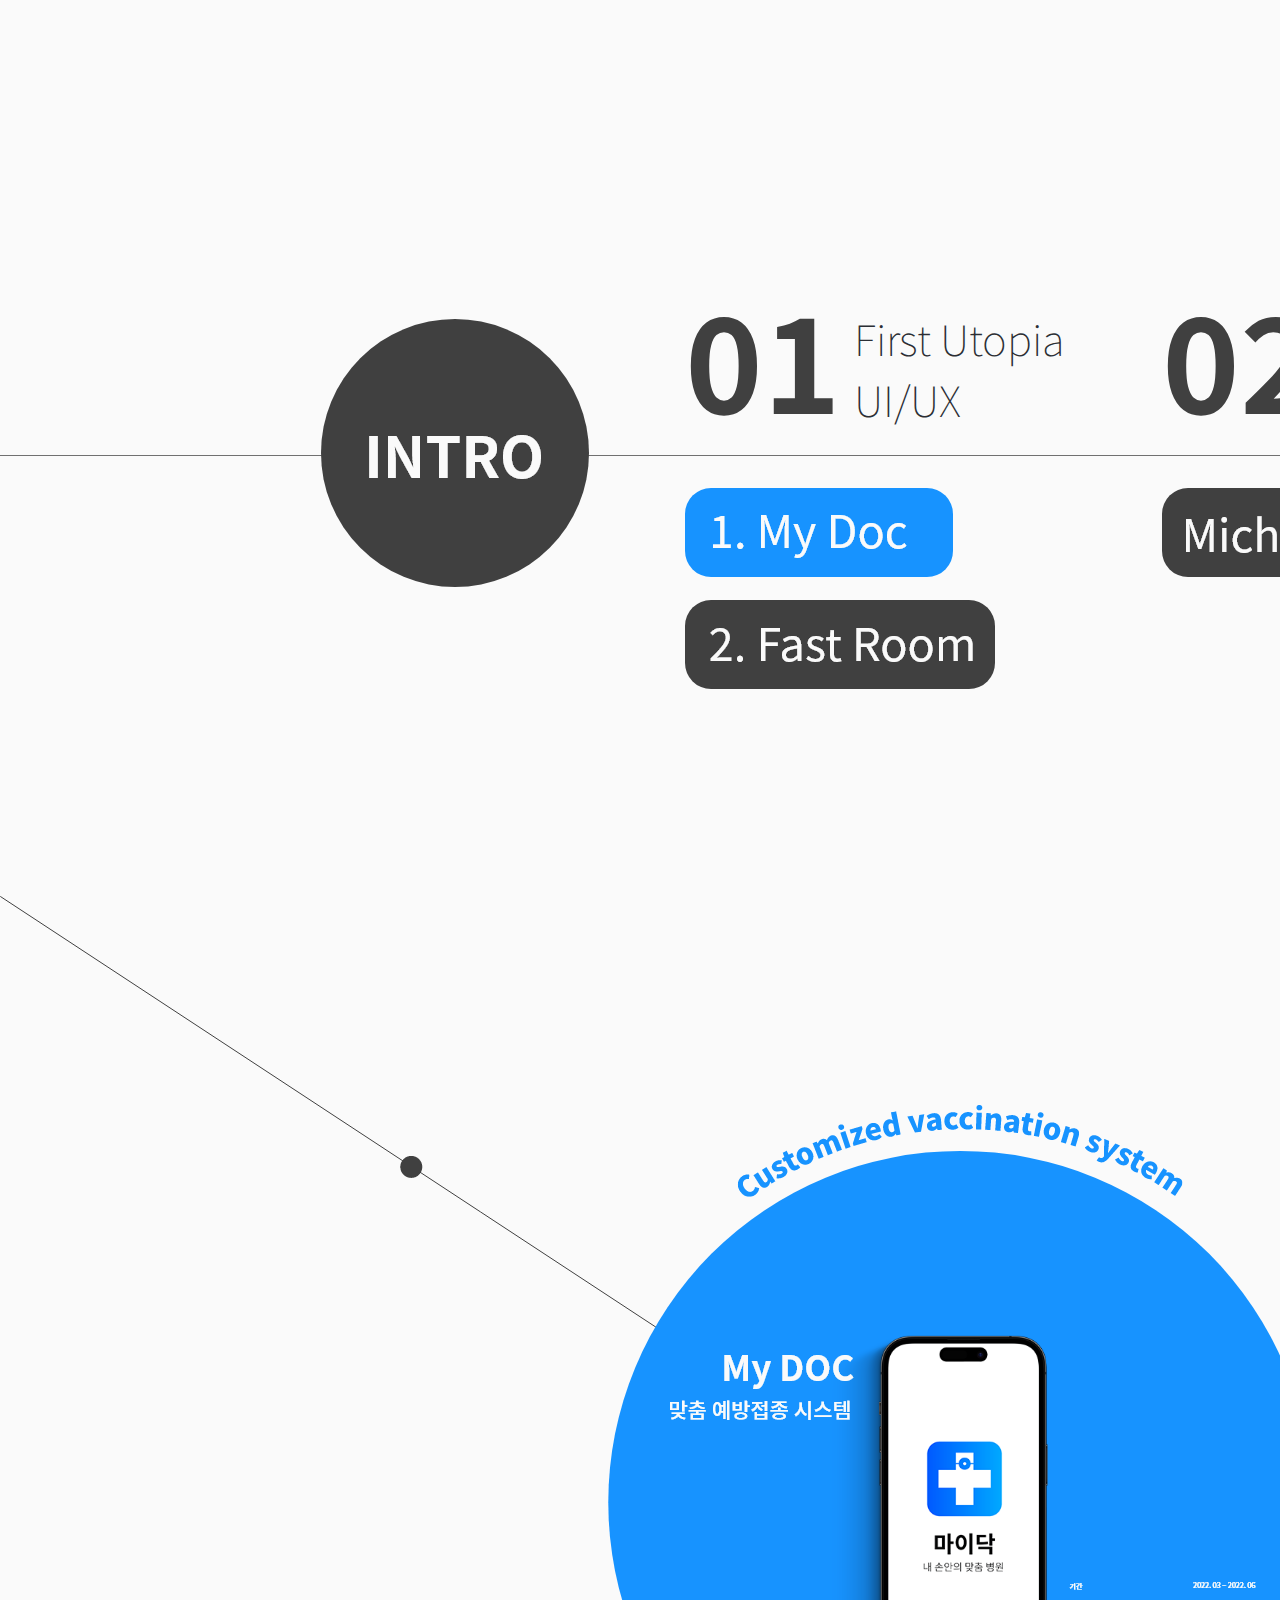
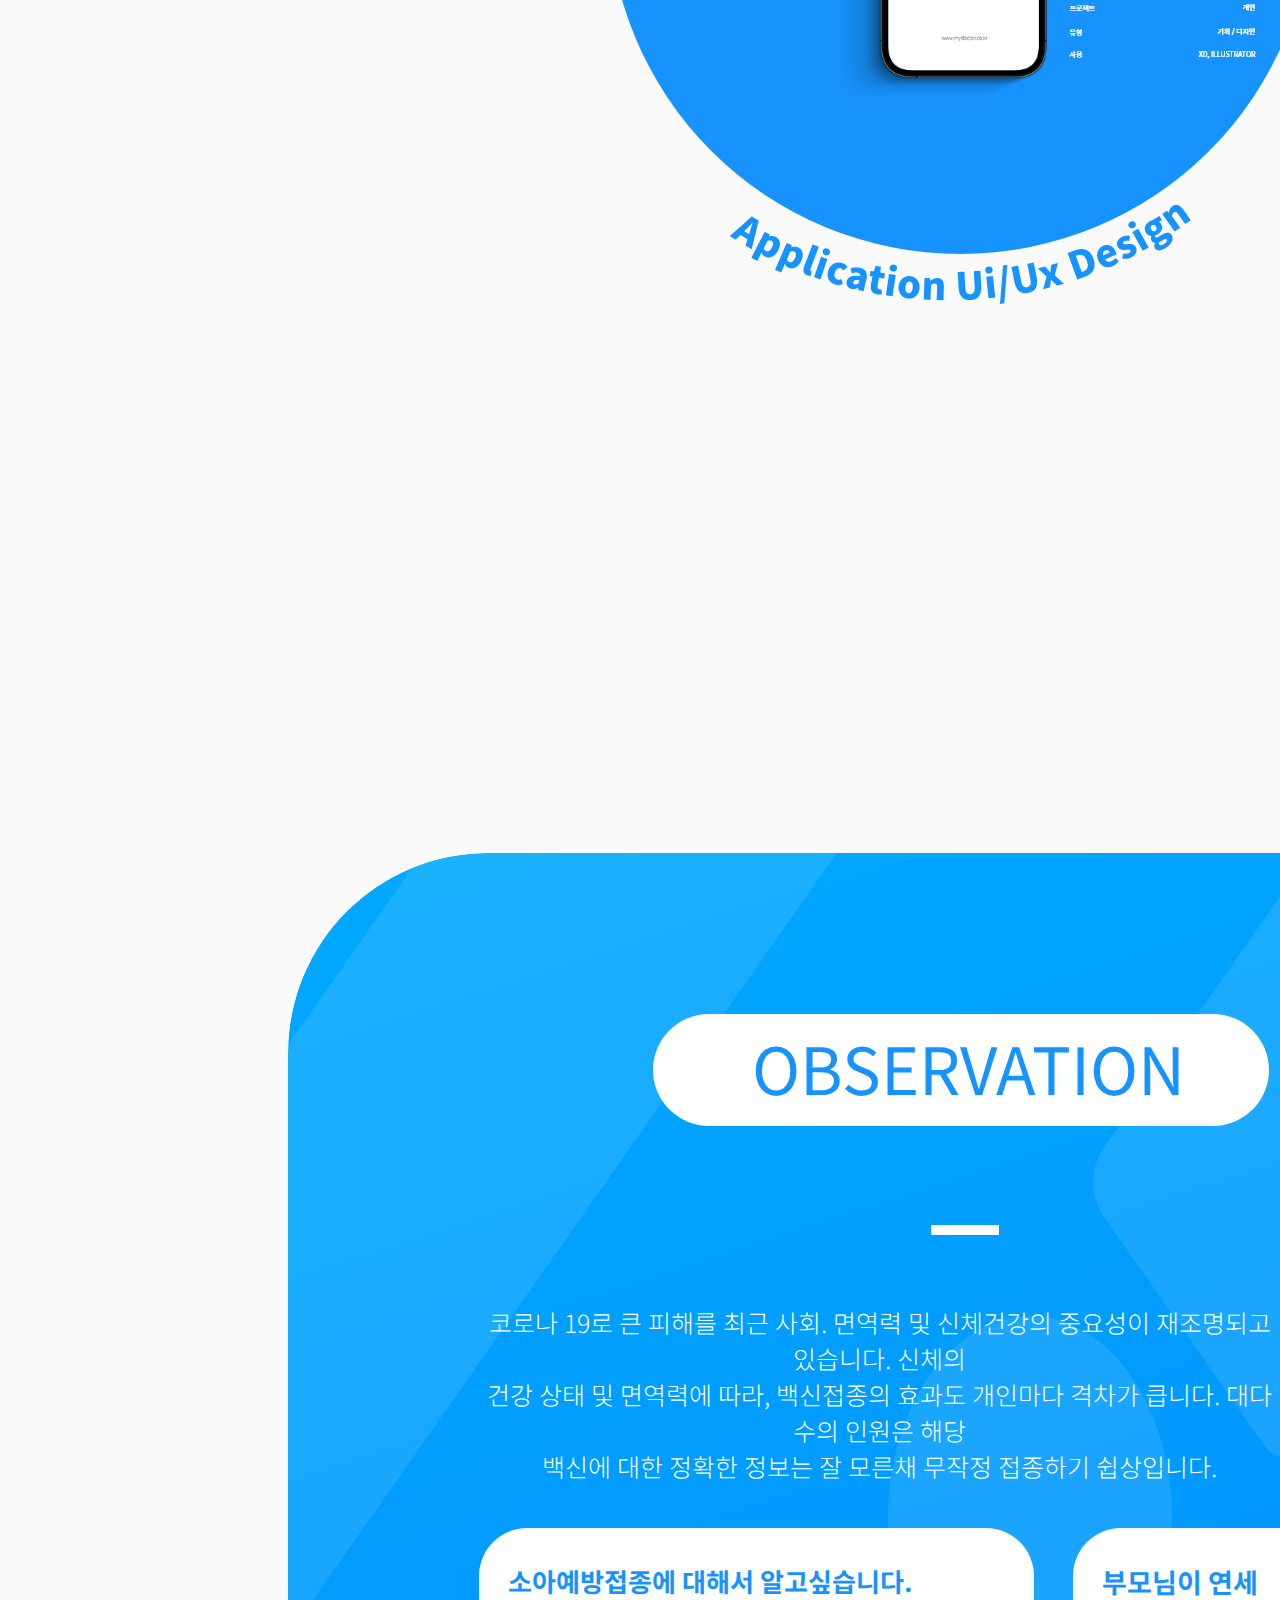
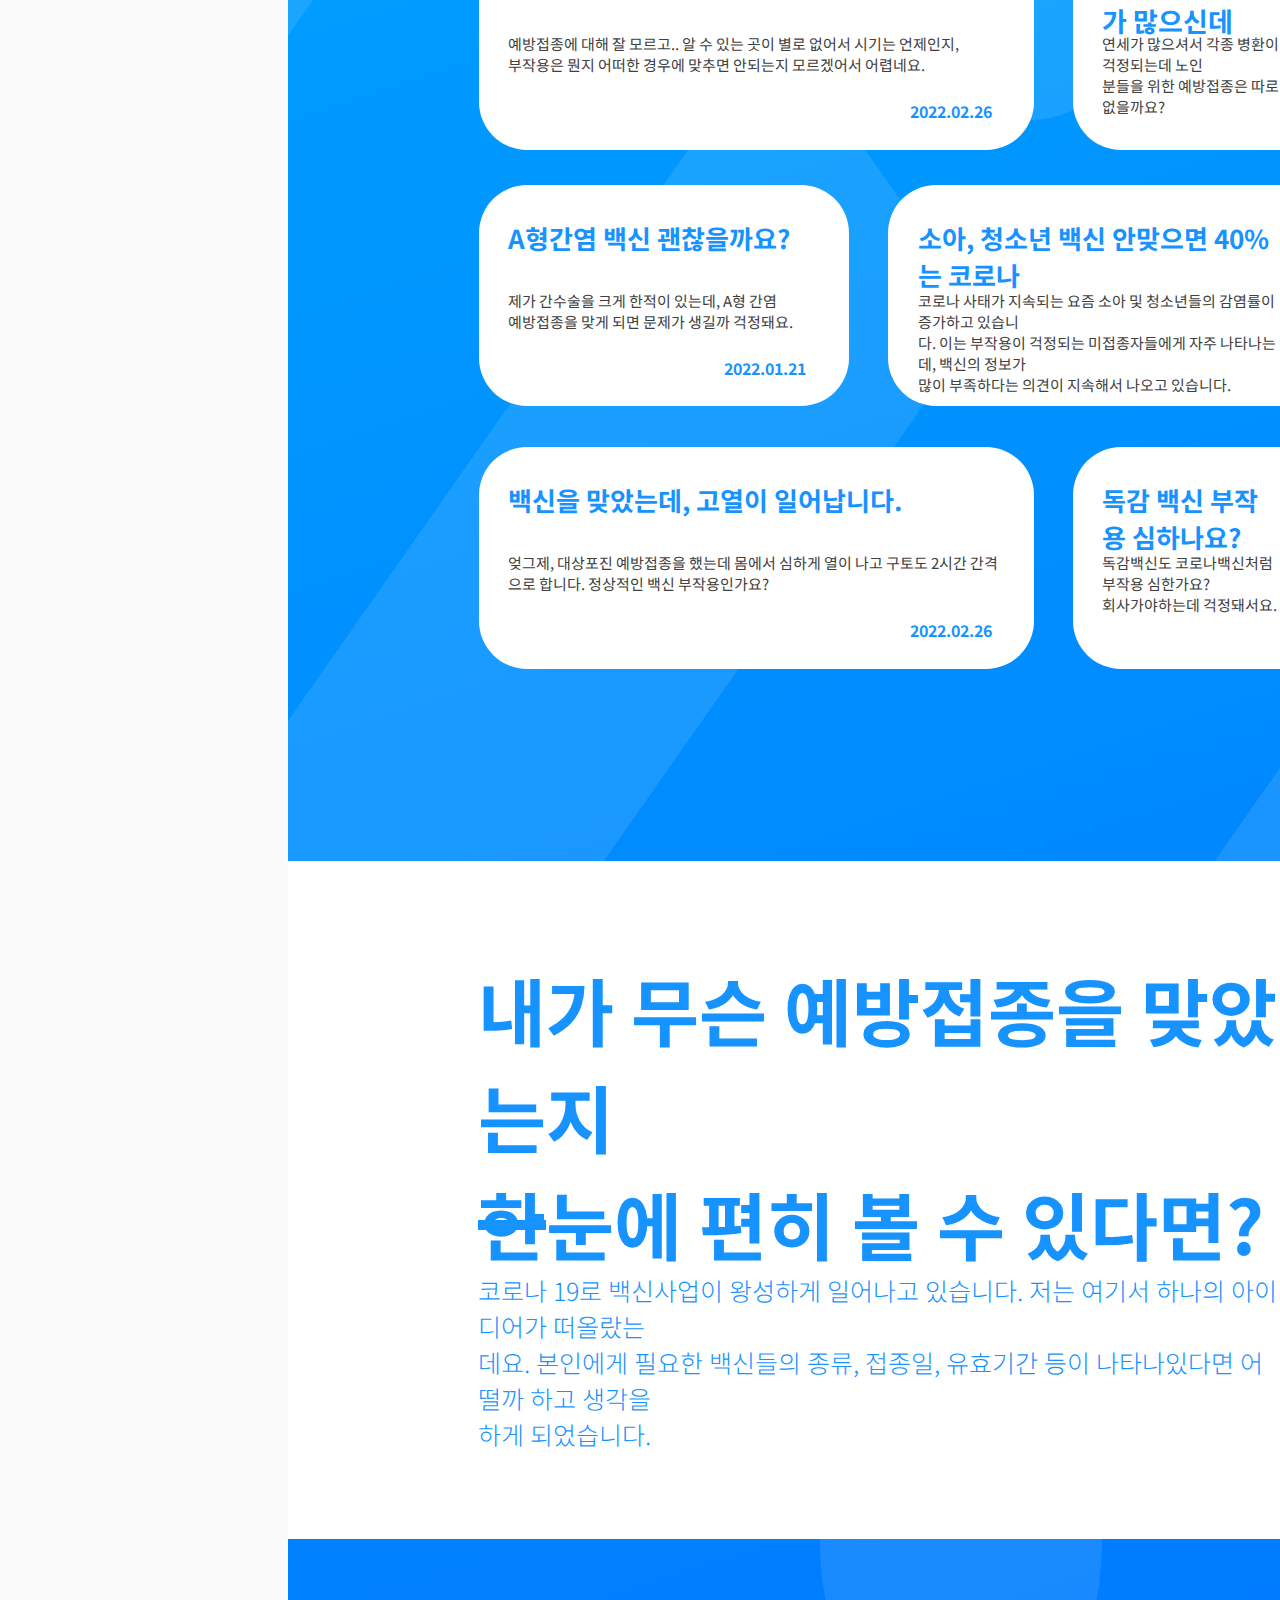
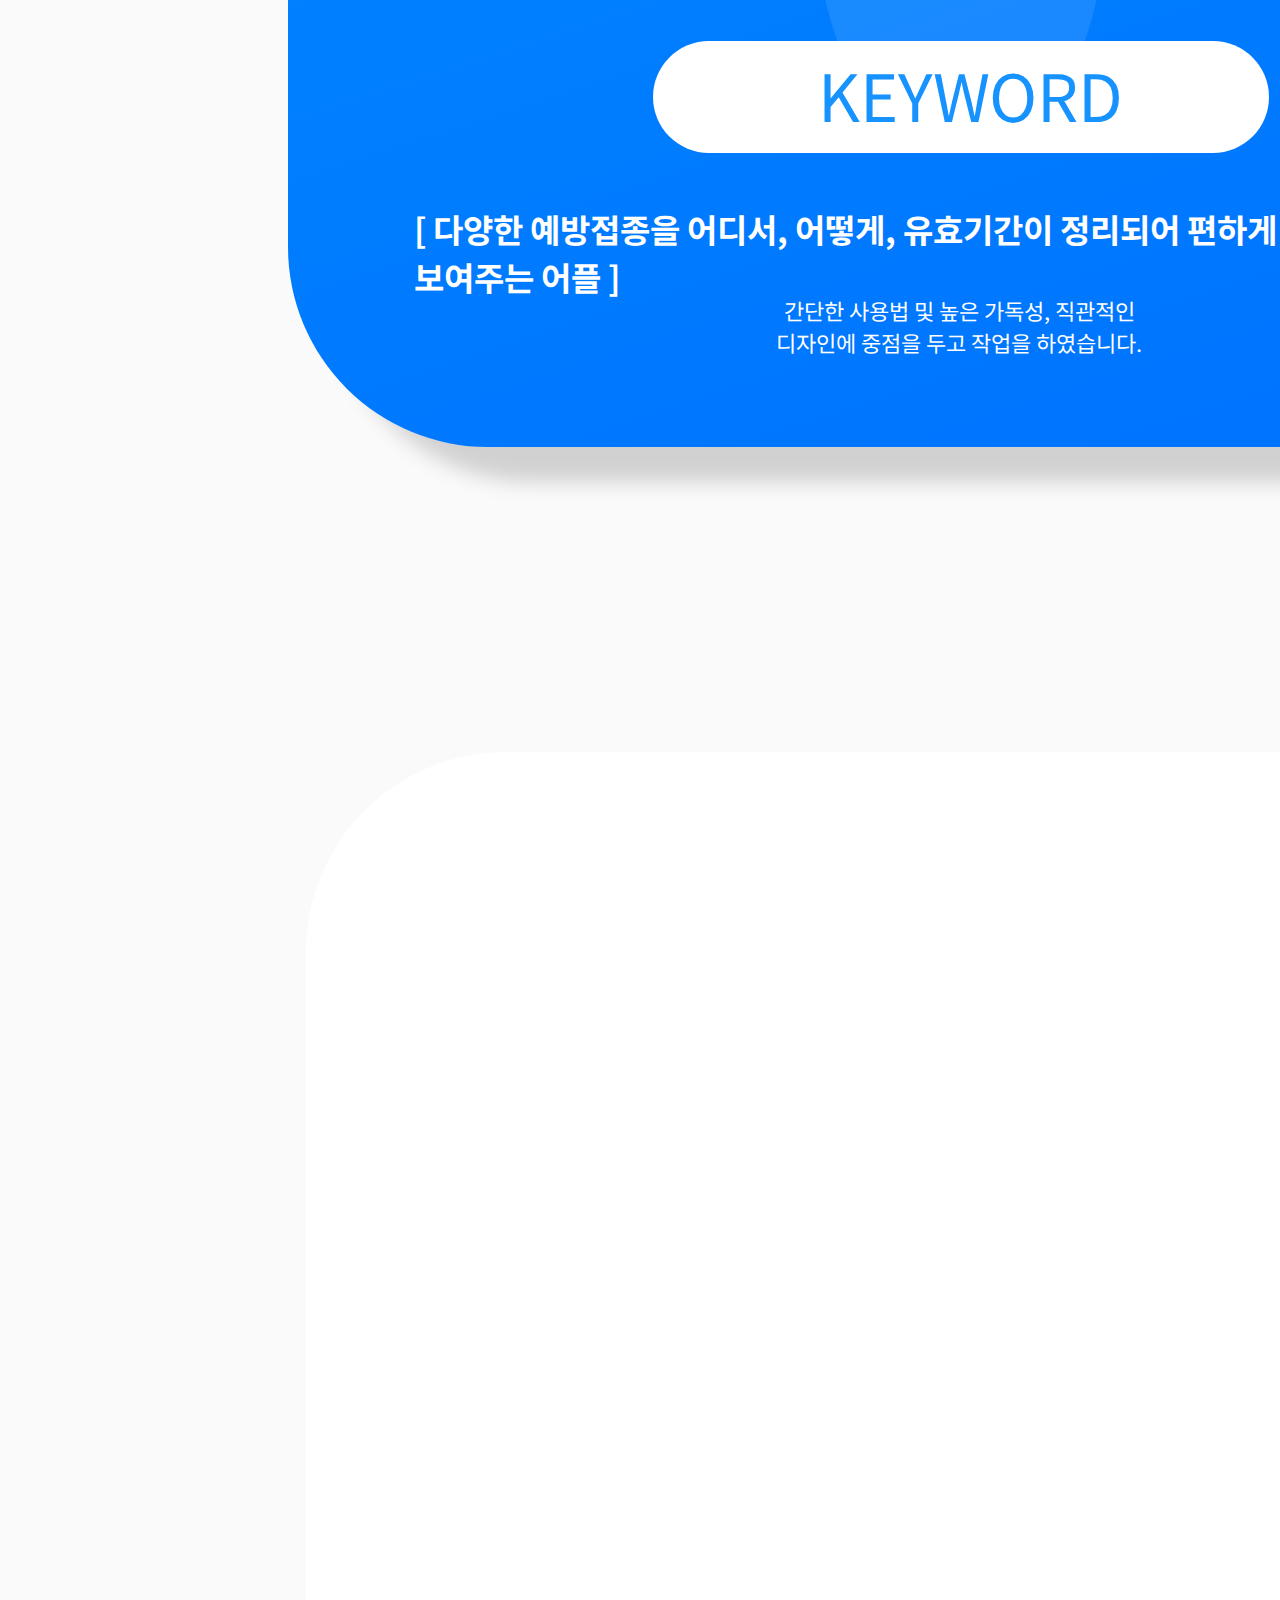
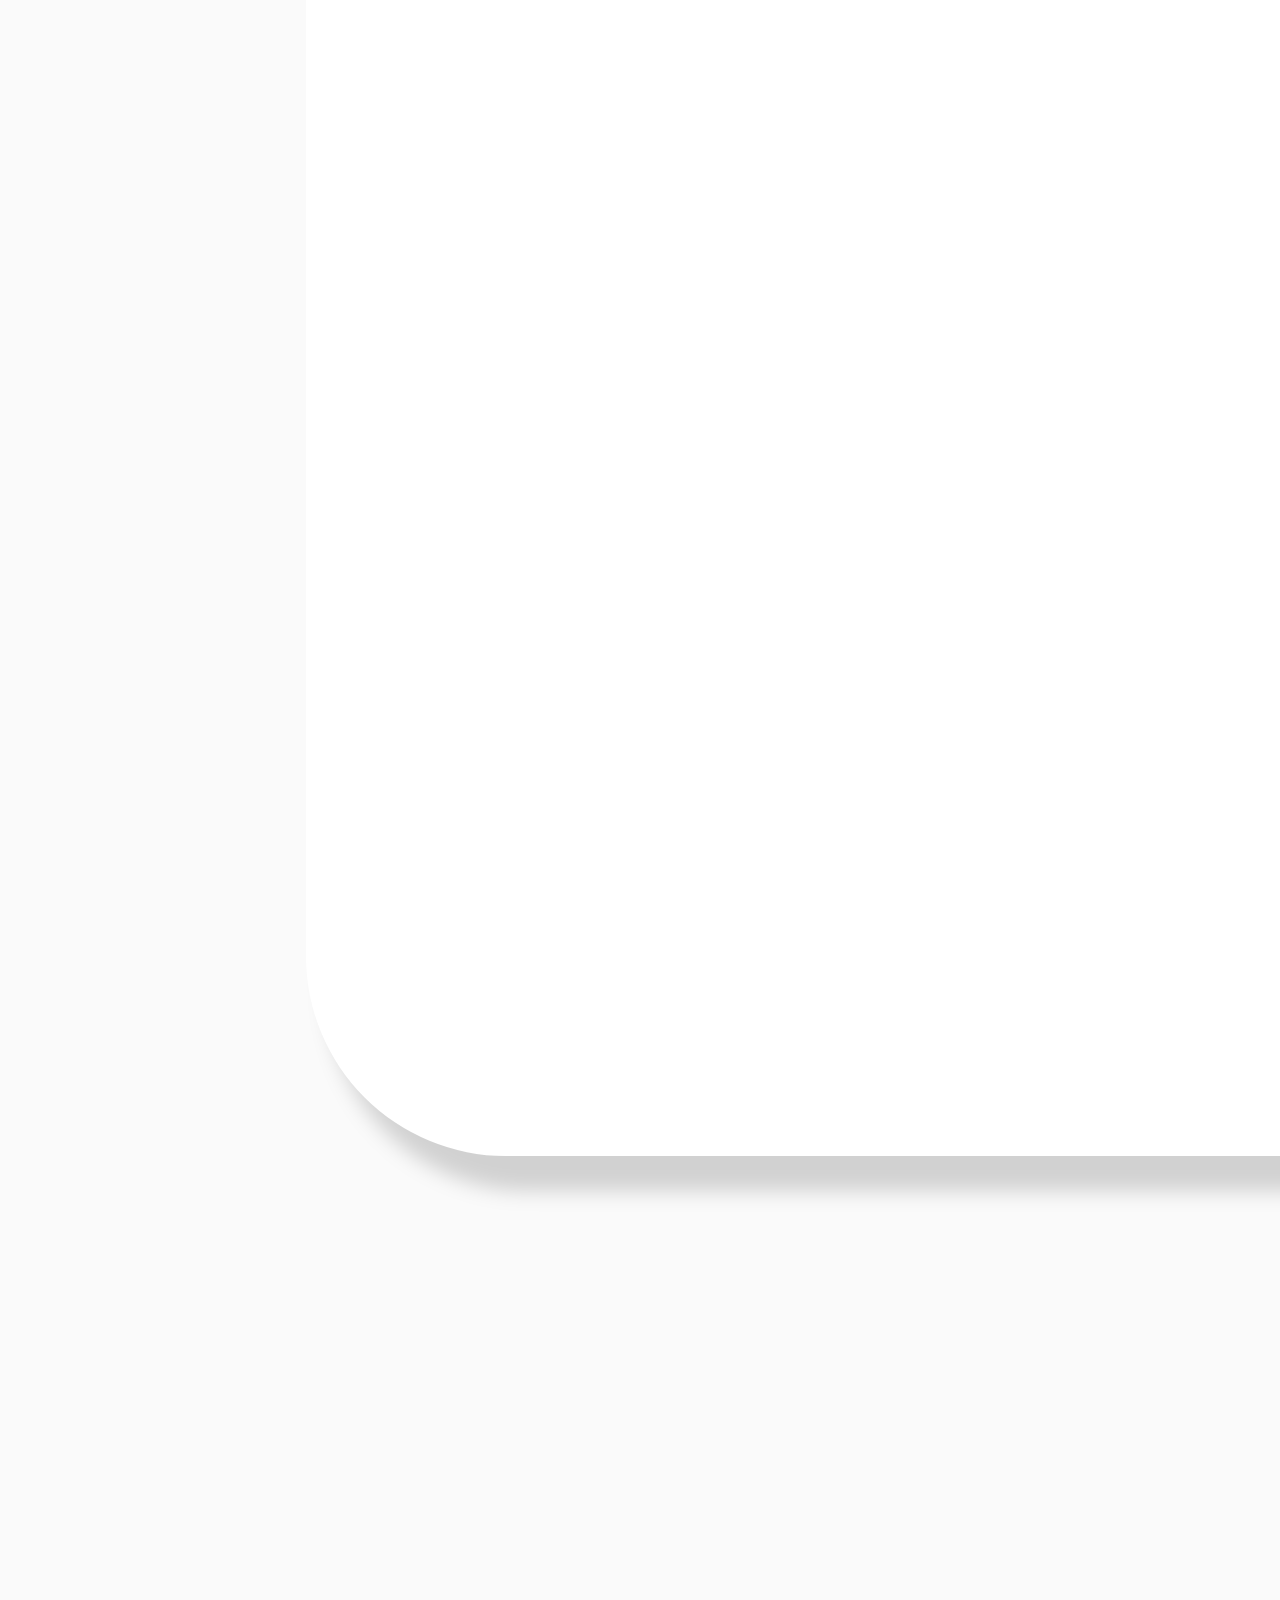
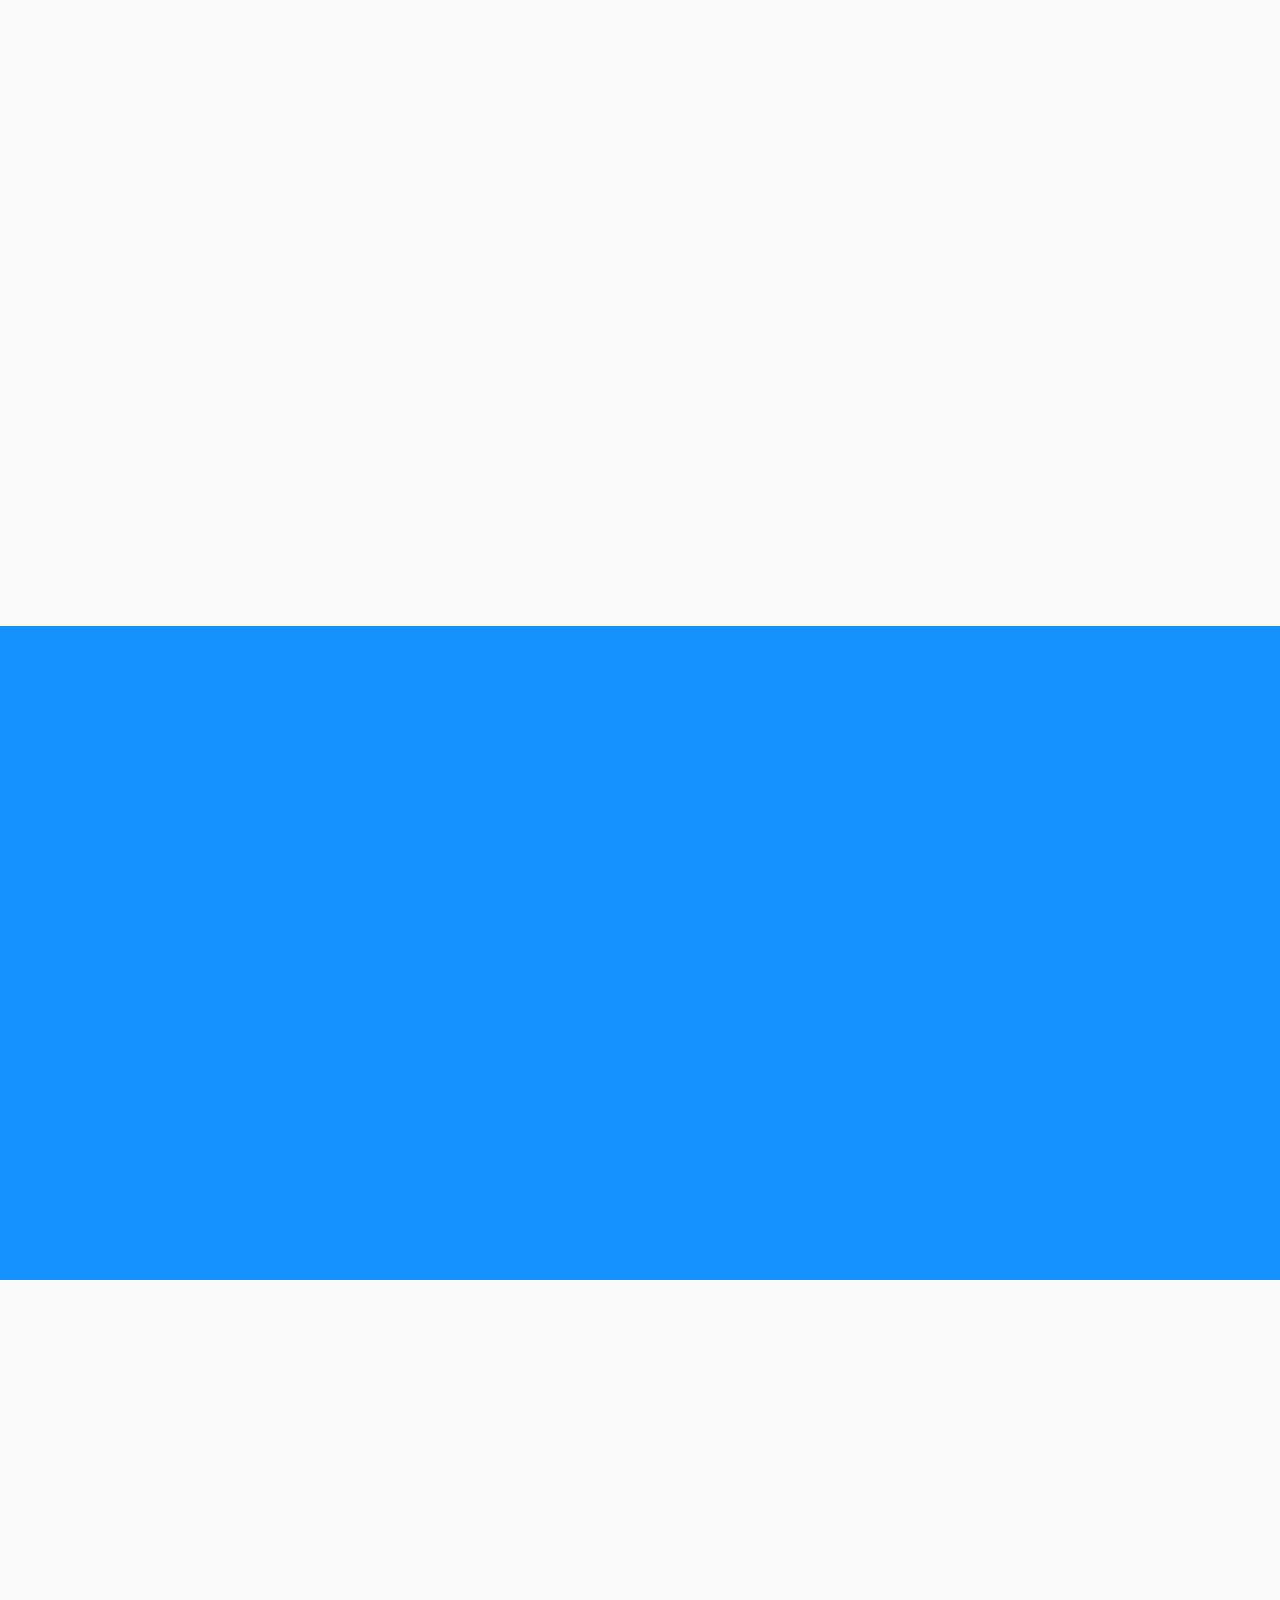
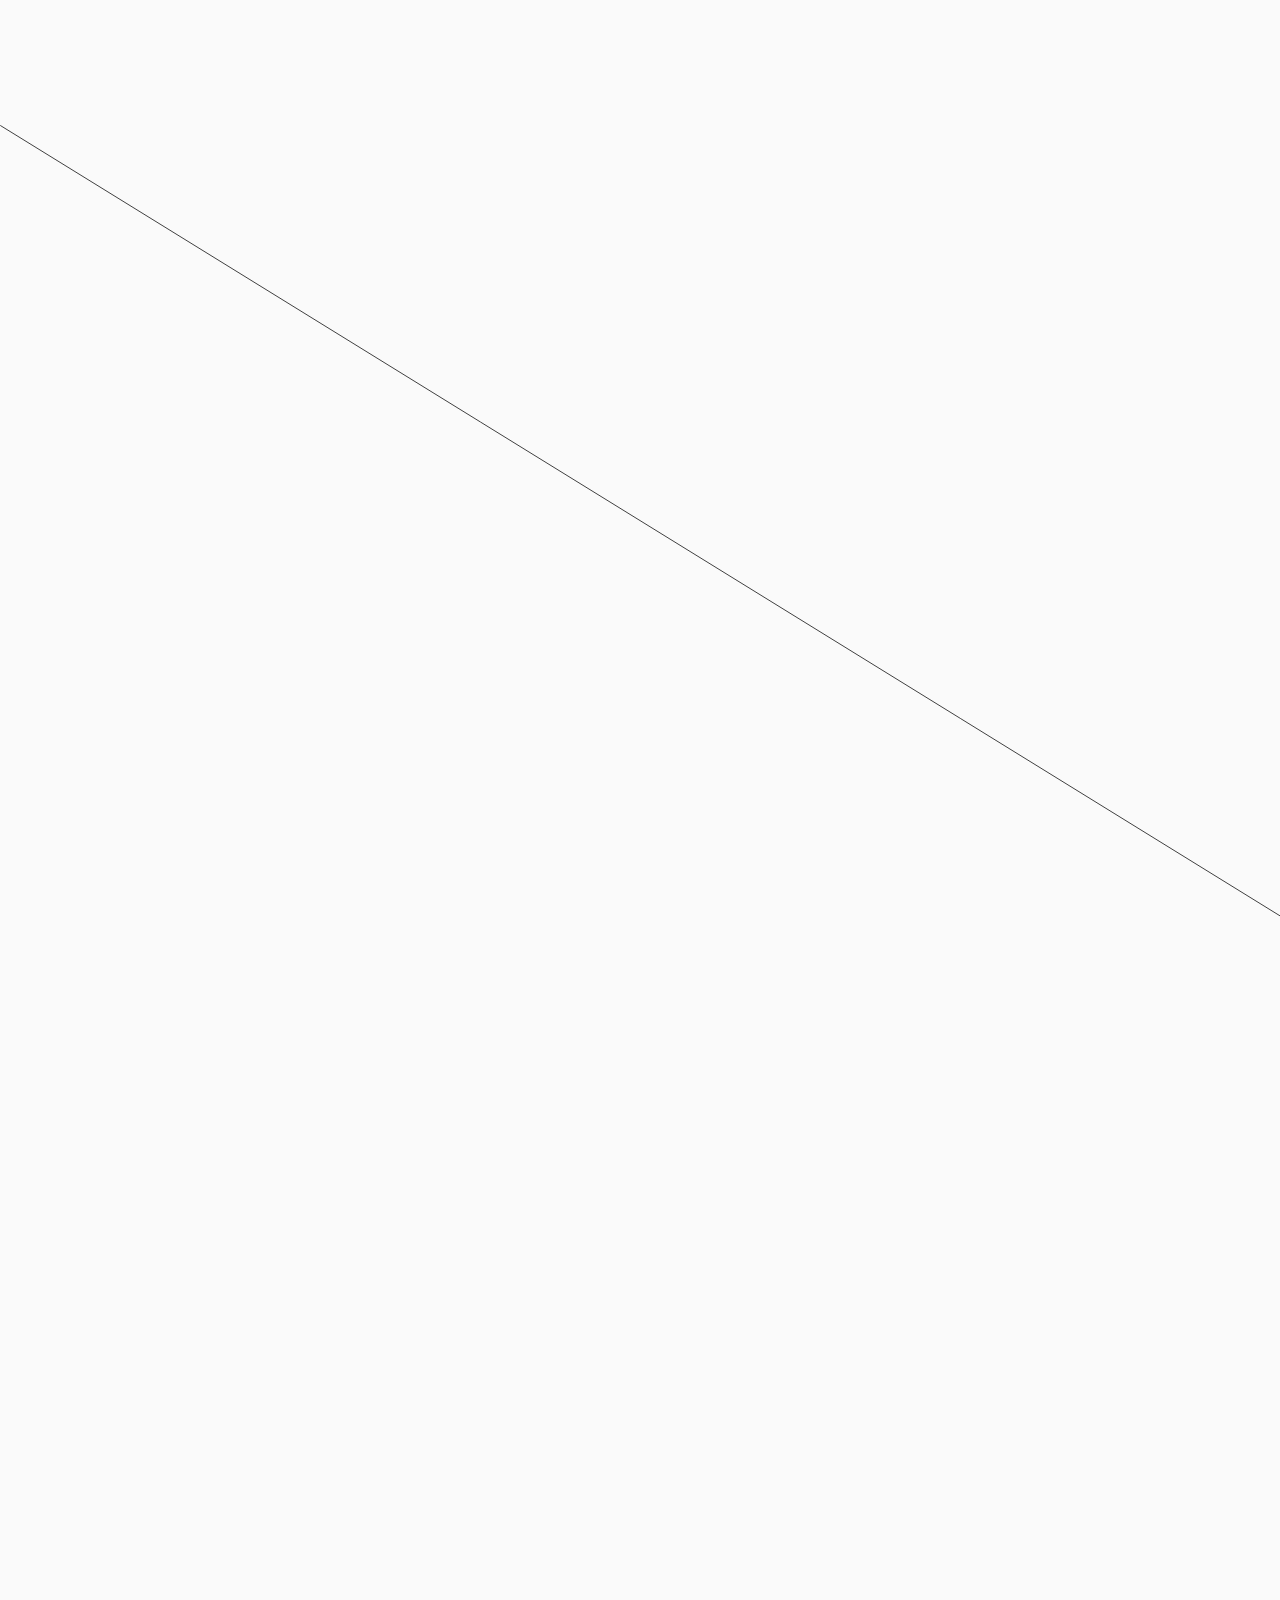
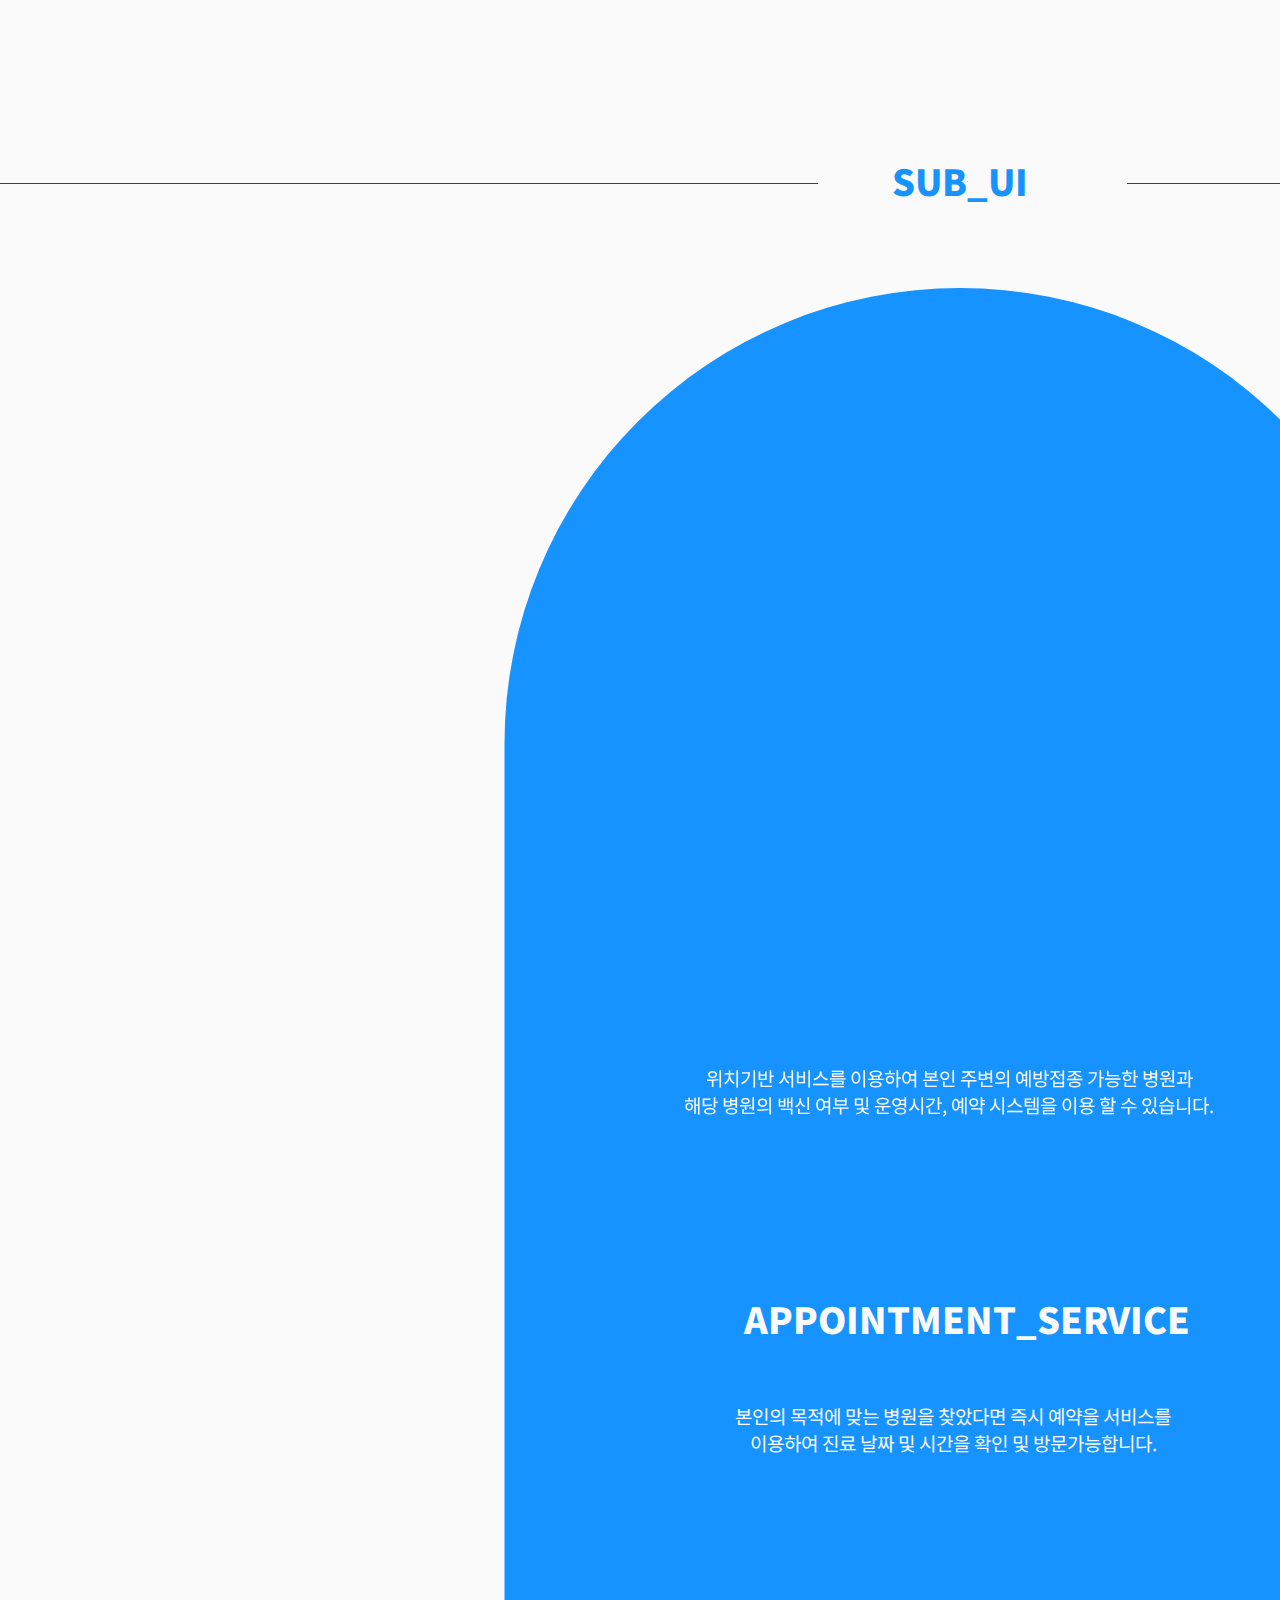
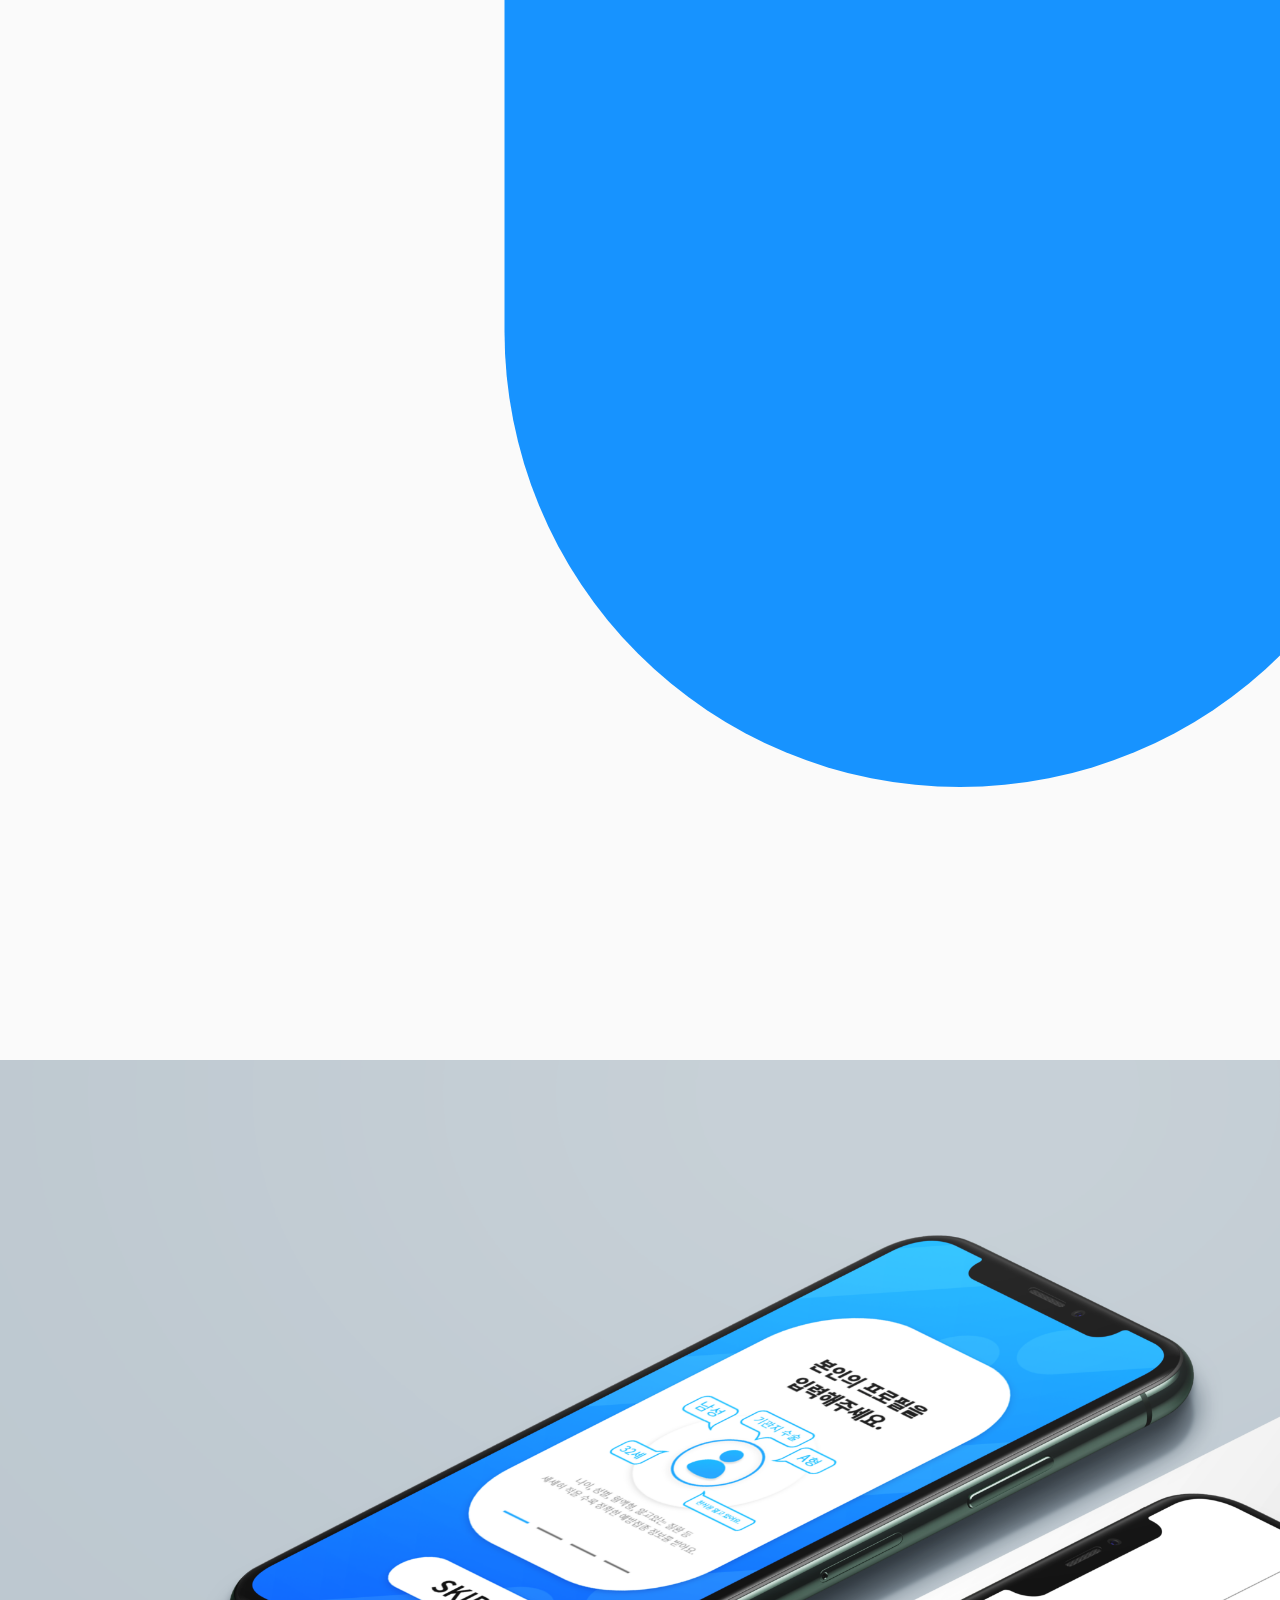
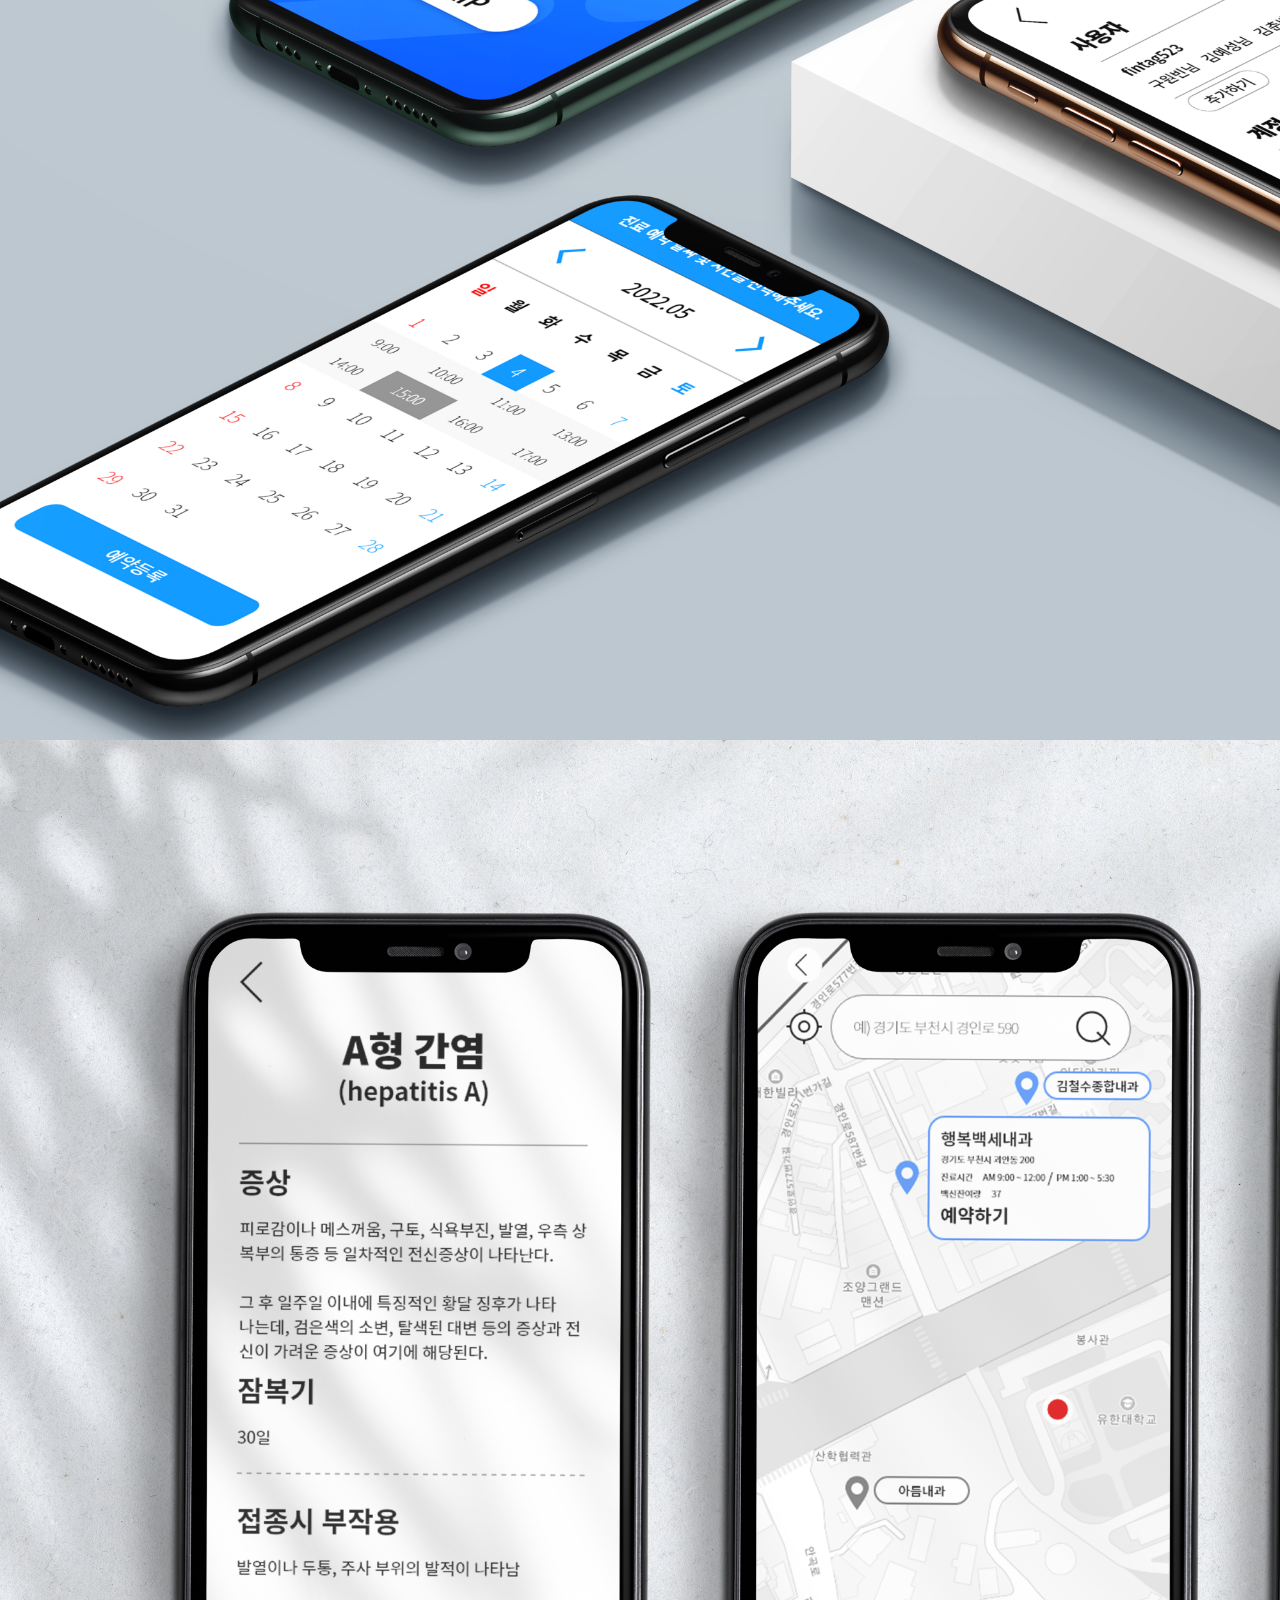
<file: sub01.html>
<!DOCTYPE html>
<html lang="kr">
<head>
    <meta charset="UTF-8">
    <meta http-equiv="X-UA-Compatible" content="IE=edge">
    <meta name="viewport" content="width=device-width, initial-scale=1.0">
    <title>KOOWONBIN_PORTFOLIO_UI/UX1</title>
    <link href="https://unpkg.com/aos@2.3.1/dist/aos.css" rel="stylesheet">
    <link rel="stylesheet" href="master.css">
</head>
<body>
    <section>
        <div class="wrap">
            <div class="wrap2">
                <div class="sub01_bg">
                    <img src="img/vector/sub1/bg.png">
                </div>
                <div class="intro">
                    <a href="index.html" alt="인트로"><img src="img/vector/sub1/intro.png"></a>
                </div>
                <div class="sub01_line">
                    <img src="img/vector/sub1/sub01_line.png">
                </div>
                <div class="sub01_01">
                    01
                </div>
                <div class="first_utopia">
                    First Utopia<p></p>
                    UI/UX
                </div>
                <div class="sub01_mydoc">
                    <div data-aos="flip-up" data-aos-duration="1200">
                    <img src="img/vector/sub1/mydoc.png">
                    </div>
                </div>
                <div class="sub01_fastroom">
                    <a href="sub02.html" alt="패스트룸"> <img src="img/vector/sub1/fastroom.png"></a>
                </div>
                <div class="sub01_02">
                    02
                </div>
                <div class="second_utopia">
                    Second Utopia<p></p>
                    WEB
                </div>
                <div class="sub01_mc">
                    <a href="sub03.html" alt="미켈란젤로"><img src="img/vector/sub1/mc.png"></a>
                </div>
                <div class="sub01_img">
                    <img src="img/vector/sub1/sub01_img.png">
                </div>
                <div class="sub01_img2">
                    <img src="img/vector/sub1/sub01_img2.png">
                </div>
                <div class="observation">
                    OBSERVATION
                </div>
                <div class="sub01_line2"></div>
                <div class="sub01text">
                    코로나 19로 큰 피해를 최근 사회. 면역력 및 신체건강의 중요성이 재조명되고 있습니다. 신체의<p></p>
                    건강 상태 및 면역력에 따라, 백신접종의 효과도 개인마다 격차가 큽니다. 대다수의 인원은 해당<p></p>
                    백신에 대한 정확한 정보는 잘 모른채 무작정 접종하기 쉽상입니다.
                </div>
                <div class="sub01text2">
                    소아예방접종에 대해서 알고싶습니다.
                </div>
                <div class="sub01text3">
                    예방접종에 대해 잘 모르고.. 알 수 있는 곳이 별로 없어서 시기는 언제인지,<p></p> 
                    부작용은 뭔지 어떠한 경우에 맞추면 안되는지 모르겠어서 어렵네요.
                </div>
                <div class="sub01text4">
                    2022.02.26
                </div>
                <div class="sub01text5">
                    부모님이 연세가 많으신데
                </div>
                <div class="sub01text6">
                    연세가 많으셔서 각종 병환이 걱정되는데 노인<p></p>
                    분들을 위한 예방접종은 따로 없을까요?
                </div>
                <div class="sub01text7">
                    2022.04.18
                </div>
                <div class="sub01text8">
                    A형간염 백신 괜찮을까요?
                </div>
                <div class="sub01text9">
                    제가 간수술을 크게 한적이 있는데, A형 간염<p></p>
                    예방접종을 맞게 되면 문제가 생길까 걱정돼요.
                </div>
                <div class="sub01text10">
                    2022.01.21
                </div>
                <div class="sub01text11">
                    소아, 청소년 백신 안맞으면 40%는 코로나
                </div>
                <div class="sub01text12">
                    코로나 사태가 지속되는 요즘 소아 및 청소년들의 감염률이 증가하고 있습니<p></p>
                    다. 이는 부작용이 걱정되는 미접종자들에게 자주 나타나는데, 백신의 정보가<p></p>
                     많이 부족하다는 의견이 지속해서 나오고 있습니다.
                </div>
                <div class="sub01text13">
                    2022.08.02
                </div>
                <div class="sub01text14">
                    백신을 맞았는데, 고열이 일어납니다.
                </div>
                <div class="sub01text15">
                    엊그제, 대상포진 예방접종을 했는데 몸에서 심하게 열이 나고 구토도 2시간 간격<p></p>
                    으로 합니다. 정상적인 백신 부작용인가요?
                </div>
                <div class="sub01text16">
                    2022.02.26
                </div>
                <div class="sub01text17">
                    독감 백신 부작용 심하나요?
                </div>
                <div class="sub01text18">
                    독감백신도 코로나백신처럼 부작용 심한가요?<p></p>
                    회사가야하는데 걱정돼서요.
                </div>
                <div class="sub01text19">
                    2022.10.11
                </div>
                <div class="sub01text20">
                    내가 무슨 예방접종을 맞았는지<p></p>
                    한눈에 편히 볼 수 있다면?
                </div>
                <div class="sub01_line3"></div>
                <div class="sub01text21">
                    코로나 19로 백신사업이 왕성하게 일어나고 있습니다. 저는 여기서 하나의 아이디어가 떠올랐는<p></p>
                    데요. 본인에게 필요한 백신들의 종류, 접종일, 유효기간 등이 나타나있다면 어떨까 하고 생각을<p></p>
                    하게 되었습니다.
                </div>
                <div class="sub01text22">
                    KEYWORD
                </div>
                <div class="sub01text23">
                    [ 다양한 예방접종을 어디서, 어떻게, 유효기간이 정리되어 편하게 보여주는 어플 ]
                </div>
                <div class="sub01text24">
                    간단한 사용법 및 높은 가독성, 직관적인<p></p>
                     디자인에 중점을 두고 작업을 하였습니다.
                </div>
                <div class="sub01_img3">
                   <img src="img/vector/sub1/sub01_img3.png">
                </div>
                <div class="identity">
                    <div data-aos="fade-up" data-aos-duration="1600">
                    IDENTITY
                    </div>
                 </div>
                 <div class="sub01text25">
                    <div data-aos="fade-up" data-aos-duration="1600">
                    최근 우리는 세계적으로 퍼졌던 감염병에 많은 아픔을 겪었습니다. 이런 경험<p></p>
                    을 바탕으로 생긴 MYDOC 은 본인에게 필요한 다양한 예방접종 정보 및 접종<p></p>
                    장소 선정을 할 수 있게 시스템과 디자인이 진행되었습니다.
                    </div>
                 </div>
                 <div class="logo">
                    <div data-aos="fade-up" data-aos-duration="1600">
                    <img src="img/vector/sub1/logo.png">
                    </div>
                 </div>
                 <div class="sub01text26">
                    <div data-aos="fade-up" data-aos-duration="1600">
                    마이닥
                    </div>
                 </div>
                 <div class="sub01text27">
                    <div data-aos="fade-up" data-aos-duration="1600">
                    깔끔함에서 나오는 편안함.
                    </div>
                 </div>
                 <div class="sub01text28">
                    <div data-aos="fade-up" data-aos-duration="1600">
                    앱의 취지가 ‘본인 맞춤 예방접종 서비스’를 보고<p></p>
                    자신만의 맞춤 의사, 건강관리사가 떠올랐습니다.
                    </div>
                 </div>
                 <div class="sub01text29">
                    <div data-aos="fade-up" data-aos-duration="1600">
                    누가봐도 한눈에 의료어플로 알아 볼 수 있도록<p></p>
                    십자가를 넣고, 본인의 맞춤 의사를 표현하기 위해<p></p>
                    의사들의 진찰경을 디자인해서 첨부하였습니다.
                    </div>
                 </div>
                 <div class="color_text1">
                    <div data-aos="fade-up" data-aos-duration="1600">
                    Color
                    </div>
                 </div>
                 <div class="color_text2">
                    <div data-aos="fade-up" data-aos-duration="1600">
                    차분함으로 칠해진.
                    </div>
                 </div>
                 <div class="color_text3">
                    <div data-aos="fade-up" data-aos-duration="1600">
                    남녀노소 가리지 않고 쉽고 친근하게 접근 할 수 있도록 직관적이고 눈에<p></p>
                    피로를 낮춰주는 컬러로 진행을 하였습니다. 파란색 계열의 색상을 조합해<p></p>
                    보다 차분하게 유저한테 보여집니다.
                    </div>
                 </div>
                 <div class="color_img">
                    <div data-aos="fade-up" data-aos-duration="1600">
                    <img src="img/vector/sub1/color.png">
                    </div>
                 </div>
                 <div class="typography_text1">
                    <div data-aos="fade-up" data-aos-duration="1600">
                    Typography
                    </div>
                 </div>
                 <div class="typography_text2">
                    <div data-aos="fade-up" data-aos-duration="1600">
                    가독성을 중심으로.
                    </div>
                    </div>
                 </div>
                 <div class="typography_text3">
                    <div data-aos="fade-up" data-aos-duration="1600">
                    고딕 서체를 사용하여, 한눈에 들어오는 디자인을 중심으로 기획했습니다.<p></p>
                    세계적으로 가장 대중적인 Noto Sans 시리즈와 한국에서 큰 인기를 끌은<p></p>
                    옴니고딕을 기반으로 디자인됩니다.
                    </div>
                 </div>
                 <div class="ty">
                    <div data-aos="fade-up" data-aos-duration="1600">
                    <img src="img/vector/sub1/ty.png">
                    </div>
                 </div>
                 <div class="sub01_ve">
                    <div data-aos="fade-up" data-aos-duration="1600">
                    <img src="img/vector/sub1/sub01_ve.png">
                    </div>
                 </div>
                 <div class="designto">
                    <div data-aos="fade-right" data-aos-duration="1600">
                    DESIGN TO
                    </div>
                 </div>
                 <div class="mydoc2">
                    <div data-aos="fade-up" data-aos-duration="1600">
                    MY DOC
                    </div>
                 </div>
                 <div class="mainui">
                    <div data-aos="fade-up" data-aos-duration="1600">
                    MAIN_UI
                    </div>
                 </div>
                 <div class="mainuiinfo">
                    <div data-aos="fade-down" data-aos-duration="1600">
                    멀티프로필을 이용하여 본인만이<p></p>
                    아닌 다른 사람의 추천 예방접종 정보<p></p>
                    또한 알 수 있습니다.
                    </div>
                 </div>
                 <div class="sub01_dp1">
                    <img src="img/vector/sub1/dp.png">
                 </div>
                 <div class="sub01_main">
                    <div data-aos="fade-up" data-aos-duration="1000">
                    <img src="img/vector/sub1/main.png">
                    </div>
                 </div>
                 <div class="sub01_main2">
                    <div data-aos="fade-up" data-aos-duration="1600">
                    <img src="img/vector/sub1/main2.png">
                    </div>
                 </div>
                 <div class="sub01_main3">
                    <div data-aos="fade-up" data-aos-duration="2200">
                    <img src="img/vector/sub1/main3.png">
                    </div>
                 </div>
                 <div class="sub01_main4">
                    <div data-aos="fade-up" data-aos-duration="1000">
                    <img src="img/vector/sub1/main4.png">
                    </div>
                 </div>
                 <div class="sub01_main5">
                    <div data-aos="fade-up" data-aos-duration="1600">
                    <img src="img/vector/sub1/main5.png">
                    </div>
                 </div>
                 <div class="contentsui">
                    <div data-aos="fade-up" data-aos-duration="1600">
                    CONTENTS_UI
                    </div>
                 </div>
                 <div class="contentsuiinfo">
                    <div data-aos="fade-down" data-aos-duration="1600">
                    멀티프로필을 이용하여 본인만이<P></P>
                    아닌 다른 사람의 추천 예방접종<P></P>
                    정보 또한 알 수 있습니다.
                    </div>
                 </div>
                 <div class="sub01_ve2">
                    <div data-aos="zoom-in-left" data-aos-duration="1600">
                    <img src="img/vector/sub1/ve2.png">
                    </div>
                 </div>
                 <div class="sub01_dp2">
                    <img src="img/vector/sub1/dp2.png">
                 </div>
                 <div class="sub01_main6">
                    <div data-aos="fade-up" data-aos-duration="1600">
                    <img src="img/vector/sub1/main6.png">
                    </div>
                </div>
                <div class="sub01_main7">
                    <div data-aos="fade-up" data-aos-duration="1600">
                    <img src="img/vector/sub1/main7.png">
                    </div>
                </div>
                <div class="sub01_main8">
                    <div data-aos="fade-up" data-aos-duration="1600">
                    <img src="img/vector/sub1/main8.png">
                    </div>   
                 </div>
                 <div class="sub01_main9">
                    <div data-aos="fade-up" data-aos-duration="1600">
                    <img src="img/vector/sub1/main9.png">
                    </div>
                </div>
                <div class="sub01_ve3">
                    <div data-aos="fade-left" data-aos-duration="1600">
                        <img src="img/vector/sub1/ve3.png">
                    </div>
                 </div>
                 <div class="workui">
                    <div data-aos="fade-left" data-aos-duration="1600">
                    WORK_THROUGH
                    </div>
                 </div>
                 <div class="workinfo">
                    <div data-aos="fade-left" data-aos-duration="1600">
                    워크스루는 사용자에게 앱 시스템 소개 및<P></P>
                    사용 방법을 지시합니다.
                    </div>
                 </div>
                 <div class="sub01_dp3">
                    <img src="img/vector/sub1/dp3.png">
                 </div>
                 <div class="sub01_main10">
                    <div data-aos="fade-up" data-aos-duration="1600">
                    <img src="img/vector/sub1/main10.png">
                    </div>
                </div>
                <div class="sub01_main11">
                    <div data-aos="fade-up" data-aos-duration="1600">
                    <img src="img/vector/sub1/main11.png">
                    </div>
                </div>
                <div class="sub01_main12">
                    <div data-aos="fade-up" data-aos-duration="2200">
                    <img src="img/vector/sub1/main12.png">
                    </div>
                </div>
                <div class="sub01_main13">
                    <div data-aos="fade-up" data-aos-duration="2200">
                    <img src="img/vector/sub1/main13.png">
                    </div>
                </div>
                <div class="sub01_main14">
                    <div data-aos="fade-up" data-aos-duration="1600">
                    <img src="img/vector/sub1/main14.png">
                    </div>
                </div>
                 <div class="sub01_ui">
                    SUB_UI
                 </div>
                 <div class="sub01text30">
                    위치기반 서비스를 이용하여 본인 주변의 예방접종 가능한 병원과<p></p>
                    해당 병원의 백신 여부 및 운영시간, 예약 시스템을 이용 할 수 있습니다.
                 </div>
                 <div class="sub01text31">
                    APPOINTMENT_SERVICE
                 </div>
                 <div class="sub01text32">
                    본인의 목적에 맞는 병원을 찾았다면 즉시 예약을 서비스를<p></p>
                    이용하여 진료 날짜 및 시간을 확인 및 방문가능합니다.
                 </div>
                 <div class="sub01_mockup">
                    <img src="img/vector/sub1/img1.png">
                 </div>
                 <div class="sub01_mockup2">
                    <img src="img/vector/sub1/img2.png">
                 </div>
                </div>
            </div>
        </div>
    </section>
    <script src="https://unpkg.com/aos@2.3.1/dist/aos.js"></script>
    <script>
        AOS.init();
      </script> 
</body>
</html>
</file>
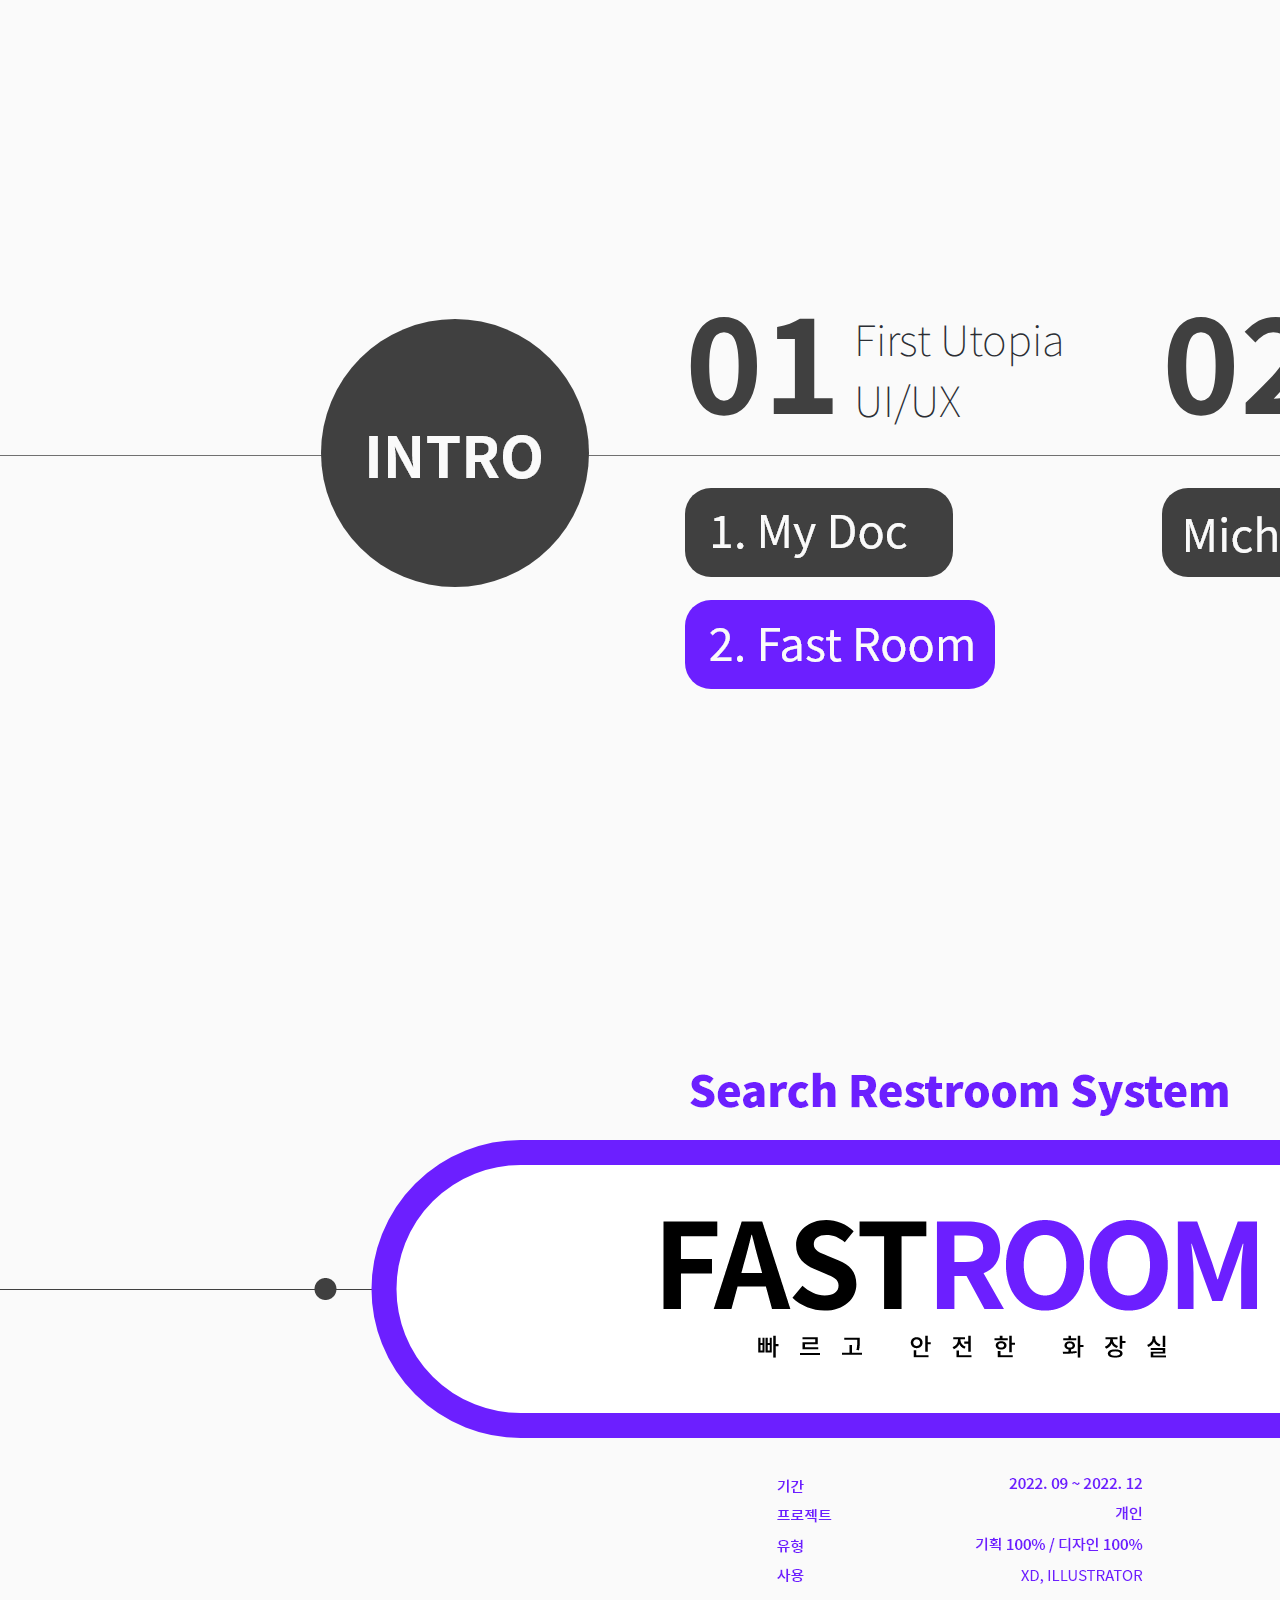
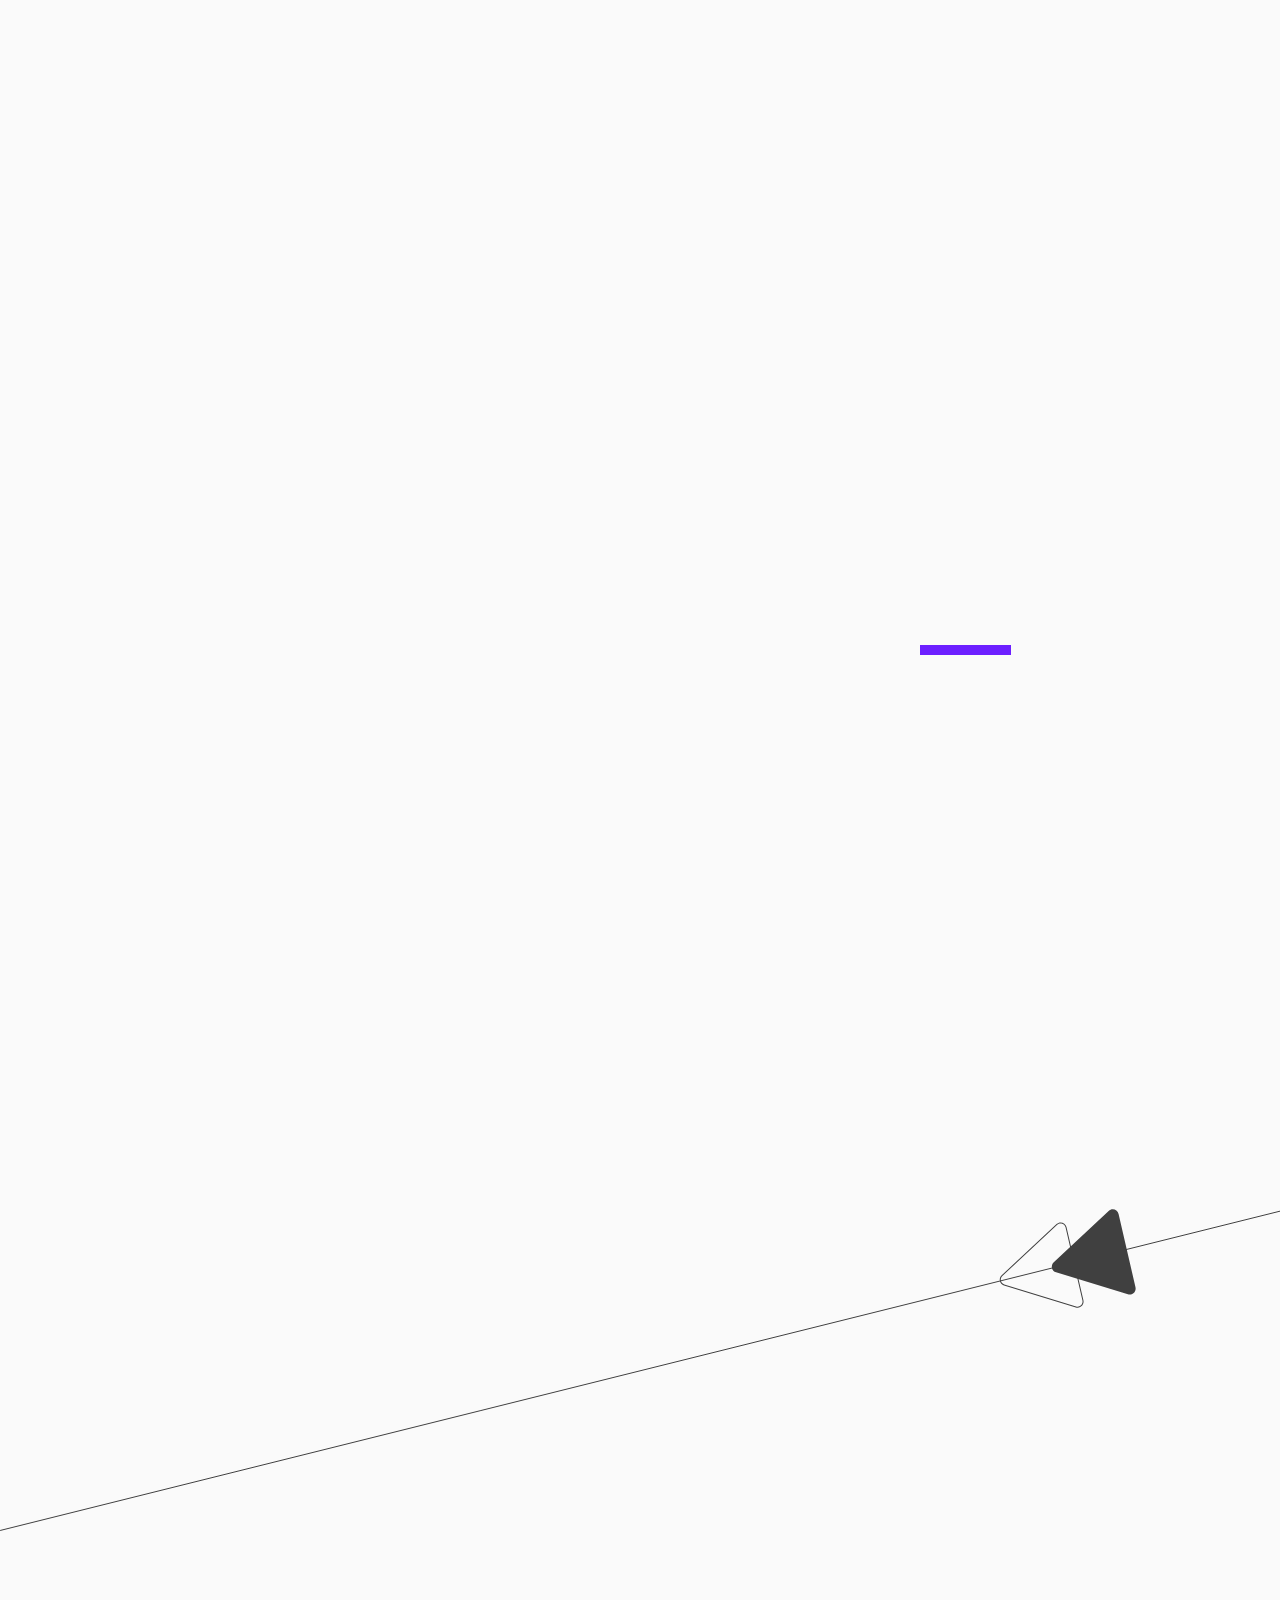
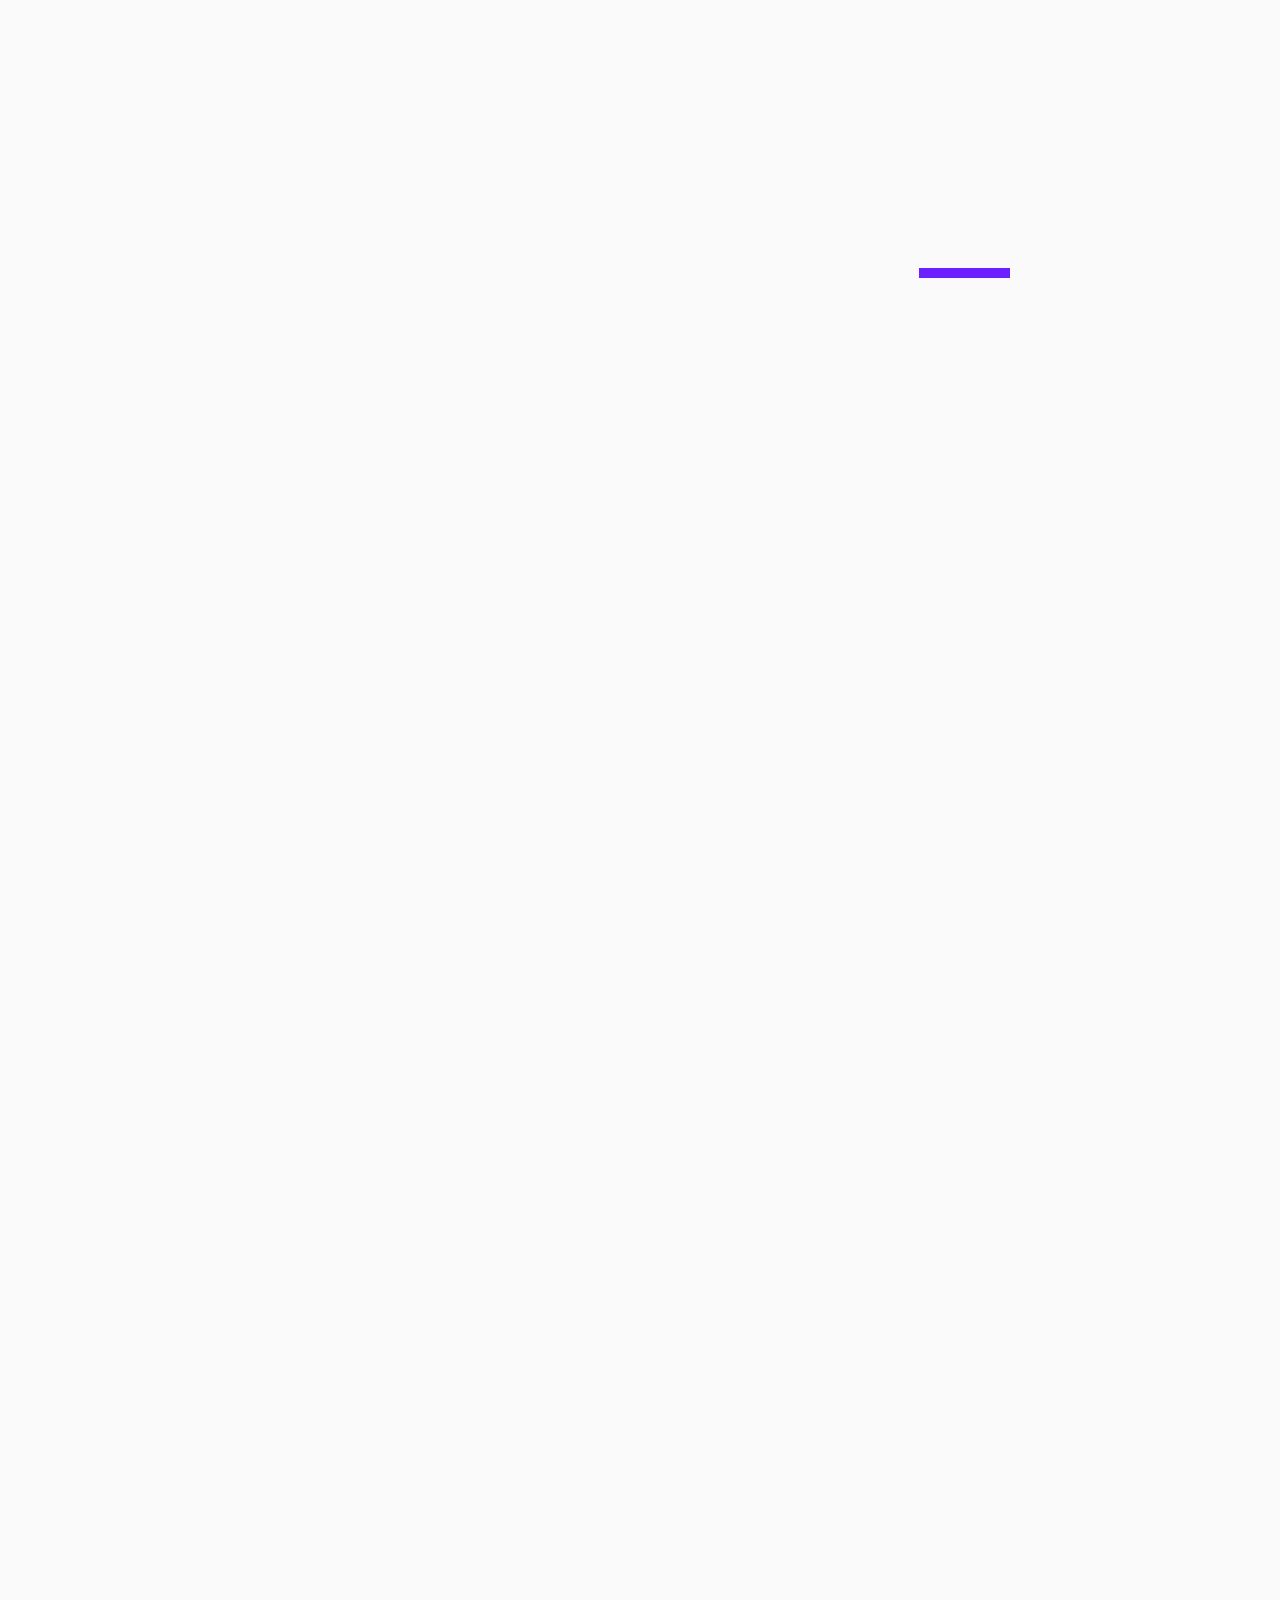
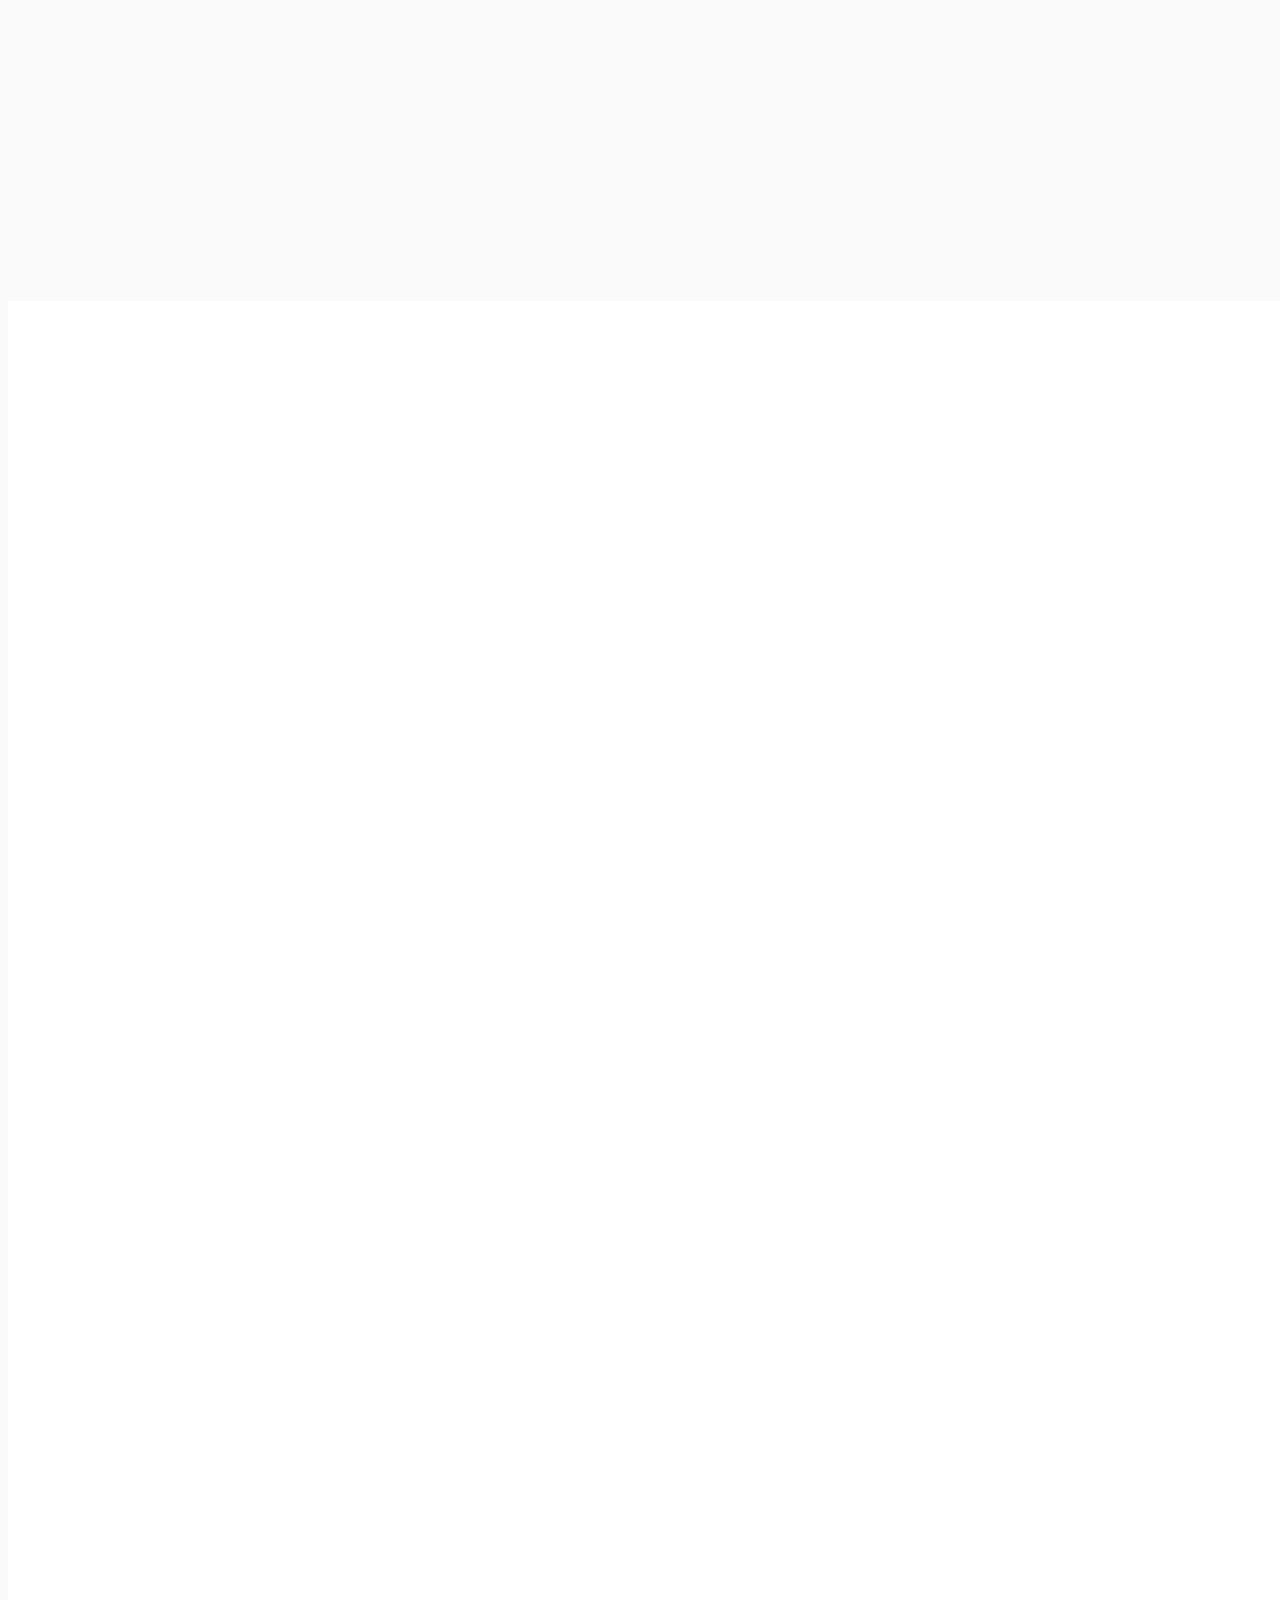
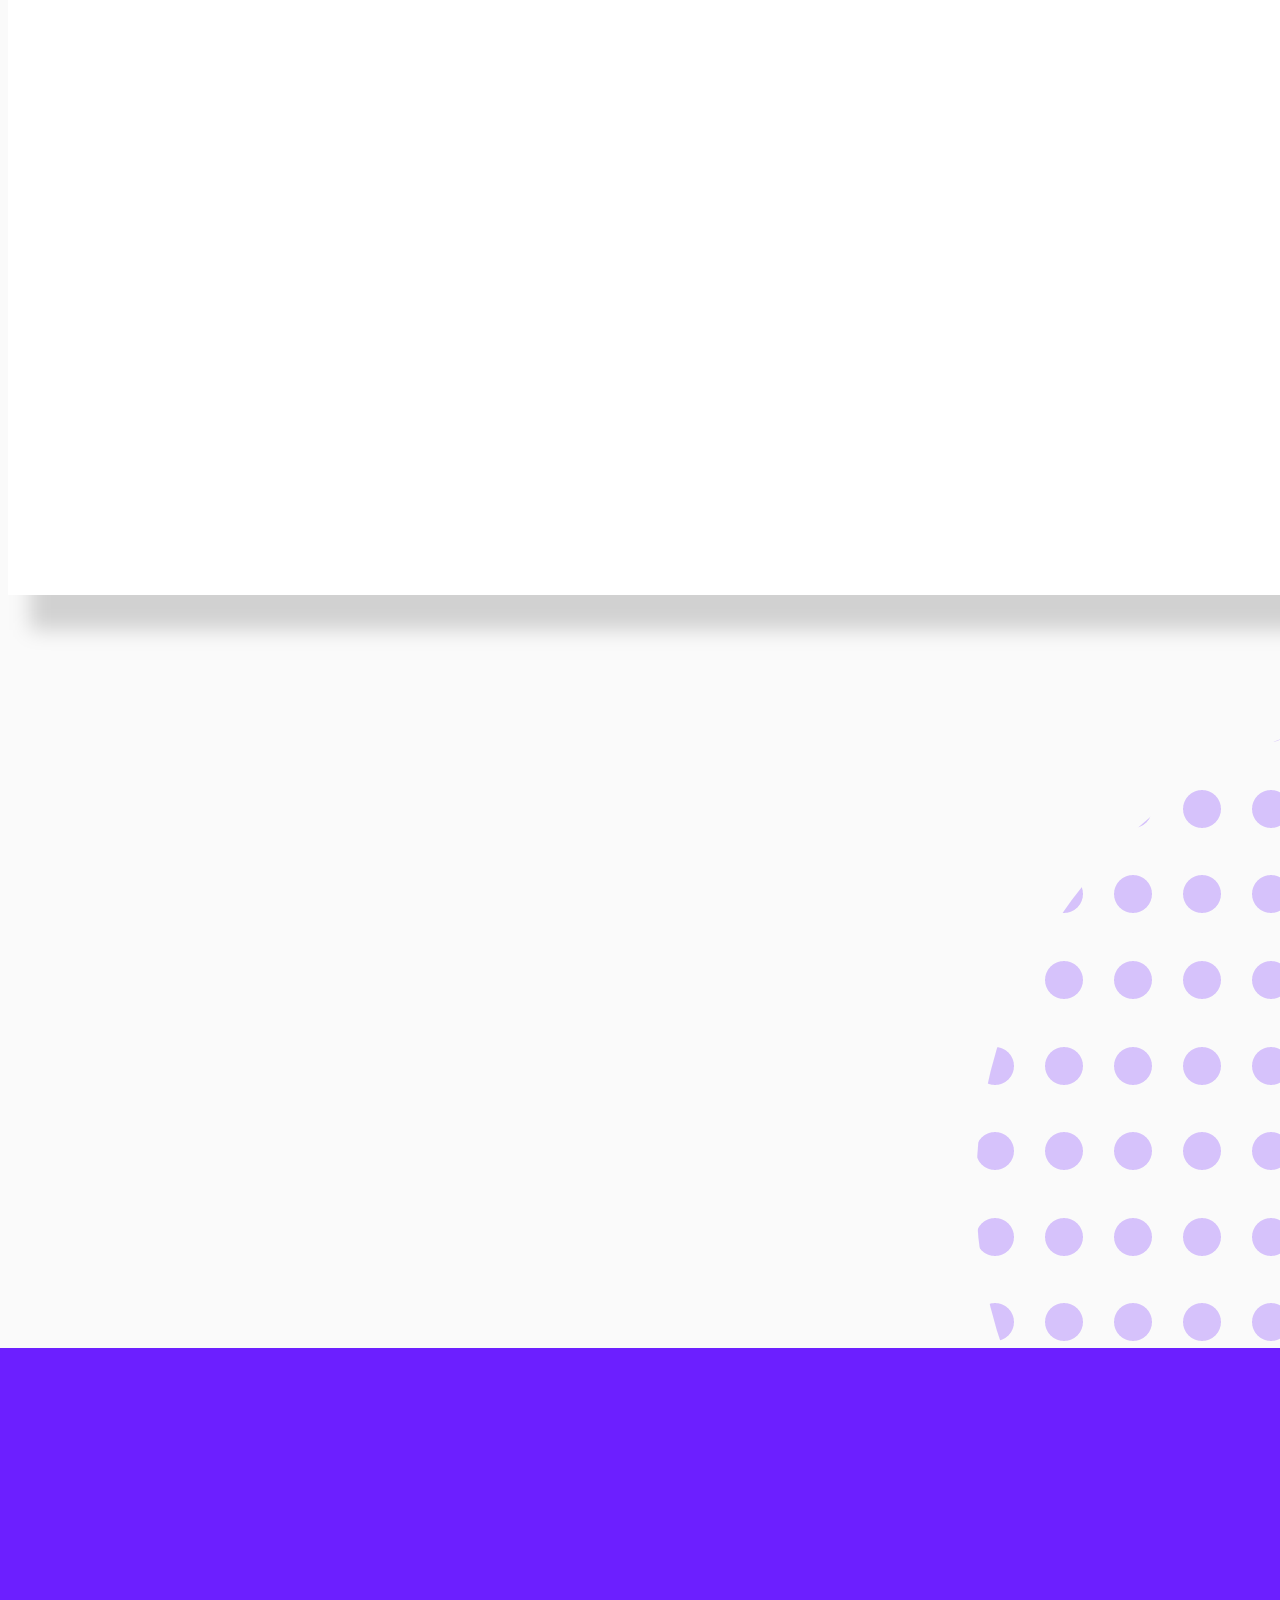
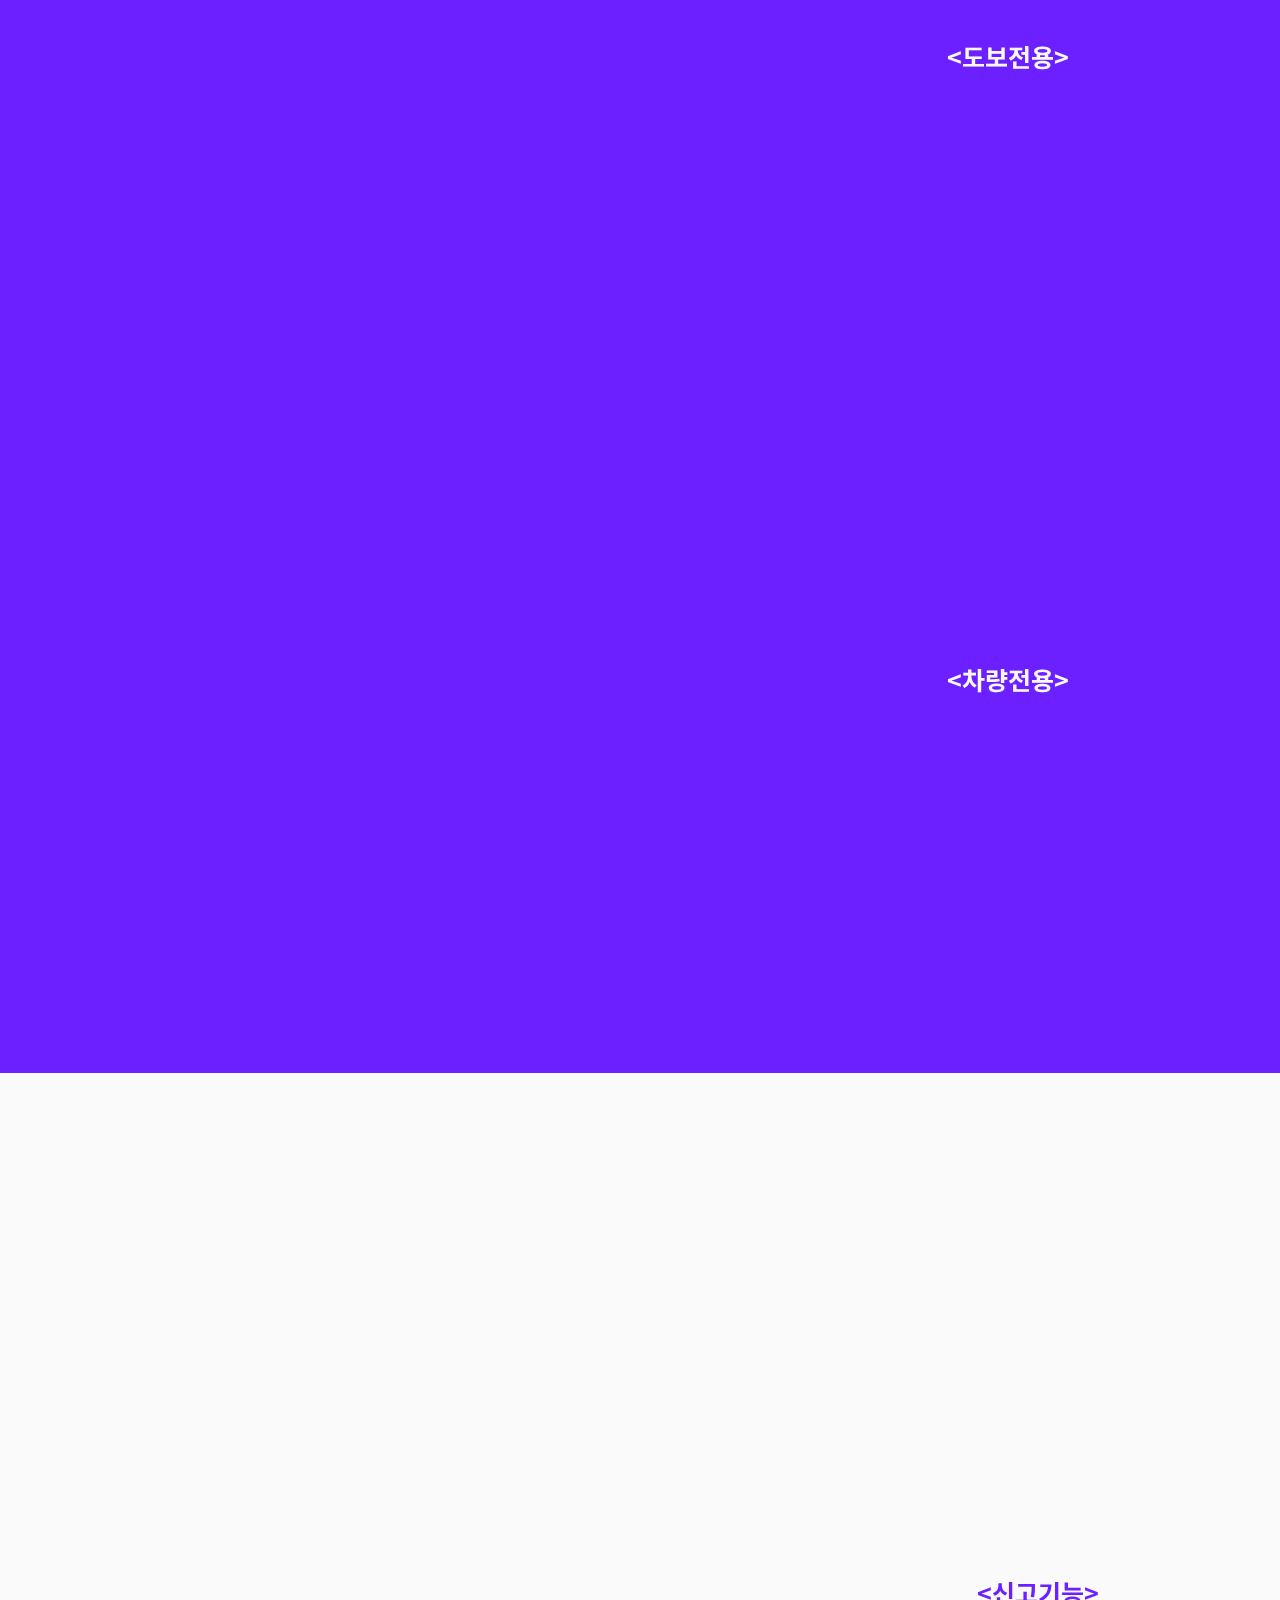
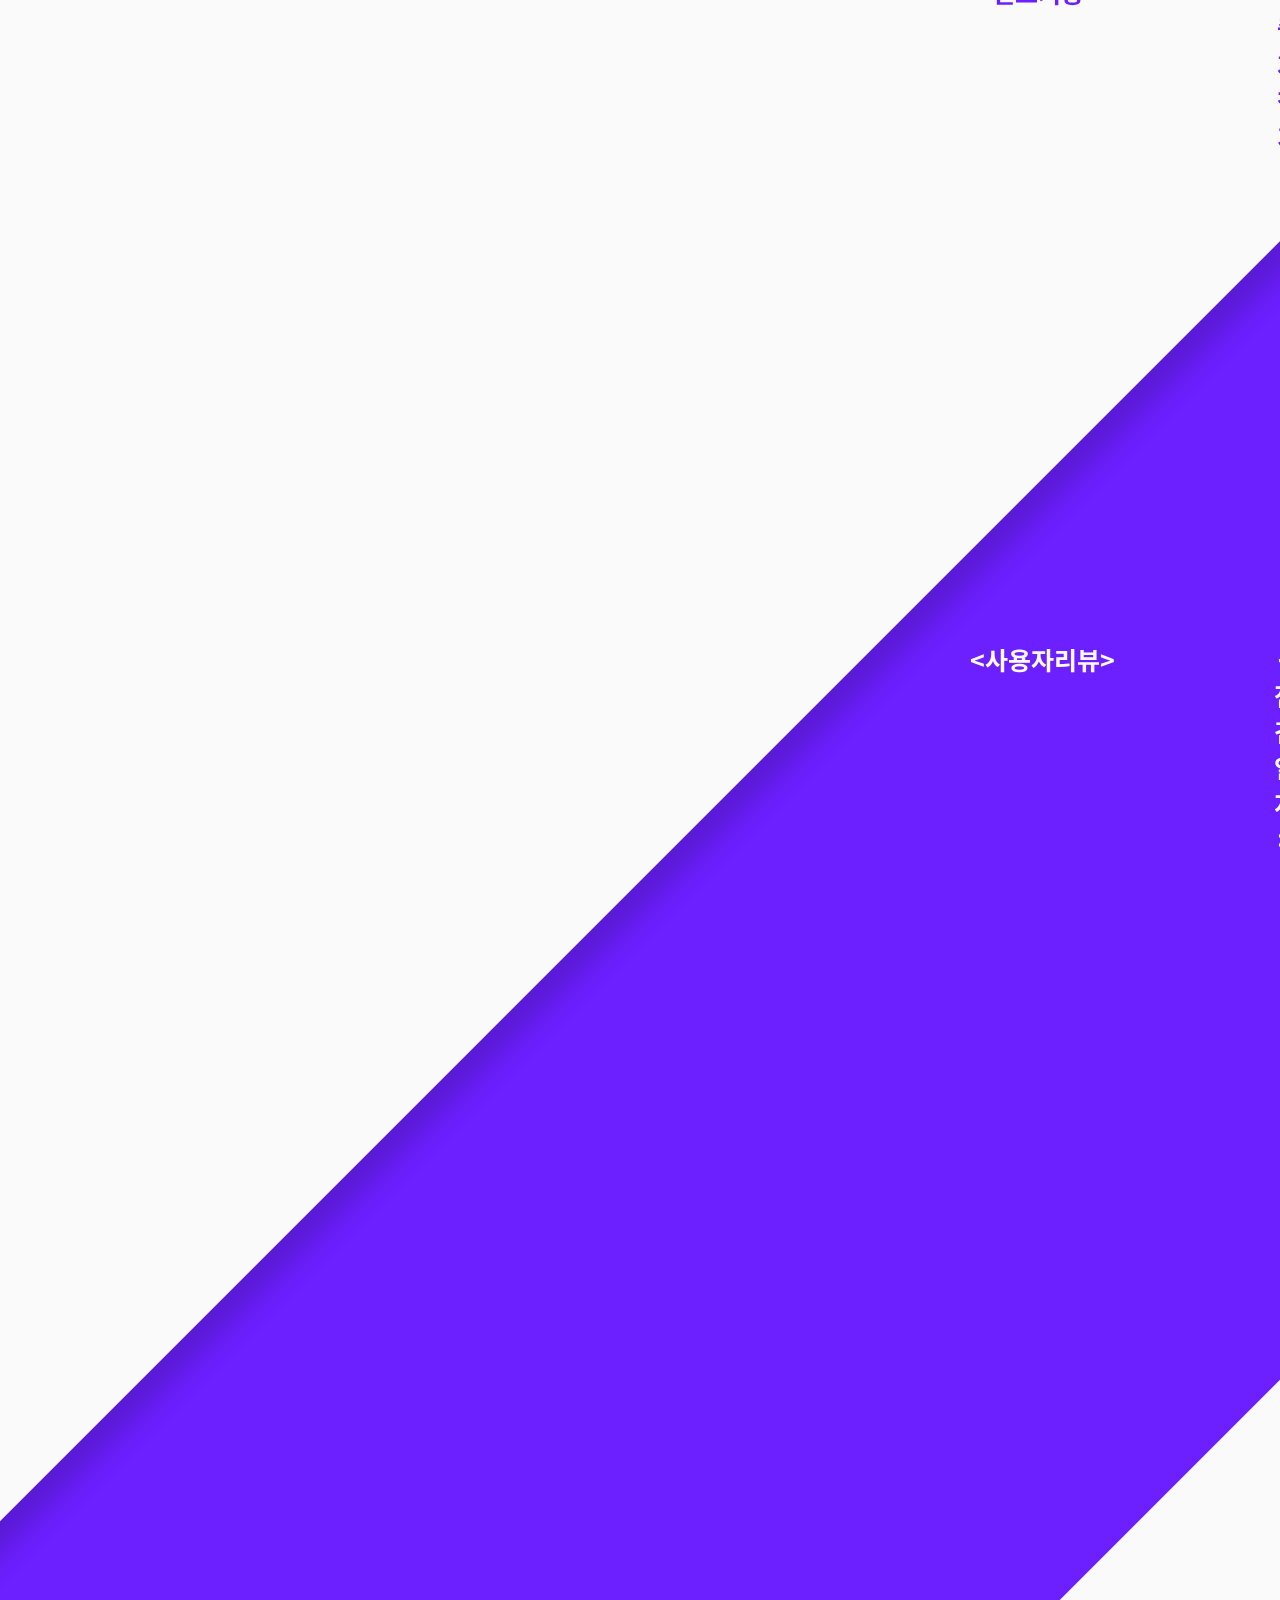
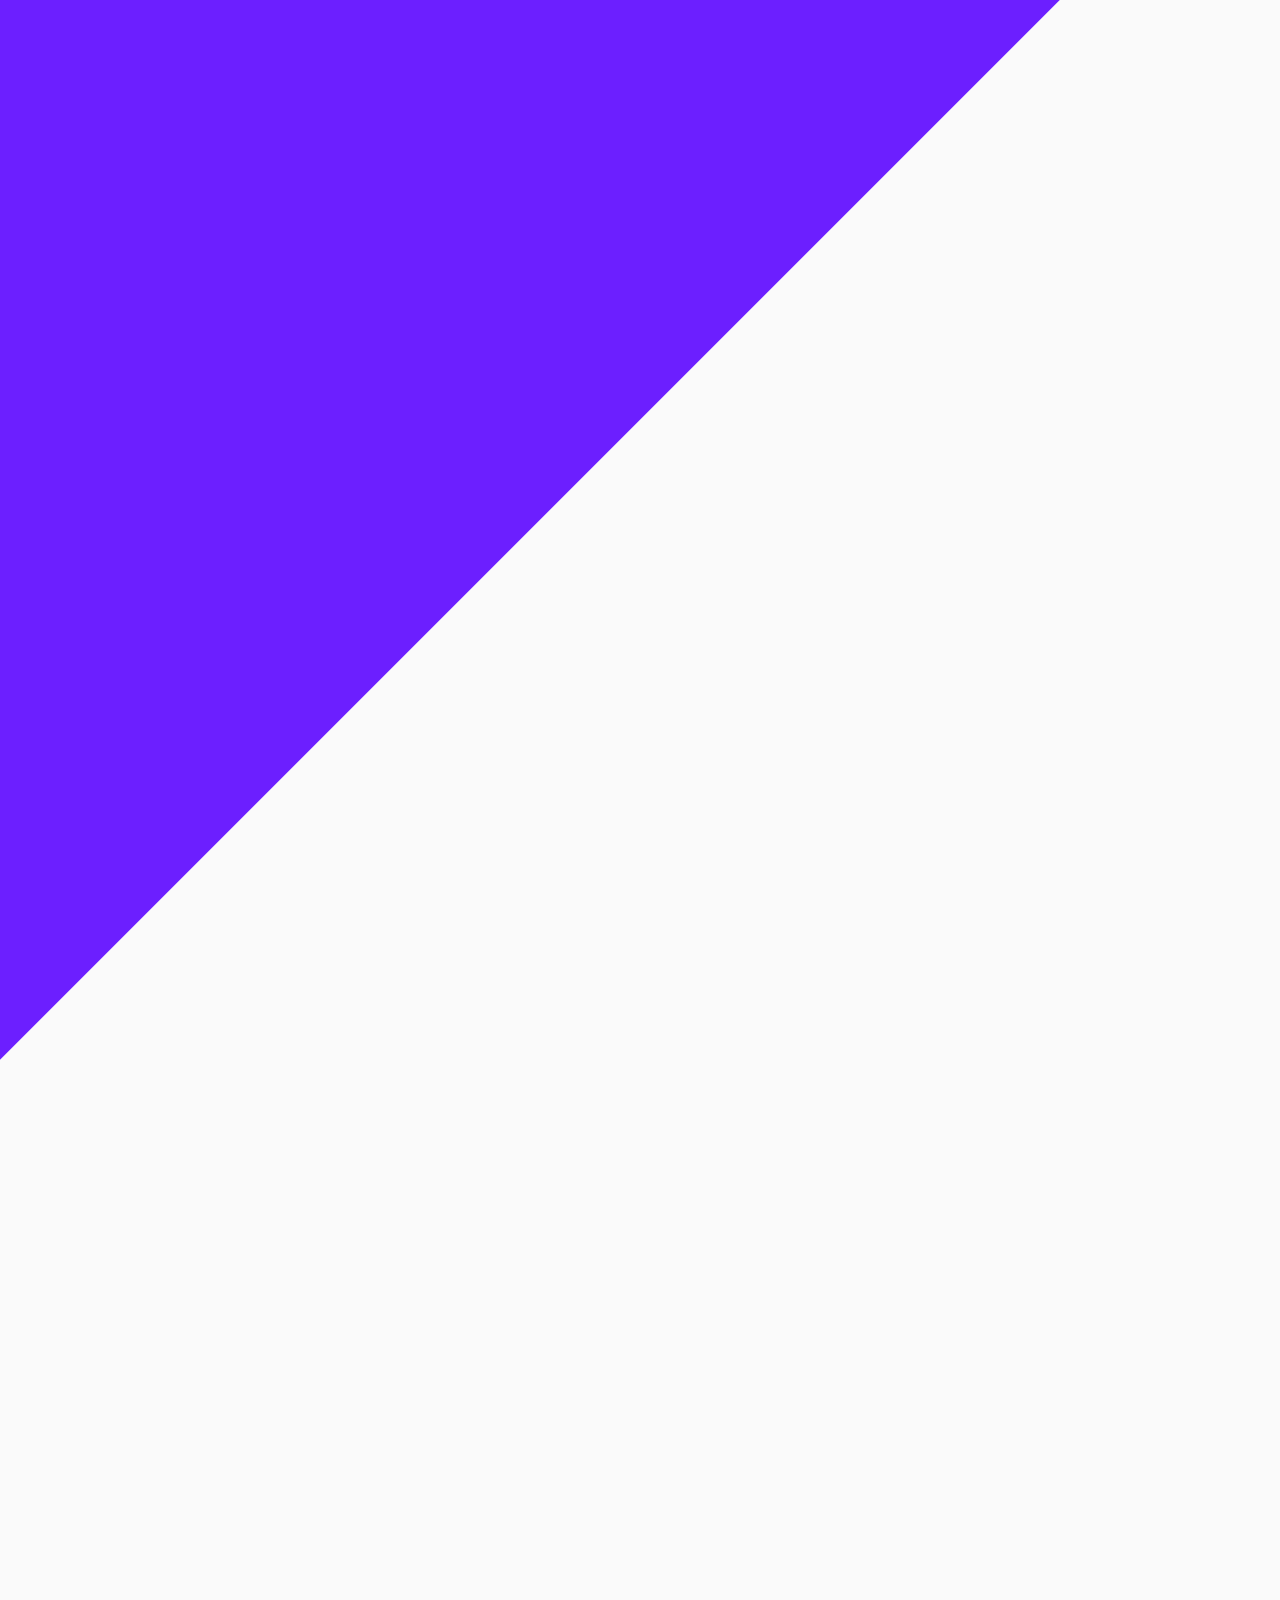
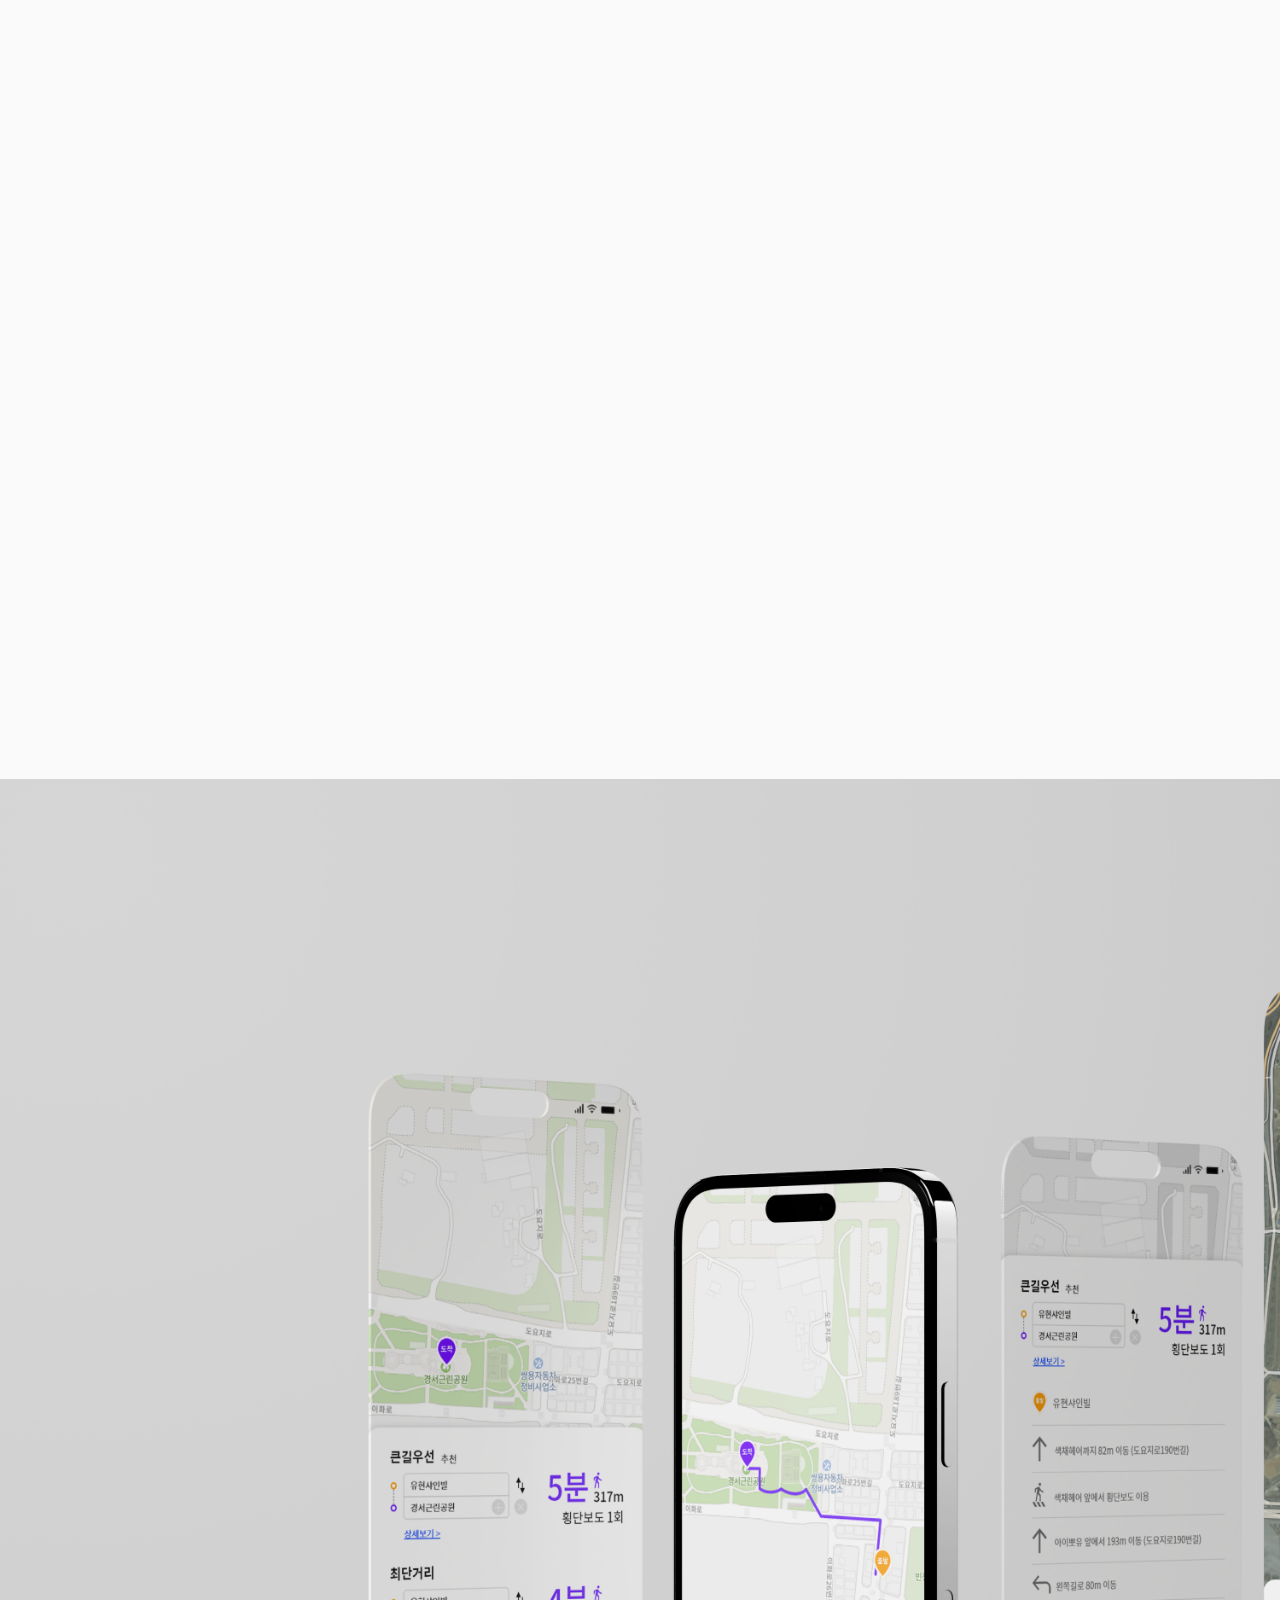
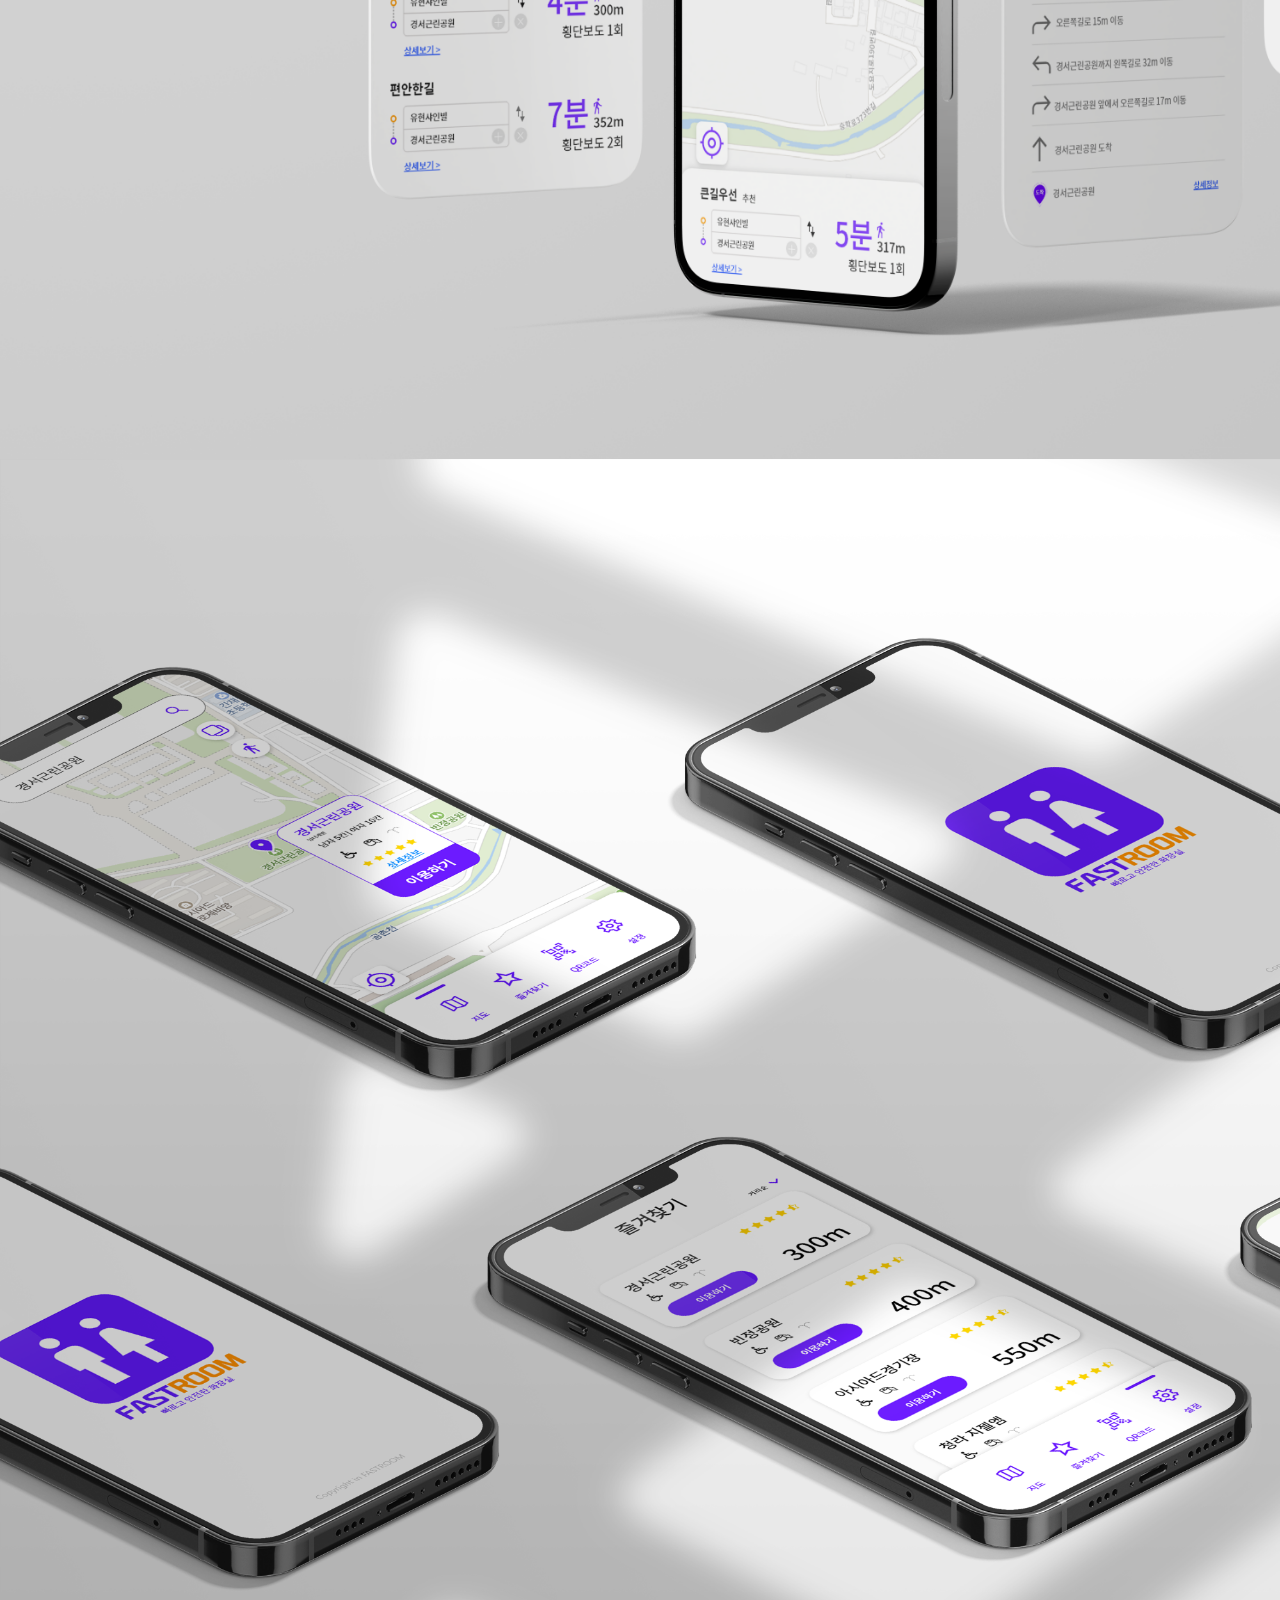
<file: sub02.html>
<!DOCTYPE html>
<html lang="kr">
<head>
    <meta charset="UTF-8">
    <meta http-equiv="X-UA-Compatible" content="IE=edge">
    <meta name="viewport" content="width=device-width, initial-scale=1.0">
    <title>KOOWONBIN_PORTFOLIO_UI/UX02</title>
    <link href="https://unpkg.com/aos@2.3.1/dist/aos.css" rel="stylesheet">
    <link rel="stylesheet" href="master.css">
</head>
<body>
    <section>
        <div class="wrap">
            <div class="wrap2">
                <div class="sub02_bg">
                    <img src="img/vector/sub2/sub02_bg.png">
                </div>
                <div class="intro">
                    <a href="index.html" alt="인트로"><img src="img/vector/sub1/intro.png"></a>
                </div>
                <div class="sub01_line">
                    <img src="img/vector/sub1/sub01_line.png">
                </div>
                <div class="sub01_01">
                    01
                </div>
                <div class="first_utopia">
                    First Utopia<p></p>
                    UI/UX
                </div>
                <div class="sub02_mydoc">
                    <a href="sub01.html" alt="마이닥"><img src="img/vector/sub2/mydoc.png"></a>
                </div>
                <div class="sub02_fastroom">
                    <div data-aos="flip-up" data-aos-duration="1200">
                    <img src="img/vector/sub2/fastroom.png">
                    </div>
                </div>
                <div class="sub01_02">
                    02
                </div>
                <div class="second_utopia">
                    Second Utopia<p></p>
                    WEB
                </div>
                <div class="sub01_mc">
                    <a href="sub03.html" alt="미켈란젤로"><img src="img/vector/sub1/mc.png"></a>
                </div>
                <div class="sub02_img">
                    <img src="img/vector/sub2/sub02_img.png">
                </div>
                <div class="sub02_img2">
                    <div data-aos="fade-right" data-aos-duration="1600">
                    <img src="img/vector/sub2/sub02_img2.png">
                    </div>
                </div>
                <div class="idea">
                    <div data-aos="fade-right" data-aos-duration="1600">
                    IDEA
                    </div>
                </div>
                <div class="sub02_text">
                    <div data-aos="fade-right" data-aos-duration="1600">
                    주변 공중화장실을 쉽고 빠르며<p></p>
                    안전하게 이용할 수는 없을까?
                    </div>
                </div>
                <div class="sub02_text2">
                    <div data-aos="fade-right" data-aos-duration="1600">
                    급한 상황 주변 화장실을 안전하게<p></p>
                    확인하고 이용 할 수 있는 어플
                    </div>
                </div>
                <div class="sub02_line"></div>
                <div class="sub02_img3">
                    <div data-aos="fade-up-left" data-aos-duration="1600">
                    <img src="img/vector/sub2/sub02_img3.png">
                    </div>
                </div>
                <div class="sub02_img4">
                    <div data-aos="fade-up-left" data-aos-duration="1600">
                    <img src="img/vector/sub2/sub02_img4.png">
                    </div>
                </div>
                <div class="sub02_img5">
                    <img src="img/vector/sub2/sub02_img5.png">
                </div>
                <div class="sub02_img10">
                    <div data-aos="fade-up" data-aos-duration="1600">
                    <img src="img/vector/sub2/sub02_img10.png">
                    </div>
                </div>
                <div class="sub02_text3">
                    <div data-aos="fade-up" data-aos-duration="1600">
                    SERVICE
                    </div>
                </div>
                <div class="sub02_vec">
                    <div data-aos="fade-left" data-aos-duration="1600">
                    <img src="img/vector/sub2/sub02_vec.png">
                    </div>    
                </div>
                <div class="sub02_line2"></div>
                <div class="sub02_1">
                <div data-aos="fade-right" data-aos-duration="1600">
                <img src="img/vector/sub2/1.png"></div>
                </div>
                <div class="sub02_text4">
                    <div data-aos="fade-right" data-aos-duration="1600">
                        위치기반 서비스
                    </div>
                </div>
                <div class="sub02_text5">
                    <div data-aos="fade-right" data-aos-duration="1600">
                    정확한 위치기반 서비스를 이용하여 본인에게 가장 가까운 공중화장실 정보를<p></p>
                                        나타내줍니다. 건물의 위치 파악, 이동하는데 필요한 소요시간 및 네비게이션<p></p>
                                        은 물론 차량 운전시 가장 가까운 주차장과 화장실의 위치를 사용자에게 알려<p></p>
                                        줍니다.
                                    </div>
                                    </div>
                <div class="sub02_2">
                    <div data-aos="fade-left" data-aos-duration="1600">
                 <img src="img/vector/sub2/2.png">
                </div>
                </div>
                <div class="sub02_text6">
                    <div data-aos="fade-left" data-aos-duration="1600">
                        상태확인
                    </div>
                    </div>
                <div class="sub02_text7">
                    <div data-aos="fade-left" data-aos-duration="1600">
                        사용자가 이용할 공중화장실의 청결 상태와, 휴지 및<p></p>
                    비데 유무 등 사용자를 위한 편의사항을 한눈에 알아<p></p>
                    볼 수 있습니다.
                    </div>
                    </div>
                <div class="sub02_3">
                    <div data-aos="fade-right" data-aos-duration="1600">
                <img src="img/vector/sub2/3.png">
                    </div>
                    </div>
                <div class="sub02_text8">
                    <div data-aos="fade-right" data-aos-duration="1600">
                        안전점검
                    </div>
                    </div>
                <div class="sub02_text9">
                    <div data-aos="fade-right" data-aos-duration="1600">
                    사용자가 이용할 공중화장실이 가장 최근 불법촬영유무검사를 진행할 날짜와<p></p>
                     상세한 내용을 표시해주며 안전사고 및 비상사태시 신고기능을 이용할 수 있<p></p>
                     습니다. 또한 불법촬영방지필름 자판기를 이용해 사용자가 직접적으로 자체<p></p>
                     검사가 가능합니다.
                    </div>
                    </div>
                <div class="sub02_4">
                    <div data-aos="fade-left" data-aos-duration="1600">
                <img src="img/vector/sub2/4.png">
                </div>
                </div>
                <div class="sub02_text10">
                    <div data-aos="fade-left" data-aos-duration="1600">
                        사용자 후기
                    </div>
                    </div>
                <div class="sub02_text11">
                    <div data-aos="fade-left" data-aos-duration="1600">
                    해당 공중화장실을 이용한 사용자들의 의견을 나누어 <p></p>
                    정보를 공유합니다. 해당 서비스는 애플리케이션의 <p></p>
                    직접적인 피드백을 통해 미흡한 점을 개선 할 수 있도<p></p>
                    록 큰 도움을 줍니다.
                    </div>
                    </div>
                <div class="sub02_5">
                <img src="img/vector/sub2/sub02_img6.png"></div>
                <div class="sub02_identity">
                    <div data-aos="fade-up" data-aos-duration="1600">
                    IDENTITY
                </div>
                </div>
                <div class="sub02_text12">
                    <div data-aos="fade-up" data-aos-duration="1600">
                    공중화장실에 대한 불편사항과 각종 범죄가 우려되는 요즘, 쉽고 간편하게 주<p></p>
                    변 공중화장실을 이용할 수 있는 어플이 있다면 어떨까 에서 나온 아이디어.<p></p>
                     가장 직관적으로 사용자에게 다가갈수 있도록 디자인 되었습니다.
                     </div>
                </div>
                <div class="sub02_text13">
                    <div data-aos="fade-left" data-aos-duration="1600">
                    한눈에 알아 볼 수 있는 픽토그램
                    </div>
                </div>
                <div class="sub02_text14 ">
                    <div data-aos="fade-left" data-aos-duration="1600">
                    스마트폰 화면에서 즉각적으로 화장실어플임을 보여주기 위하여<p></p>
                    직관성이 높은 픽토그램을 이용하였습니다.
                    </div>
                </div>
                    <div class="sub02_6">
                        <div data-aos="fade-right" data-aos-duration="1600">
                        <img src="img/vector/sub2/logo.png"></div>
                    </div>
                <div class="sub02_line3"></div>
                <div class="sub02_text15 ">
                    <div data-aos="fade-left" data-aos-duration="1600">
                    휴대폰 화면에서 바로 찾을 수 있는 색상을 이용하여<p></p>
                     높은 시인성을 확보하였습니다.
                    </div>
                    </div>
                <div class="sub02_text16">
                    <div data-aos="fade-right" data-aos-duration="1600">
                    COLOR
                    </div>
                </div>
                <div class="sub02_text17">
                    <div data-aos="fade-left" data-aos-duration="1600">
                    한눈에 들어오는 컬러 시스템
                    </div>
                </div>
                <div class="sub02_text18">
                    <div data-aos="fade-left" data-aos-duration="1600">
                    사용자에게 직접적인 시인성으로 다가가기 위해 원색위<p></p>
                    주의 색상을 사용하였으며, 지나치게 가벼운 느낌은 피하<p></p>
                    기 위해 메인 컬러는 보라색 계열로 디자인되었습니다.</div>
                    </div>
                <div class="sub02_text19">
                    <div data-aos="fade-left" data-aos-duration="1600">
                    서브 컬러는 메인컬러의 색상느낌과 어긋나지 않는 선에<p></p>
                    서 확실히 구분이 가능한 색상으로 진행하였습니다. 전반<p></p>
                    적으로 한 화면 안의 오브젝트들이 한눈에 부담없이 들어<p></p>
                    오도록 방향을 잡았습니다.
                    </div>
                </div>
                    <div class="sub02_7">
                        <div data-aos="fade-right" data-aos-duration="1600">
                        <img src="img/vector/sub2/sub02_color.png">
                        </div>
                    </div>
                    <div class="sub02_typo">
                        <div data-aos="fade-up" data-aos-duration="1600">
                            Typography
                        </div>
                    </div>
                    <div class="sub02_text20">
                        <div data-aos="fade-up" data-aos-duration="1600">
                        곧바로 들어오는 정보
                        </div>
                    </div>
                    <div class="sub02_text21">
                        <div data-aos="fade-up" data-aos-duration="1600">
                        가독성, 신뢰성이 높은 'Noto Sans' 폰트를 사용하여 애<p></p>
                        플리케이션 서체를 디자인하였습니다.
                        </div>
                    </div>
                    <div class="sub02_8">
                        <div data-aos="fade-up" data-aos-duration="1600">
                        <img src="img/vector/sub2/sub02_typo.png">
                        </div>
                    </div>
                    <div class="sub02_text22">
                        <div data-aos="fade-right" data-aos-duration="1600">
                        PLAY ON <p></p>FAST
                        </div>
                    </div>
                    <div class="sub02_text23">
                        <div data-aos="fade-left" data-aos-duration="1600">
                        ROOM
                        </div>
                    </div>
                    <div class="sub02_9">
                        <img src="img/vector/sub2/sub02_img7.png"></div>
                    <div class="sub02_10">
                        <img src="img/vector/sub2/sub02_img8.png"></div>
                    <div class="sub02_text24">
                        <div data-aos="fade-left" data-aos-duration="1600">
                        MAIN_UI
                        </div>
                    </div>
                    <div class="sub02_text25">
                        <div data-aos="fade-left" data-aos-duration="1600">
                        사용자의 위치를 기반으로<p></p>
                         주변 공중화장실의 정보를 보여줍니다.
                        </div>
                    </div>
                    <div class="sub02_main">
                        <div data-aos="fade-up" data-aos-duration="1600">
                        <img src="img/vector/sub2/main.png">
                        </div>
                    </div>
                    <div class="sub02_main2">
                        <div data-aos="fade-up" data-aos-duration="1600">
                        <img src="img/vector/sub2/main2.png">
                        </div>
                    </div>
                    <div class="sub02_main3">
                        <div data-aos="fade-up" data-aos-duration="1600">
                        <img src="img/vector/sub2/main3.png">
                        </div>
                    </div>
                    <div class="sub02_main4">
                        <div data-aos="fade-up" data-aos-duration="1600">
                        <img src="img/vector/sub2/main4.png">
                        </div>
                    </div>
                    <div class="sub02_main5">
                        <div data-aos="fade-up" data-aos-duration="1600">
                        <img src="img/vector/sub2/main5.png">
                        </div>
                    </div>
                    <div class="sub02_main6">
                        <div data-aos="fade-up" data-aos-duration="1600">
                        <img src="img/vector/sub2/main6.png">
                        </div>
                    </div>
                    <div class="sub02_main7">
                        <div data-aos="fade-up" data-aos-duration="1600">
                        <img src="img/vector/sub2/main7.png">
                        </div>
                    </div>
                    <div class="sub02_text28"><도보전용></div>
                    <div class="sub02_text29"><차량전용></div>
                    <div class="sub02_text30">
                        <div data-aos="fade-up" data-aos-duration="1600">
                        CONTENTS_UI
                        </div>
                    </div>
                    <div class="sub02_text31">
                        <div data-aos="fade-up" data-aos-duration="1600">
                        사용자가 이용할 공중화장실에 대한 정보를<p></p>
                        함축적으로 담고있습니다. 해당 화장실의 기본적인 정보 및<p></p>
                        사용자 리뷰등을 한눈에 들어오게 디자인을 진행하였습니다.
                        </div>
                    </div>
                    <div class="sub02_11">
                        <img src="img/vector/sub2/sub02_img9.png">
                    </div>
                    <div class="sub02_main8">
                        <div data-aos="fade-up" data-aos-duration="1600">
                        <img src="img/vector/sub2/main8.png">
                        </div>
                    </div>
                    <div class="sub02_main9">
                        <div data-aos="fade-up" data-aos-duration="1600">
                        <img src="img/vector/sub2/main9.png">
                        </div>
                    </div>
                    <div class="sub02_main10">
                        <div data-aos="fade-up" data-aos-duration="1600">
                        <img src="img/vector/sub2/main10.png">
                        </div>
                    </div>
                    <div class="sub02_main11">
                        <div data-aos="fade-up" data-aos-duration="1600">
                        <img src="img/vector/sub2/main11.png">
                        </div>
                    </div>
                    <div class="sub02_main12">
                        <div data-aos="fade-up" data-aos-duration="1600">
                        <img src="img/vector/sub2/main12.png">
                        </div>
                    </div>
                    <div class="sub02_text32"><신고기능></div>
                    <div class="sub02_text33"><즐겨찾기></div>
                    <div class="sub02_text34"><사용자리뷰></div>
                    <div class="sub02_text35"><점검일지></div>
                    <div class="sub02_text36">
                        <div data-aos="fade-left" data-aos-duration="1600">
                        QR_CODE
                        </div>
                    </div>
                    <div class="sub02_text37">
                        <div data-aos="fade-left" data-aos-duration="1600">
                        기업에서 불법촬영예방점검을 했다 하더라도 사용자에<p></p>
                        게 100%의 안도감을 줄 수는 없습니다. 그렇기에 불법<p></p>
                        촬영필름 자판기를 설치하여, 해당 자판기의 QR코드를<p></p>
                         인식하면 불법촬영예방필름 이용이 가능합니다.
                        </div>
                    </div>
                    <div class="sub02_line4"></div>
                    <div class="sub02_text38">
                        <div data-aos="fade-down" data-aos-duration="1600">
                        SUB_UI
                        </div>
                    </div>
                    <div class="sub02_main13">
                        <div data-aos="fade-up" data-aos-duration="1600">
                        <img src="img/vector/sub2/main13.png">
                        </div>
                    </div>
                    <div class="sub02_main14">
                        <div data-aos="fade-down" data-aos-duration="1600">
                        <img src="img/vector/sub2/main14.png">
                        </div>
                    </div>
                    <div class="sub02_main15">
                        <div data-aos="fade-down" data-aos-duration="1600">
                        <img src="img/vector/sub2/main15.png">
                        </div>
                    </div>
                    <div class="sub02_main16">
                        <div data-aos="fade-down" data-aos-duration="1600">
                        <img src="img/vector/sub2/main16.png">
                        </div>
                    </div>
                    <div class="sub02_12">
                        <img src="img/vector/sub2/img1.png"></div>
                    <div class="sub02_13">
                    <img src="img/vector/sub2/img2.png"></div>
                    <div class="sub02_14">
                    <img src="img/vector/sub2/img3.png"></div>
                </div>
            </div>
        </div>
    </section>
    <script src="https://unpkg.com/aos@2.3.1/dist/aos.js"></script>
    <script>
        AOS.init();
      </script> 
</body>
</html>
</file>
<file: master.css>
@import url('https://fonts.googleapis.com/css2?family=Noto+Sans+KR:wght@100;300;400;500;700;900&display=swap');
@font-face {
    font-family: '116angmuburi'; src: url('https://cdn.jsdelivr.net/gh/projectnoonnu/noonfonts_six@1.0/116angmuburi.woff') format('woff'); font-weight: normal; font-style: normal;
    }
*{
    margin: 0;
    padding: 0;
    text-decoration: none;
    list-style-type: none;
}
.wrap{
width: 1920px;
height: 100vh;
display: flex;
margin: 0 auto;
}

.wrap2{
    width: 1920px;
    height: 4530px;
    display: flex;

}
.main_bg{
    width: auto;
    height: 4530px;
    position: absolute;
    z-index: 0.5;
}
.du{
    width: auto;
    height: auto;
    margin-top: 448px;
    margin-left: 419px;
    position: absolute;
}
.kwb{
    width: auto;
    height: auto;
    margin-top: 626px;
    margin-left: 848px;
    position:absolute;
}

  @keyframes pulsate-bck {
    0% {
      -webkit-transform: scale(1);
              transform: scale(1);
    }
    50% {
      -webkit-transform: scale(0.9);
              transform: scale(0.9);
    }
    100% {
      -webkit-transform: scale(1);
              transform: scale(1);
    }
}
.vector1{
    width: auto;
    height: auto;
    margin-left: 173px;
    margin-top: 580px;
    position:absolute;
    animation-name: pulsate-bck;
    animation-duration: 3s;
    animation-duration: linear;
    animation-iteration-count:infinite;
    animation-direction:normal;
    animation-fill-mode: both;
    animation-delay: 0s;
}  
.vector2{
    width: auto;
    margin-left: 1083px;
    height: auto;
    margin-top: 145px;
    position:absolute;
    animation-name: pulsate-bck;
    animation-duration: 3s;
    animation-duration: linear;
    animation-iteration-count:infinite;
    animation-direction:normal;
    animation-fill-mode: both;
    animation-delay: 3s;
}
.vector3{
    width: auto;
    height: auto;
    margin-top: 769px;
    margin-left: 1176px;
    position: absolute;
    animation-name: pulsate-bck;
    animation-duration: 3s;
    animation-duration: linear;
    animation-iteration-count:infinite;
    animation-direction:normal;
    animation-fill-mode: both;
    animation-delay: 2s;
}
.vector4{
    width: auto;
    height: auto;
    margin-top: 103px;
    margin-left: 281px;
    position: absolute;
    animation-name: pulsate-bck;
    animation-duration: 3s;
    animation-duration: linear;
    animation-iteration-count:infinite;
    animation-direction:normal;
    animation-fill-mode: both;
    animation-delay: 2s;
}
.vector5{
    width: auto;
    height: auto;
    margin-top: 435px;
    margin-left: 1530px;
    position: absolute;
    animation-name: pulsate-bck;
    animation-duration: 3s;
    animation-duration: linear;
    animation-iteration-count:infinite;
    animation-direction:normal;
    animation-fill-mode: both;
    animation-delay: 1s;
}
.vector6{
    width: auto;
    height: auto;
    margin-top: 798px;
    margin-left: 449px;
    position: absolute;
    animation-name: pulsate-bck;
    animation-duration: 3s;
    animation-duration: linear;
    animation-iteration-count:infinite;
    animation-direction:normal;
    animation-fill-mode: both;
    animation-delay: 1s;
}
.vector7{
    width: auto;
    height: auto;
    margin-top: 1310px;
    margin-left: 182px;
    position: absolute;
    animation-name: pulsate-bck;
    animation-duration: 3s;
    animation-duration: linear;
    animation-iteration-count:infinite;
    animation-direction:normal;
    animation-fill-mode: both;
    animation-delay: 0s;
}
.vector8{
    width: auto;
    height: auto;
    margin-top: 1420px;
    margin-left: 1243px;
    position: absolute;
    animation-name: pulsate-bck;
    animation-duration: 3s;
    animation-duration: linear;
    animation-iteration-count:infinite;
    animation-direction:normal;
    animation-fill-mode: both;
    animation-delay: 1s;
}
.vector9{
    width: auto;
    height: auto;
    margin-top: 1961px;
    margin-left: 271px;
    position: absolute;
    animation-name: pulsate-bck;
    animation-duration: 3s;
    animation-duration: linear;
    animation-iteration-count:infinite;
    animation-direction:normal;
    animation-fill-mode: both;
    animation-delay: 1s;
}
.vector10{
    width: auto;
    height: auto;
    margin-top: 1645px;
    margin-left: 952px;
    position: absolute;
}
.vector11{
    width: auto;
    height: auto;
    margin-top: 2009px;
    margin-left: 1543px;
    position: absolute;
    animation-name: pulsate-bck;
    animation-duration: 3s;
    animation-duration: linear;
    animation-iteration-count:infinite;
    animation-direction:normal;
    animation-fill-mode: both;
    animation-delay: 0s;
}
.text1{
    margin-top: 1505px;
    margin-left: 402px;
    width: auto;
    height: auto;
    font: var(--unnamed-font-style-normal) normal 800 73px/97px 'Noto Sans KR';
    letter-spacing: var(--unnamed-character-spacing-0);
    text-align: left;
    font: normal normal 400 73px/97px 'Noto Sans KR';
    letter-spacing: 0px;
    color: #404040;
    opacity: 1;
    position: absolute;
    font-family: 'Noto Sans KR', sans-serif;

}
.text2{
    width: auto;
    height: auto;
    margin-top: 1705px;
    margin-left: 402px;
    font: var(--unnamed-font-style-normal) normal 100 12px/17px var(--unnamed-font-family-noto-sans-kr);
    text-align: left;
    font: normal normal 100 12px/17px 'Noto Sans KR';
    letter-spacing: 0.1px;
    color: #2B2E34;
    opacity: 1;
    font-family: 'Noto Sans KR', sans-serif;

}
.text3{
    width: auto;
    height: auto;
    margin-top: 1780px;
    margin-left: 402px;
    font: var(--unnamed-font-style-normal) normal 100 84px/112px 'Noto Sans KR';
    text-align: left;
    font: normal normal 300 84px/112px 'Noto Sans KR';
    letter-spacing: -0.42px;
    color: #2B2E34;
    opacity: 1;
    position: absolute;
    font-family: 'Noto Sans KR', sans-serif;

}
.text4{
    width: auto;
    height: auto;
    margin-top: 1900px;
    margin-left: 402px;
    font: var(--unnamed-font-style-normal) normal 100 12px/17px var(--unnamed-font-family-noto-sans-kr);
    text-align: left;
    font: normal normal 100 12px/17px 'Noto Sans KR';
    letter-spacing: 0.1px;
    color: #2B2E34;
    opacity: 1;
    position: absolute;
    font-family: 'Noto Sans KR', sans-serif;

}
.profile{
    width: auto;
    height: auto;
    margin-top: 1705px;
    margin-left: 1023px;
    position: absolute;
}
.a01{
    width: auto;
    height: auto;
    margin-top: 2397px;
    margin-left: 460px;
    position: absolute;
}
.text5{
    width: auto;
    height: auto;
    margin-top: 2483px;
    margin-left: 755px;
    font: var(--unnamed-font-style-normal) normal 100 80px/106px 'Noto Sans KR';
    text-align: left;
    font: normal normal 100 80px/106px 'Noto Sans KR';
    letter-spacing: -0.4px;
    color: #2B2E34;
    opacity: 1;
    position: absolute;
    font-family: 'Noto Sans KR', sans-serif;

}
.line1{
    margin-top: 2759px;
    width: auto;
    height: auto;
    position: absolute;
}
.box1{
    width: auto;
    height: auto;
    margin-top: 2688px;
    margin-left: 989px;
    position: absolute;
   
}
.box2{
    width: auto;
    height: auto;
    margin-top: 2870px;
    margin-left: 884px;
    position: absolute;
}
.box3{
    width: auto;
    height: auto;
    margin-top: 3000px;
    margin-left: 884px;
    position: absolute;
}
.a02{
    width: auto;
    height: auto;
    margin-top: 3360px;
    margin-left: 1165px;
    position: absolute;
}
.text6{
    width: auto;
    height: auto;
    margin-top: 3431px;
    margin-left: 640px;
    font: var(--unnamed-font-style-normal) normal 100 80px/106px 'Noto Sans KR';
    text-align: right;
    font: normal normal 100 80px/106px 'Noto Sans KR';
    color: #2B2E34;
    opacity: 1;
    letter-spacing: -0.4px;
    position: absolute;
    font-family: 'Noto Sans KR', sans-serif;

}
.line2{
    margin-top: 3722px;
    width: auto;
    height: auto;
    position: absolute;
}
.box4{
    width: auto;
    height: auto;
    margin-top: 3651px;
    margin-left: 658px;
    position: absolute;
}
.box5{
    width: auto;
    height: auto;
    margin-top: 3837px;
    margin-left: 709px;
    position: absolute;
}

.intro{
    width: auto;
    height: auto;
    margin-top: 319px;
    margin-left: 321px;
    position: absolute;
    z-index: 2;
}
.sub01_bg{
    width: auto;
    height: 16419px;
    position: absolute;
    z-index: 0.5;
}
.sub01_line{
    width: auto;
    height: auto;
    margin-top: 442px;
    z-index: 1;
}
.sub01_01{
    width: auto;
    height: auto;
    margin-top: 261px;
    margin-left: 685px;
    font: var(--unnamed-font-style-normal) normal bold 132px/191px var(--unnamed-font-family-noto-sans-kr);
    letter-spacing: var(--unnamed-character-spacing-0);
    text-align: left;
    font: normal normal bold 132px/191px 'Noto Sans KR';
    letter-spacing: 0px;
    color: #404040;
    opacity: 1;
    position: absolute;
    font-family: 'Noto Sans KR', sans-serif;

}
.first_utopia{
    width: auto;
    height: auto;
    margin-top: 307px;
    margin-left: 854px;
    font: var(--unnamed-font-style-normal) normal 100 42px/61px var(--unnamed-font-family-noto-sans-kr);
    text-align: left;
    font: normal normal 100 42px/61px 'Noto Sans KR';
    letter-spacing: -0.21px;
    color: #2B2E34;
    opacity: 1;
    position: absolute;
    font-family: 'Noto Sans KR', sans-serif;
}
.sub01_mydoc{
    width: auto;
    height: auto;
    margin-top: 488px;
    margin-left: 685px;
    position: absolute;
    z-index: 4;
}
.sub01_fastroom{
    width: auto;
    height: auto;
    margin-top: 600px;
    margin-left: 685px;
    position: absolute;
    z-index: 4;
}
.sub01_02{
    width: auto;
    height: auto;
    margin-top: 261px;
    margin-left: 1162px;
    font: var(--unnamed-font-style-normal) normal bold 132px/191px var(--unnamed-font-family-noto-sans-kr);
    letter-spacing: var(--unnamed-character-spacing-0);
    text-align: left;
    font: normal normal bold 132px/191px 'Noto Sans KR';
    letter-spacing: 0px;
    color: #404040;
    opacity: 1;
    position: absolute;
    font-family: 'Noto Sans KR', sans-serif;

}
.second_utopia{
    width: auto;
    height: auto;
    margin-top: 307px;
    margin-left: 1330px;
    font: var(--unnamed-font-style-normal) normal 100 42px/61px var(--unnamed-font-family-noto-sans-kr);
    text-align: left;
    font: normal normal 100 42px/61px 'Noto Sans KR';
    letter-spacing: -0.21px;
    color: #2B2E34;
    opacity: 1;
    position: absolute;
    font-family: 'Noto Sans KR', sans-serif;

}
.sub01_mc{
    width: auto;
    height: auto;
    margin-top: 488px;
    margin-left: 1162px;
    position: absolute;
    z-index: 4;
}
.sub01_img{
    width: auto;
    height: auto;
    margin-top: 896px;
    position: absolute;
}
.sub01_img2{
    width: auto;
    height: auto;
    margin-top: 2453px;
    margin-left: 288px;
    position: absolute;
}
.observation{
    margin-top: 2620px;
    margin-left: 752px;
    font: var(--unnamed-font-style-normal) normal normal 65px/94px var(--unnamed-font-family-noto-sans-kr);
    letter-spacing: var(--unnamed-character-spacing-0);
    text-align: center;
    font: normal normal normal 65px/94px 'Noto Sans KR';
    letter-spacing: 0px;
    color: #1793FF;
    opacity: 1;
    position: absolute;
    background-color:transparent;
    font-family: 'Noto Sans KR', sans-serif;

}
.sub01_line2{
    margin-top: 2825px;
    margin-left: 931px;
    width: 58px;
    height: 0px;
    border: 5px solid #FFFFFF;
    opacity: 1;
    position: absolute;
}
.sub01text{
    width: auto;
    height: auto;
    position: absolute;
    margin-top: 2904px;
    margin-left: 479px;
    background-color:transparent;
    font: var(--unnamed-font-style-normal) normal 300 25px/36px var(--unnamed-font-family-noto-sans-kr);
    letter-spacing: var(--unnamed-character-spacing-0);
    text-align: center;
    font: normal normal 300 25px/36px 'Noto Sans KR';
    letter-spacing: 0px;
    color: #FFFFFF;
    opacity: 1;
    font-family: 'Noto Sans KR', sans-serif;

}
.sub01text2{
    width: auto;
    height: auto;
    position: absolute;
    margin-top: 3162px;
    margin-left: 508px;
    background-color:transparent;
    font: var(--unnamed-font-style-normal) normal bold 26px/37px var(--unnamed-font-family-noto-sans-kr);
    letter-spacing: var(--unnamed-character-spacing-0);
    text-align: left;
    font: normal normal bold 26px/37px 'Noto Sans KR';
    letter-spacing: 0px;
    color: #1793FF;
    opacity: 1;
    font-family: 'Noto Sans KR', sans-serif;

}
.sub01text3{
    width: auto;
    height: auto;
    position: absolute;
    margin-top: 3233px;
    margin-left: 508px;
    background-color:transparent;
    font: var(--unnamed-font-style-normal) normal normal 15px/21px var(--unnamed-font-family-noto-sans-kr);
    letter-spacing: var(--unnamed-character-spacing-0);
    text-align: left;
    font: normal normal normal 15px/21px 'Noto Sans KR';
    letter-spacing: 0px;
    color: #404040;
    opacity: 1;
    font-family: 'Noto Sans KR', sans-serif;

}
.sub01text4{
    width: auto;
    height: auto;
    position: absolute;
    margin-top: 3299px;
    margin-left: 910px;
    background-color:transparent;
    font: var(--unnamed-font-style-normal) normal bold 16px/24px var(--unnamed-font-family-noto-sans-kr);
    letter-spacing: var(--unnamed-character-spacing-0);
    text-align: left;
    font: normal normal bold 16px/24px 'Noto Sans KR';
    letter-spacing: 0px;
    color: #1793FF;
    opacity: 1;
    font-family: 'Noto Sans KR', sans-serif;

}
.sub01text5{
    width: auto;
    height: auto;
    position: absolute;
    margin-top: 3162px;
    margin-left: 1102px;
    background-color:transparent;
    font: var(--unnamed-font-style-normal) normal bold 27px/39px var(--unnamed-font-family-noto-sans-kr);
    letter-spacing: var(--unnamed-character-spacing-0);
    text-align: left;
    font: normal normal bold 27px/39px 'Noto Sans KR';
    letter-spacing: 0px;
    color: #1793FF;
    opacity: 1;
    font-family: 'Noto Sans KR', sans-serif;

}
.sub01text6{
    width: auto;
    height: auto;
    position: absolute;
    margin-top: 3233px;
    margin-left: 1102px;
    background-color:transparent;
    font: var(--unnamed-font-style-normal) normal normal 15px/21px var(--unnamed-font-family-noto-sans-kr);
    letter-spacing: var(--unnamed-character-spacing-0);
    text-align: left;
    font: normal normal normal 15px/21px 'Noto Sans KR';
    letter-spacing: 0px;
    color: #404040;
    opacity: 1;
    font-family: 'Noto Sans KR', sans-serif;

}
.sub01text7{
    width: auto;
    height: auto;
    position: absolute;
    margin-top: 3425px;
    margin-left: 508px;
    background-color:transparent;
    font: var(--unnamed-font-style-normal) normal bold 26px/37px var(--unnamed-font-family-noto-sans-kr);
    letter-spacing: var(--unnamed-character-spacing-0);
    text-align: left;
    font: normal normal bold 26px/37px 'Noto Sans KR';
    letter-spacing: 0px;
    color: #1793FF;
    opacity: 1;
    font-family: 'Noto Sans KR', sans-serif;

}
.sub01text7{
    width: auto;
    height: auto;
    position: absolute;
    margin-top: 3299px;
    margin-left: 1318px;
    background-color:transparent;
    font: var(--unnamed-font-style-normal) normal bold 16px/24px var(--unnamed-font-family-noto-sans-kr);
    letter-spacing: var(--unnamed-character-spacing-0);
    text-align: left;
    font: normal normal bold 16px/24px 'Noto Sans KR';
    letter-spacing: 0px;
    color: #1793FF;
    opacity: 1;
    font-family: 'Noto Sans KR', sans-serif;

}
.sub01text8{
    width: auto;
    height: auto;
    position: absolute;
    margin-top: 3419px;
    margin-left: 508px;
    background-color:transparent;
    font: var(--unnamed-font-style-normal) normal bold 26px/37px var(--unnamed-font-family-noto-sans-kr);
    letter-spacing: var(--unnamed-character-spacing-0);
    text-align: left;
    font: normal normal bold 26px/37px 'Noto Sans KR';
    letter-spacing: 0px;
    color: #1793FF;
    opacity: 1;
    font-family: 'Noto Sans KR', sans-serif;

}
.sub01text9{
    width: auto;
    height: auto;
    position: absolute;
    margin-top: 3490px;
    margin-left: 508px;
    background-color:transparent;
    font: var(--unnamed-font-style-normal) normal normal 15px/21px var(--unnamed-font-family-noto-sans-kr);
    letter-spacing: var(--unnamed-character-spacing-0);
    text-align: left;
    font: normal normal normal 15px/21px 'Noto Sans KR';
    letter-spacing: 0px;
    color: #404040;
    opacity: 1;
    font-family: 'Noto Sans KR', sans-serif;

}
.sub01text10{
    width: auto;
    height: auto;
    position: absolute;
    margin-top: 3556px;
    margin-left: 724px;
    background-color:transparent;
    font: var(--unnamed-font-style-normal) normal bold 16px/24px var(--unnamed-font-family-noto-sans-kr);
    letter-spacing: var(--unnamed-character-spacing-0);
    text-align: left;
    font: normal normal bold 16px/24px 'Noto Sans KR';
    letter-spacing: 0px;
    color: #1793FF;
    opacity: 1;
    font-family: 'Noto Sans KR', sans-serif;

}
.sub01text11{
    width: auto;
    height: auto;
    position: absolute;
    margin-top: 3419px;
    margin-left: 918px;
    background-color:transparent;
    font: var(--unnamed-font-style-normal) normal bold 26px/37px var(--unnamed-font-family-noto-sans-kr);
    letter-spacing: var(--unnamed-character-spacing-0);
    text-align: left;
    font: normal normal bold 26px/37px 'Noto Sans KR';
    letter-spacing: 0px;
    color: #1793FF;
    opacity: 1;
    font-family: 'Noto Sans KR', sans-serif;

}
.sub01text12{
    width: auto;
    height: auto;
    position: absolute;
    margin-top: 3490px;
    margin-left: 918px;
    background-color:transparent;
    font: var(--unnamed-font-style-normal) normal normal 15px/21px var(--unnamed-font-family-noto-sans-kr);
    letter-spacing: var(--unnamed-character-spacing-0);
    text-align: left;
    font: normal normal normal 15px/21px 'Noto Sans KR';
    letter-spacing: 0px;
    color: #404040;
    opacity: 1;
    font-family: 'Noto Sans KR', sans-serif;

}
.sub01text13{
    width: auto;
    height: auto;
    position: absolute;
    margin-top: 3556px;
    margin-left: 1319px;
    background-color:transparent;
    font: var(--unnamed-font-style-normal) normal bold 16px/24px var(--unnamed-font-family-noto-sans-kr);
    letter-spacing: var(--unnamed-character-spacing-0);
    text-align: left;
    font: normal normal bold 16px/24px 'Noto Sans KR';
    letter-spacing: 0px;
    color: #1793FF;
    opacity: 1;
    font-family: 'Noto Sans KR', sans-serif;

}
.sub01text14{
    width: auto;
    height: auto;
    position: absolute;
    margin-top: 3681px;
    margin-left: 508px;
    background-color:transparent;
    font: var(--unnamed-font-style-normal) normal bold 26px/37px var(--unnamed-font-family-noto-sans-kr);
    letter-spacing: var(--unnamed-character-spacing-0);
    text-align: left;
    font: normal normal bold 26px/37px 'Noto Sans KR';
    letter-spacing: 0px;
    color: #1793FF;
    opacity: 1;
    font-family: 'Noto Sans KR', sans-serif;

}
.sub01text15{
    width: auto;
    height: auto;
    position: absolute;
    margin-top: 3752px;
    margin-left: 508px;
    background-color:transparent;
    font: var(--unnamed-font-style-normal) normal normal 15px/21px var(--unnamed-font-family-noto-sans-kr);
    letter-spacing: var(--unnamed-character-spacing-0);
    text-align: left;
    font: normal normal normal 15px/21px 'Noto Sans KR';
    letter-spacing: 0px;
    color: #404040;
    opacity: 1;
    font-family: 'Noto Sans KR', sans-serif;

}
.sub01text16{
    width: auto;
    height: auto;
    position: absolute;
    margin-top: 3818px;
    margin-left: 910px;
    background-color:transparent;
    font: var(--unnamed-font-style-normal) normal bold 16px/24px var(--unnamed-font-family-noto-sans-kr);
    letter-spacing: var(--unnamed-character-spacing-0);
    text-align: left;
    font: normal normal bold 16px/24px 'Noto Sans KR';
    letter-spacing: 0px;
    color: #1793FF;
    opacity: 1;
    font-family: 'Noto Sans KR', sans-serif;

}
.sub01text17{
    width: auto;
    height: auto;
    position: absolute;
    margin-top: 3681px;
    margin-left: 1102px;
    background-color:transparent;
    font: var(--unnamed-font-style-normal) normal bold 26px/37px var(--unnamed-font-family-noto-sans-kr);
    letter-spacing: var(--unnamed-character-spacing-0);
    text-align: left;
    font: normal normal bold 26px/37px 'Noto Sans KR';
    letter-spacing: 0px;
    color: #1793FF;
    opacity: 1;
    font-family: 'Noto Sans KR', sans-serif;

}
.sub01text18{
    width: auto;
    height: auto;
    position: absolute;
    margin-top: 3752px;
    margin-left: 1102px;
    background-color:transparent;
    font: var(--unnamed-font-style-normal) normal normal 15px/21px var(--unnamed-font-family-noto-sans-kr);
    letter-spacing: var(--unnamed-character-spacing-0);
    text-align: left;
    font: normal normal normal 15px/21px 'Noto Sans KR';
    letter-spacing: 0px;
    color: #404040;
    opacity: 1;
    font-family: 'Noto Sans KR', sans-serif;

}
.sub01text19{
    width: auto;
    height: auto;
    position: absolute;
    margin-top: 3818px;
    margin-left: 1318px;
    background-color:transparent;
    font: var(--unnamed-font-style-normal) normal bold 16px/24px var(--unnamed-font-family-noto-sans-kr);
    letter-spacing: var(--unnamed-character-spacing-0);
    text-align: left;
    font: normal normal bold 16px/24px 'Noto Sans KR';
    letter-spacing: 0px;
    color: #1793FF;
    opacity: 1;
    font-family: 'Noto Sans KR', sans-serif;

}
.sub01text20{
    width: auto;
    height: auto;
    position: absolute;
    margin-top: 4155px;
    margin-left: 478px;
    background-color:transparent;
    font: var(--unnamed-font-style-normal) normal bold 74px/107px var(--unnamed-font-family-noto-sans-kr);
    letter-spacing: var(--unnamed-character-spacing-0);
    text-align: left;
    font: normal normal bold 74px/107px 'Noto Sans KR';
    letter-spacing: 0px;
    color: #1793FF;
    opacity: 1;
    font-family: 'Noto Sans KR', sans-serif;

}
.sub01text21{
    width: auto;
    height: auto;
    position: absolute;
    margin-top: 4472px;
    margin-left: 478px;
    background-color:transparent;
    font: var(--unnamed-font-style-normal) normal 300 25px/36px var(--unnamed-font-family-noto-sans-kr);
    letter-spacing: var(--unnamed-character-spacing-0);
    text-align: left;
    font: normal normal 300 25px/36px 'Noto Sans KR';
    letter-spacing: 0px;
    color: #1793FF;
    opacity: 1;
    font-family: 'Noto Sans KR', sans-serif;

}
.sub01_line3{
    margin-top: 4420px;
    margin-left: 478px;
    width: 58px;
    height: 0px;
    border: 5px solid #1793FF;
    opacity: 1;
    position: absolute;
}
.sub01text22{
    width: auto;
    height: auto;
    position: absolute;
    margin-top: 4847px;
    margin-left: 818px;
    background-color:transparent;
    font: var(--unnamed-font-style-normal) normal normal 65px/94px var(--unnamed-font-family-noto-sans-kr);
    letter-spacing: var(--unnamed-character-spacing-0);
    text-align: center;
    font: normal normal normal 65px/94px 'Noto Sans KR';
    letter-spacing: 0px;
    color: #1793FF;
    opacity: 1;
    font-family: 'Noto Sans KR', sans-serif;

}
.sub01text23{
    width: auto;
    height: auto;
    position: absolute;
    margin-top: 5005px;
    margin-left: 414px;
    background-color:transparent;
    font: var(--unnamed-font-style-normal) normal bold 33px/48px var(--unnamed-font-family-noto-sans-kr);
    letter-spacing: var(--unnamed-character-spacing-0);
    text-align: left;
    font: normal normal bold 33px/48px 'Noto Sans KR';
    letter-spacing: 0px;
    color: #FFFFFF;
    opacity: 1;
    font-family: 'Noto Sans KR', sans-serif;

}
.sub01text24{
    width: auto;
    height: auto;
    position: absolute;
    margin-top: 5094px;
    margin-left: 776px;
    background-color:transparent;
    font: var(--unnamed-font-style-normal) normal normal 22px/32px var(--unnamed-font-family-noto-sans-kr);
    letter-spacing: var(--unnamed-character-spacing-0);
    text-align: center;
    font: normal normal normal 22px/32px 'Noto Sans KR';
    letter-spacing: 0px;
    color: #FFFFFF;
    opacity: 1;
    font-family: 'Noto Sans KR', sans-serif;

}
.sub01_img3{
    width: auto;
    height: auto;
    margin-top: 5552px;
    margin-left: 298px;
    position: absolute;
}
.identity{
    width: auto;
    height: auto;
    margin-top: 5685px;
    margin-left: 690px;
    position: absolute;
    background-color:transparent;
    font: var(--unnamed-font-style-normal) normal 900 103px/149px var(--unnamed-font-family-noto-sans-kr);
    letter-spacing: var(--unnamed-character-spacing-0);
    text-align: left;
    font: normal normal 900 103px/149px 'Noto Sans KR';
    letter-spacing: 0px;
    color: #404040;
    opacity: 1;
    font-family: 'Noto Sans KR', sans-serif;

}
.sub01text25{
    width: auto;
    height: auto;
    position: absolute;
    margin-top: 5886px;
    margin-left: 639px;
    background-color:transparent;
    font: var(--unnamed-font-style-normal) normal 300 20px/29px var(--unnamed-font-family-noto-sans-kr);
    letter-spacing: var(--unnamed-character-spacing-0);
    text-align: left;
    font: normal normal 300 20px/29px 'Noto Sans KR';
    letter-spacing: 0px;
    color: #404040;
    opacity: 1;
    font-family: 'Noto Sans KR', sans-serif;

}
.logo{
    width: auto;
    height: auto;
    margin-top: 6239px;
    margin-left: 481px;
    position: absolute;
    background-color:transparent;
}
.sub01text26{
    width: auto;
    height: auto;
    position: absolute;
    margin-top: 6472px;
    margin-left: 507px;
    background-color:transparent;
    font: var(--unnamed-font-style-normal) normal 900 71px/85px var(--unnamed-font-family-noto-sans-kr);
    text-align: left;
    font: normal normal 900 71px/85px 'Noto Sans KR';
    letter-spacing: -3.55px;
    color: #000000;
    opacity: 1;
    font-family: 'Noto Sans KR', sans-serif;

}
.sub01text27{
    width: auto;
    height: auto;
    margin-top: 6239px;
    margin-left: 842px;
    position: absolute;
    background-color:transparent;
    font: var(--unnamed-font-style-normal) normal 900 103px/149px var(--unnamed-font-family-noto-sans-kr);
    letter-spacing: var(--unnamed-character-spacing-0);
    text-align: left;
    font: normal normal 500 52px/57px 'Noto Sans KR';
    letter-spacing: 0px;
    color: #404040;
    opacity: 1;
    font-family: 'Noto Sans KR', sans-serif;

}

.sub01text28{
    width: auto;
    height: auto;
    position: absolute;
    margin-top: 6332px;
    margin-left: 842px;
    background-color:transparent;
    font: var(--unnamed-font-style-normal) normal 300 19px/23px var(--unnamed-font-family-noto-sans-kr);
    letter-spacing: var(--unnamed-character-spacing-0);
    text-align: left;
    font: normal normal 300 19px/23px 'Noto Sans KR';
    letter-spacing: 0px;
    color: #404040;
    opacity: 1;
    font-family: 'Noto Sans KR', sans-serif;

}
.sub01text29{
    width: auto;
    height: auto;
    position: absolute;
    margin-top: 6418px;
    margin-left: 842px;
    background-color:transparent;
    font: var(--unnamed-font-style-normal) normal 300 19px/23px var(--unnamed-font-family-noto-sans-kr);
    letter-spacing: var(--unnamed-character-spacing-0);
    text-align: left;
    font: normal normal 300 19px/23px 'Noto Sans KR';
    letter-spacing: 0px;
    color: #404040;
    opacity: 1;
    font-family: 'Noto Sans KR', sans-serif;

}
.color_text1{
    width: auto;
    height: auto;
    position: absolute;
    margin-top: 6769px;
    margin-left: 390px;
    background-color:transparent;
    font: var(--unnamed-font-style-normal) normal 900 90px/130px var(--unnamed-font-family-noto-sans-kr);
    letter-spacing: var(--unnamed-character-spacing-0);
    text-align: left;
    font: normal normal 900 90px/130px 'Noto Sans KR';
    letter-spacing: 0px;
    color: #404040;
    opacity: 1;
    font-family: 'Noto Sans KR', sans-serif;

}
.color_text2{
    width: auto;
    height: auto;
    position: absolute;
    margin-top: 6876px;
    margin-left: 390px;
    background-color:transparent;
    font: var(--unnamed-font-style-normal) normal var(--unnamed-font-weight-medium) 43px/55px var(--unnamed-font-family-noto-sans-kr);
    letter-spacing: var(--unnamed-character-spacing-0);
    text-align: left;
    font: normal normal 500 43px/55px 'Noto Sans KR';
    letter-spacing: 0px;
    color: #404040;
    opacity: 1;
    font-family: 'Noto Sans KR', sans-serif;

}
.color_text3{
    width: auto;
    height: auto;
    position: absolute;
    margin-top: 6961px;
    margin-left: 390px;
    background-color:transparent;
    font: var(--unnamed-font-style-normal) normal 300 15px/19px var(--unnamed-font-family-noto-sans-kr);
    letter-spacing: var(--unnamed-character-spacing-0);
    text-align: left;
    font: normal normal 300 15px/19px 'Noto Sans KR';
    letter-spacing: 0px;
    color: #404040;
    opacity: 1;
    font-family: 'Noto Sans KR', sans-serif;

}
.color_img{
    width: auto;
    height: auto;
    margin-top: 7055px;
    margin-left: 390px;
    position: absolute;
}
.typography_text1{
    width: auto;
    height: auto;
    position: absolute;
    margin-top: 6764px;
    margin-left: 1000px;
    background-color:transparent;
    font: var(--unnamed-font-style-normal) normal 900 90px/130px var(--unnamed-font-family-noto-sans-kr);
    letter-spacing: var(--unnamed-character-spacing-0);
    text-align: right;
    font: normal normal 900 90px/130px 'Noto Sans KR';
    letter-spacing: 0px;
    color: #404040;
    opacity: 1;
    font-family: 'Noto Sans KR', sans-serif;

}
.typography_text2{
    width: auto;
    height: auto;
    position: absolute;
    margin-top: 6882px;
    margin-left: 1200px;
    background-color:transparent;
    font: var(--unnamed-font-style-normal) normal var(--unnamed-font-weight-medium) 43px/55px var(--unnamed-font-family-noto-sans-kr);
    letter-spacing: var(--unnamed-character-spacing-0);
    text-align: left;
    font: normal normal 500 43px/55px 'Noto Sans KR';
    letter-spacing: 0px;
    color: #404040;
    opacity: 1;
    font-family: 'Noto Sans KR', sans-serif;

}
.typography_text3{
    width: auto;
    height: auto;
    position: absolute;
    margin-top: 6961px;
    margin-left: 1100px;
    background-color:transparent;
    font: var(--unnamed-font-style-normal) normal 300 15px/19px var(--unnamed-font-family-noto-sans-kr);
    letter-spacing: var(--unnamed-character-spacing-0);
    text-align: left;
    font: normal normal 300 15px/19px 'Noto Sans KR';
    letter-spacing: 0px;
    color: #404040;
    opacity: 1;
    font-family: 'Noto Sans KR', sans-serif;

}
.ty{
    width: auto;
    height: auto;
    margin-top: 7052px;
    margin-left: 1050px;
    position: absolute;
    background-color:transparent;
}
.sub01_ve{
    width: auto;
    height: auto;
    margin-top: 7741px;
    margin-left: 1245px;
    position: absolute;
}
.designto{
    width: auto;
    height: auto;
    position: absolute;
    margin-top: 7983px;
    margin-left: 402px;
    background-color:transparent;
    font: var(--unnamed-font-style-normal) normal 900 103px/149px var(--unnamed-font-family-noto-sans-kr);
    letter-spacing: var(--unnamed-character-spacing-0);
    text-align: left;
    font: normal normal 900 103px/149px 'Noto Sans KR';
    letter-spacing: 0px;
    color: #404040;
    font-family: 'Noto Sans KR', sans-serif;

}
.mydoc2{
    width: auto;
    height: auto;
    position: absolute;
    margin-top: 8140px;
    margin-left: 402px;
    background-color:transparent;
    font: var(--unnamed-font-style-normal) normal 900 103px/149px var(--unnamed-font-family-noto-sans-kr);
    letter-spacing: var(--unnamed-character-spacing-0);
    text-align: left;
    font: normal normal 900 103px/149px 'Noto Sans KR';
    letter-spacing: 0px;
    color: #1793FF;
    font-family: 'Noto Sans KR', sans-serif;

}

.mainui{
    width: auto;
    height: auto;
    position: absolute;
    margin-top: 8558px;
    margin-left: 402px;
    z-index: 3;
    background-color:transparent;
    font: var(--unnamed-font-style-normal) normal 900 36px/52px var(--unnamed-font-family-noto-sans-kr);
    letter-spacing: var(--unnamed-character-spacing-0);
    text-align: left;
    font: normal normal 900 36px/52px 'Noto Sans KR';
    letter-spacing: 0px;
    color: #1793FF;
    opacity: 1;
    font-family: 'Noto Sans KR', sans-serif;

}
.mainuiinfo{
    width: auto;
    height: auto;
    position: absolute;
    margin-top: 8645px;
    margin-left: 402px;
    z-index: 3;
    background-color:transparent;
    font: var(--unnamed-font-style-normal) normal normal 19px/27px var(--unnamed-font-family-noto-sans-kr);
    letter-spacing: var(--unnamed-character-spacing-0);
    color: var(--unnamed-color-fafafa);
    text-align: left;
    font: normal normal normal 19px/27px 'Noto Sans KR';
    letter-spacing: 0px;
    color: #FAFAFA;
    opacity: 1;
    font-family: 'Noto Sans KR', sans-serif;

}
.sub01_dp1{
    z-index: 1;
    width: auto;
    height: auto;
    margin-top: 8626px;
    position: absolute;
}
.sub01_main{
    z-index: 1;
    width: auto;
    height: auto;
    margin-left: 731px;
    margin-top: 8377px;
    position: absolute;
}
.sub01_main2{
    z-index: 1;
    width: auto;
    height: auto;
    margin-left: 989px;
    margin-top: 8377px;
    position: absolute;
}
.sub01_main3{
    z-index: 1;
    width: auto;
    height: auto;
    margin-left: 1245px;
    margin-top: 8377px;
    position: absolute;
}
.sub01_main4{
    z-index: 1;
    width: auto;
    height: auto;
    margin-left: 516px;
    margin-top: 9032px;
    position: absolute;
}
.sub01_main5{
    z-index: 1;
    width: auto;
    height: auto;
    margin-left: 807px;
    margin-top: 9032px;
    position: absolute;
}

.contentsui{
    width: auto;
    height: auto;
    position: absolute;
    margin-top: 9217px;
    margin-left: 1219px;
    z-index: 3;
    background-color:transparent;
    font: var(--unnamed-font-style-normal) normal 900 36px/52px var(--unnamed-font-family-noto-sans-kr);
    letter-spacing: var(--unnamed-character-spacing-0);
    text-align: left;
    font: var(--unnamed-font-style-normal) normal 900 36px/52px var(--unnamed-font-family-noto-sans-kr);
    letter-spacing: var(--unnamed-character-spacing-0);
    color: var(--unnamed-color-fafafa);
    text-align: left;
    font: normal normal 900 36px/52px 'Noto Sans KR';
    letter-spacing: 0px;
    color: #FAFAFA;
    opacity: 1;
    font-family: 'Noto Sans KR', sans-serif;

}
.contentsuiinfo{
    width: auto;
    height: auto;
    position: absolute;
    margin-top: 9292px;
    margin-left: 1225px;
    z-index: 3;
    background-color:transparent;
    font: var(--unnamed-font-style-normal) normal normal 19px/27px var(--unnamed-font-family-noto-sans-kr);
    letter-spacing: var(--unnamed-character-spacing-0);
    text-align: right;
    font: normal normal normal 19px/27px 'Noto Sans KR';
    letter-spacing: 0px;
    color: #1793FF;
    opacity: 1;
    font-family: 'Noto Sans KR', sans-serif;

}
.sub01_ve2{
    width: auto;
    height: auto;
    margin-top: 9529px;
    margin-left: 1476px;
    position: absolute;
    z-index: 3;
}
.sub01_dp2{
    z-index: 1;
    width: auto;
    height: auto;
    margin-top: 9725px;
    position: absolute;
}

.sub01_main6{
    z-index: 1;
    width: auto;
    height: auto;
    margin-left: 448px;
    margin-top: 9808px;
    position: absolute;
}
.sub01_main7{
    z-index: 1;
    width: auto;
    height: auto;
    margin-left: 713px;
    margin-top: 9985px;
    position: absolute;
}
.sub01_main8{
    z-index: 1;
    width: auto;
    height: auto;
    margin-left: 977px;
    margin-top: 10161px;
    position: absolute;
}
.sub01_main9{
    z-index: 1;
    width: auto;
    height: auto;
    margin-left: 1241px;
    margin-top: 10339px;
    position: absolute;
}
.sub01_ve3{
    width: auto;
    height: auto;
    margin-top: 10672px;
    margin-left: 448px;
    position: absolute;
    z-index: 3;
}
.workui{
    width: auto;
    height: auto;
    position: absolute;
    margin-top: 9801px;
    margin-left: 1152px;
    z-index: 3;
    background-color:transparent;
    font: var(--unnamed-font-style-normal) normal 900 36px/52px var(--unnamed-font-family-noto-sans-kr);
    letter-spacing: var(--unnamed-character-spacing-0);
    text-align: left;
    font: var(--unnamed-font-style-normal) normal 900 36px/52px var(--unnamed-font-family-noto-sans-kr);
    letter-spacing: var(--unnamed-character-spacing-0);
    color: var(--unnamed-color-fafafa);
    text-align: left;
    font: normal normal 900 36px/52px 'Noto Sans KR';
    letter-spacing: 0px;
    color: #1793FF;
    opacity: 1;
    font-family: 'Noto Sans KR', sans-serif;

}
.workinfo{
    width: auto;
    height: auto;
    position: absolute;
    margin-top: 9877px;
    margin-left: 1159px;
    z-index: 3;
    background-color:transparent;
    font: var(--unnamed-font-style-normal) normal normal 19px/27px var(--unnamed-font-family-noto-sans-kr);
    letter-spacing: var(--unnamed-character-spacing-0);
    text-align: right;
    font: normal normal normal 19px/27px 'Noto Sans KR';
    letter-spacing: 0px;
    color: #1793FF;
    opacity: 1;
    font-family: 'Noto Sans KR', sans-serif;

}
.sub01_dp3{
    z-index: 1;
    width: auto;
    height: auto;
    margin-top: 11383px;
    position: absolute;
}
.sub01_main10{
    z-index: 1;
    width: auto;
    height: auto;
    margin-left: 423px;
    margin-top: 11563px;
    position: absolute;
}
.sub01_main11{
    z-index: 1;
    width: auto;
    height: auto;
    margin-left: 269px;
    margin-top: 12629px;
    position: absolute;
}
.sub01_main12{
    z-index: 1;
    width: auto;
    height: auto;
    margin-left: 636px;
    margin-top: 12708px;
    position: absolute;
}
.sub01_main13{
    z-index: 1;
    width: auto;
    height: auto;
    margin-left: 1004px;
    margin-top: 12708px;
    position: absolute;
}
.sub01_main14{
    z-index: 1;
    width: auto;
    height: auto;
    margin-left: 1371px;
    margin-top: 12629px;
    position: absolute;
}
.sub01_ui{
    width: auto;
    height: auto;
    position: absolute;
    margin-top: 11354px;
    margin-left: 892px;
    z-index: 3;
    background-color:transparent;
    font: var(--unnamed-font-style-normal) normal 900 36px/52px var(--unnamed-font-family-noto-sans-kr);
    letter-spacing: var(--unnamed-character-spacing-0);
    text-align: left;
    font: normal normal 900 36px/52px 'Noto Sans KR';
    letter-spacing: 0px;
    color: #1793FF;
    opacity: 1;
    font-family: 'Noto Sans KR', sans-serif;

}
.sub01text30{
    width: auto;
    height: auto;
    position: absolute;
    margin-top: 12264px;
    margin-left: 684px;
    z-index: 3;
    background-color:transparent;
    font: var(--unnamed-font-style-normal) normal normal 19px/27px var(--unnamed-font-family-noto-sans-kr);
    letter-spacing: var(--unnamed-character-spacing-0);
    color: var(--unnamed-color-fafafa);
    text-align: center;
    font: normal normal normal 19px/27px 'Noto Sans KR';
    letter-spacing: 0px;
    color: #FAFAFA;
    opacity: 1;
    font-family: 'Noto Sans KR', sans-serif;

}
.sub01text31{
    width: auto;
    height: auto;
    position: absolute;
    margin-top: 12492px;
    margin-left: 744px;
    z-index: 3;
    background-color:transparent;
    font: var(--unnamed-font-style-normal) normal 900 36px/52px var(--unnamed-font-family-noto-sans-kr);
    letter-spacing: var(--unnamed-character-spacing-0);
    color: var(--unnamed-color-fafafa);
    text-align: left;
    font: normal normal 900 36px/52px 'Noto Sans KR';
    letter-spacing: 0px;
    color: #FAFAFA;
    text-transform: uppercase;
    opacity: 1;
    font-family: 'Noto Sans KR', sans-serif;

}
.sub01text32{
    width: auto;
    height: auto;
    position: absolute;
    margin-top: 12602px;
    margin-left: 735px;
    z-index: 3;
    background-color:transparent;
    font: var(--unnamed-font-style-normal) normal normal 19px/27px var(--unnamed-font-family-noto-sans-kr);
    letter-spacing: var(--unnamed-character-spacing-0);
    color: var(--unnamed-color-fafafa);
    text-align: center;
    font: normal normal normal 19px/27px 'Noto Sans KR';
    letter-spacing: 0px;
    color: #FAFAFA;
    opacity: 1;
    font-family: 'Noto Sans KR', sans-serif;

}
.sub01_mockup{
    width: auto;
    height: auto;
    position: absolute;
    margin-top: 13860px;
}
.sub01_mockup2{
    width: auto;
    height: auto;
    position: absolute;
    margin-top: 15140px;
}
.sub02_bg{
    width: auto;
    height: 17419px;
    position: absolute;
    z-index: 0.5;
}
.sub02_mydoc{
    width: auto;
    height: auto;
    margin-top: 488px;
    margin-left: 685px;
    position: absolute;
    z-index: 4;
}
.sub02_fastroom{
    width: auto;
    height: auto;
    margin-top: 600px;
    margin-left: 685px;
    position: absolute;
}
.sub02_img{
    width: auto;
    height: auto;
    position: absolute;
    margin-top: 1057px;
}
.sub02_img2{
    width: auto;
    height: auto;
    position: absolute;
    margin-top: 1759px;
    margin-left: -133px;
    z-index: 2;
}
.idea{
    width: auto;
    height: auto;
    position: absolute;
    margin-top: 2081px;
    margin-left: 90px;
    z-index: 3;
    background-color:transparent;
    font: var(--unnamed-font-style-normal) normal 900 220px/318px var(--unnamed-font-family-noto-sans-kr);
    letter-spacing: var(--unnamed-character-spacing-0);
    color: var(--unnamed-color-fafafa);
    text-align: center;
    font: normal normal 900 220px/318px 'Noto Sans KR';
    letter-spacing: 0px;
    color: #FAFAFA;
    opacity: 1;
    font-family: 'Noto Sans KR', sans-serif;
}
.sub02_text{
    width: auto;
    height: auto;
    position: absolute;
    margin-top: 2071px;
    margin-left: 916px;
    z-index: 3;
    background-color:transparent;
    font: var(--unnamed-font-style-normal) normal bold 42px/61px var(--unnamed-font-family-noto-sans-kr);
    letter-spacing: var(--unnamed-character-spacing-0);
    text-align: left;
    font: normal normal bold 42px/61px 'Noto Sans KR';
    letter-spacing: 0px;
    color: #6C1FFF;
    opacity: 1;
    font-family: 'Noto Sans KR', sans-serif;
}
.sub02_text2{
    width: auto;
    height: auto;
    position: absolute;
    margin-top: 2318px;
    margin-left: 916px;
    z-index: 3;
    background-color:transparent;
    font: var(--unnamed-font-style-normal) normal bold 42px/61px var(--unnamed-font-family-noto-sans-kr);
    letter-spacing: var(--unnamed-character-spacing-0);
    text-align: left;
    font: normal normal bold 42px/61px 'Noto Sans KR';
    letter-spacing: 0px;
    color: #6C1FFF;
    opacity: 1;
    font-family: 'Noto Sans KR', sans-serif;
}
.sub02_line{
    margin-top: 2245px;
    margin-left: 920px;
    width: 81px;
    height: 0px;
    border: 5px solid #6C1FFF;
    opacity: 1;
    position: absolute;
}
.sub02_img3{
    margin-top: 2047px;
    margin-left: 1465px;
    width: auto;
    height: auto;
    position: absolute;
}
.sub02_img4{
    margin-top: 2288px;
    margin-left: 1514px;
    width: auto;
    height: auto;
    position: absolute;
}
.sub02_img5{
    margin-top: 2651px;
    width: auto;
    height: auto;
    position: absolute;
    z-index: 1;
}
.sub02_img10{
    margin-top: 3177px;
    margin-left: 614px;
    width: auto;
    height: auto;
    position: absolute;
    z-index: 1;
}
.sub02_vec{
    margin-top: 2967px;
    margin-left: 1541px;
    width: auto;
    height: auto;
    position: absolute;
    z-index: 1;
}
.sub02_text3{
    width: auto;
    height: auto;
    position: absolute;
    margin-top: 3188px;
    margin-left: 741px;
    z-index: 3;
    background-color:transparent;
    font: var(--unnamed-font-style-normal) normal 900 103px/149px var(--unnamed-font-family-noto-sans-kr);
    letter-spacing: var(--unnamed-character-spacing-0);
    color: var(--unnamed-color-fafafa);
    text-align: center;
    font: normal normal 900 103px/149px 'Noto Sans KR';
    letter-spacing: 0px;
    color: #FAFAFA;
    opacity: 1;
    font-family: 'Noto Sans KR', sans-serif;
}
.sub02_line2{
    margin-top: 3468px;
    margin-left: 919px;
    width: 81px;
    height: 0px;
    border: 5px solid #6C1FFF;
    opacity: 1;
    position: absolute;
}
.sub02_1{
    margin-top: 3520px;
    margin-left: 369px;
    width: auto;
    height: auto;
    position: absolute;
    z-index: 1;
}
.sub02_text4{
    width: auto;
    height: auto;
    position: absolute;
    margin-top: 3716px;
    margin-left: 545px;
    z-index: 3;
    background-color:transparent;
    font: var(--unnamed-font-style-normal) normal 900 60px/87px var(--unnamed-font-family-noto-sans-kr);
    letter-spacing: var(--unnamed-character-spacing-0);
    text-align: left;
    font: normal normal 900 60px/87px 'Noto Sans KR';
    letter-spacing: 0px;
    color: #6C1FFF;
    opacity: 1;
    font-family: 'Noto Sans KR', sans-serif;

}
.sub02_text5{
    width: auto;
    height: auto;
    position: absolute;
    margin-top: 3878px;
    margin-left: 545px;
    z-index: 3;
    background-color:transparent;
    font: var(--unnamed-font-style-normal) normal 300 25px/36px var(--unnamed-font-family-noto-sans-kr);
    letter-spacing: var(--unnamed-character-spacing-0);
    text-align: left;
    font: normal normal 300 25px/36px 'Noto Sans KR';
    letter-spacing: 0px;
    color: #6C1FFF;
    opacity: 1;
    font-family: 'Noto Sans KR', sans-serif;
}
.sub02_2{
    margin-top: 3827px;
    margin-left: 1270px;
    width: auto;
    height: auto;
    position: absolute;
    z-index: 1;
}
.sub02_text6{
    width: auto;
    height: auto;
    position: absolute;
    margin-top: 4045px;
    margin-left: 1106px;
    z-index: 3;
    background-color:transparent;
    font: var(--unnamed-font-style-normal) normal 900 59px/85px var(--unnamed-font-family-noto-sans-kr);
    letter-spacing: var(--unnamed-character-spacing-0);
    text-align: left;
    font: normal normal 900 59px/85px 'Noto Sans KR';
    letter-spacing: 0px;
    color: #6C1FFF;
    opacity: 1;
    font-family: 'Noto Sans KR', sans-serif;
}
.sub02_text7{
    width: auto;
    height: auto;
    position: absolute;
    margin-top: 4207px;
    margin-left: 789px;
    z-index: 3;
    background-color:transparent;
    font: var(--unnamed-font-style-normal) normal 300 25px/36px var(--unnamed-font-family-noto-sans-kr);
    letter-spacing: var(--unnamed-character-spacing-0);
    text-align: right;
    font: normal normal 300 25px/36px 'Noto Sans KR';
    letter-spacing: 0px;
    color: #6C1FFF;
    opacity: 1;
    font-family: 'Noto Sans KR', sans-serif;
    position: absolute;
}
.sub02_3{
    margin-top: 4113px;
    margin-left: 321px;
    width: auto;
    height: auto;
    position: absolute;
    z-index: 1;
}
.sub02_text8{
    width: auto;
    height: auto;
    position: absolute;
    margin-top: 4309px;
    margin-left: 592px;
    z-index: 3;
    background-color:transparent;
    font: var(--unnamed-font-style-normal) normal 900 59px/85px var(--unnamed-font-family-noto-sans-kr);
    letter-spacing: var(--unnamed-character-spacing-0);
    text-align: left;
    font: normal normal 900 59px/85px 'Noto Sans KR';
    letter-spacing: 0px;
    color: #6C1FFF;
    opacity: 1;
    font-family: 'Noto Sans KR', sans-serif;
}
.sub02_text9{
    width: auto;
    height: auto;
    position: absolute;
    margin-top: 4471px;
    margin-left: 592px;
    z-index: 3;
    background-color:transparent;
    font: var(--unnamed-font-style-normal) normal 300 25px/36px var(--unnamed-font-family-noto-sans-kr);
    letter-spacing: var(--unnamed-character-spacing-0);
    text-align: left;
    font: normal normal 300 25px/36px 'Noto Sans KR';
    letter-spacing: 0px;
    color: #6C1FFF;
    opacity: 1;
    font-family: 'Noto Sans KR', sans-serif;
}
.sub02_4{
    margin-top: 4445px;
    margin-left: 1270px;
    width: auto;
    height: auto;
    position: absolute;
    z-index: 1;
}
.sub02_text10{
    width: auto;
    height: auto;
    position: absolute;
    margin-top: 4663px;
    margin-left: 1037px;
    z-index: 3;
    background-color:transparent;
    font: var(--unnamed-font-style-normal) normal 900 59px/85px var(--unnamed-font-family-noto-sans-kr);
    letter-spacing: var(--unnamed-character-spacing-0);
    text-align: left;
    font: normal normal 900 59px/85px 'Noto Sans KR';
    letter-spacing: 0px;
    color: #6C1FFF;
    opacity: 1;
    font-family: 'Noto Sans KR', sans-serif;
}
.sub02_text11{
    width: auto;
    height: auto;
    position: absolute;
    margin-top: 4825px;
    margin-left: 788px;
    z-index: 3;
    background-color:transparent;
    font: var(--unnamed-font-style-normal) normal 300 25px/36px var(--unnamed-font-family-noto-sans-kr);
    letter-spacing: var(--unnamed-character-spacing-0);
    text-align: right;
    font: normal normal 300 25px/36px 'Noto Sans KR';
    letter-spacing: 0px;
    color: #6C1FFF;
    opacity: 1;
    font-family: 'Noto Sans KR', sans-serif;
}
.sub02_5{
    margin-top: 5101px;
    width: auto;
    height: auto;
    position: absolute;
    z-index: 1;
}
.sub02_identity{
    width: auto;
    height: auto;
    position: absolute;
    margin-top: 5226px;
    margin-left: 289px;
    z-index: 3;
    background-color:transparent;
    font: var(--unnamed-font-style-normal) normal 900 103px/149px var(--unnamed-font-family-noto-sans-kr);
    letter-spacing: var(--unnamed-character-spacing-0);
    text-align: left;
    font: normal normal 900 103px/149px 'Noto Sans KR';
    letter-spacing: 0px;
    color: #6C1BFF;
    opacity: 1;
    font-family: 'Noto Sans KR', sans-serif;
}
.sub02_text12{
    width: auto;
    height: auto;
    position: absolute;
    margin-top: 5375px;
    margin-left: 788px;
    z-index: 3;
    background-color:transparent;
    font: var(--unnamed-font-style-normal) normal 300 20px/29px var(--unnamed-font-family-noto-sans-kr);
    letter-spacing: var(--unnamed-character-spacing-0);
    text-align: left;
    font: normal normal 300 20px/29px 'Noto Sans KR';
    letter-spacing: 0px;
    color: #404040;
    opacity: 1;
    font-family: 'Noto Sans KR', sans-serif;
}
.sub02_text13{
    width: auto;
    height: auto;
    position: absolute;
    margin-top: 5603px;
    margin-left: 742px;
    z-index: 3;
    background-color:transparent;
    font: var(--unnamed-font-style-normal) normal 900 50px/72px var(--unnamed-font-family-noto-sans-kr);
    letter-spacing: var(--unnamed-character-spacing-0);
    text-align: right;
    font: normal normal 900 50px/72px 'Noto Sans KR';
    letter-spacing: 0px;
    color: #6C1BFF;
    opacity: 1;
    font-family: 'Noto Sans KR', sans-serif;
}
.sub02_text14{
    width: auto;
    height: auto;
    position: absolute;
    margin-top: 5701px;
    margin-left: 908px;
    z-index: 3;
    background-color:transparent;
    font: var(--unnamed-font-style-normal) normal 300 19px/23px var(--unnamed-font-family-noto-sans-kr);
    letter-spacing: var(--unnamed-character-spacing-0);
    text-align: right;
    font: normal normal 300 19px/23px 'Noto Sans KR';
    letter-spacing: 0px;
    color: #404040;
    opacity: 1;
    font-family: 'Noto Sans KR', sans-serif;
}
.sub02_6{
    margin-top: 5603px;
    margin-left: 308px;
    background-color: transparent;
    width: auto;
    height: auto;
    position: absolute;
    z-index: 1;
}
.sub02_line3{
    margin-top: 5784px;
    margin-left: 1365px;
    background-color: transparent;
    width: 32px;
    height: 0px;
    position: absolute;
    z-index: 3;
    border: 1px solid #6C1BFF;
    opacity: 1;
}
.sub02_text15{
    width: auto;
    height: auto;
    position: absolute;
    margin-top: 5810px;
    margin-left: 1012px;
    z-index: 3;
    background-color:transparent;
    font: var(--unnamed-font-style-normal) normal 300 19px/23px var(--unnamed-font-family-noto-sans-kr);
    letter-spacing: var(--unnamed-character-spacing-0);
    text-align: right;
    font: normal normal 300 19px/23px 'Noto Sans KR';
    letter-spacing: 0px;
    color: #404040;
    opacity: 1;
    font-family: 'Noto Sans KR', sans-serif;
}
.sub02_text16{
    width: auto;
    height: auto;
    position: absolute;
    margin-top: 6058px;
    margin-left: 308px;
    z-index: 3;
    background-color:transparent;
    font: var(--unnamed-font-style-normal) normal 900 65px/94px var(--unnamed-font-family-noto-sans-kr);
    letter-spacing: var(--unnamed-character-spacing-0);
    text-align: left;
    font: normal normal 900 65px/94px 'Noto Sans KR';
    letter-spacing: 0px;
    color: #6C1BFF;
    opacity: 1;
    font-family: 'Noto Sans KR', sans-serif;
}
.sub02_text17{
    width: auto;
    height: auto;
    position: absolute;
    margin-top: 6068px;
    margin-left: 808px;
    z-index: 3;
    background-color:transparent;
    font: var(--unnamed-font-style-normal) normal 900 50px/72px var(--unnamed-font-family-noto-sans-kr);
    letter-spacing: var(--unnamed-character-spacing-0);
    text-align: right;
    font: normal normal 900 50px/72px Noto Sans KR;
    letter-spacing: 0px;
    color: #6C1BFF;
    opacity: 1;
    font-family: 'Noto Sans KR', sans-serif;
}
.sub02_text18{
    width: auto;
    height: auto;
    position: absolute;
    margin-top: 6188px;
    margin-left: 960px;
    z-index: 3;
    background-color:transparent;
    font: var(--unnamed-font-style-normal) normal 300 19px/23px var(--unnamed-font-family-noto-sans-kr);
    letter-spacing: var(--unnamed-character-spacing-0);
    text-align: left;
    font: normal normal 300 19px/23px 'Noto Sans KR';
    letter-spacing: 0px;
    color: #404040;
    opacity: 1;
    font-family: 'Noto Sans KR', sans-serif;
}
.sub02_text19{
    width: auto;
    height: auto;
    position: absolute;
    margin-top: 6300px;
    margin-left: 960px;
    z-index: 3;
    background-color:transparent;
    font: var(--unnamed-font-style-normal) normal 300 19px/23px var(--unnamed-font-family-noto-sans-kr);
    letter-spacing: var(--unnamed-character-spacing-0);
    text-align: left;
    font: normal normal 300 19px/23px 'Noto Sans KR';
    letter-spacing: 0px;
    color: #404040;
    opacity: 1;
    font-family: 'Noto Sans KR', sans-serif;
}
.sub02_7{
    margin-top: 6192px;
    margin-left: 308px;
    background-color: transparent;
    width: auto;
    height: auto;
    position: absolute;
    z-index: 1;
}
.sub02_typo{
    width: auto;
    height: auto;
    position: absolute;
    margin-top: 6481px;
    margin-left: 308px;
    z-index: 3;
    background-color:transparent;
    font: var(--unnamed-font-style-normal) normal 900 65px/94px var(--unnamed-font-family-noto-sans-kr);
    letter-spacing: var(--unnamed-character-spacing-0);
    text-align: left;
    font: normal normal 900 65px/94px 'Noto Sans KR';
    letter-spacing: 0px;
    color: #6C1BFF;
    opacity: 1;
    font-family: 'Noto Sans KR', sans-serif;
}
.sub02_text20{
    width: auto;
    height: auto;
    position: absolute;
    margin-top: 6628px;
    margin-left: 976px;
    z-index: 3;
    background-color:transparent;
    font: var(--unnamed-font-style-normal) normal var(--unnamed-font-weight-medium) 43px/52px var(--unnamed-font-family-noto-sans-kr);
    letter-spacing: var(--unnamed-character-spacing-0);
    text-align: left;
    font: normal normal 500 43px/52px 'Noto Sans KR';
    letter-spacing: 0px;
    color: #404040;
    opacity: 1;
    font-family: 'Noto Sans KR', sans-serif;
}
.sub02_text21{
    width: auto;
    height: auto;
    position: absolute;
    margin-top: 6720px;
    margin-left: 976px;
    z-index: 3;
    background-color:transparent;
    font: var(--unnamed-font-style-normal) normal 300 19px/27px var(--unnamed-font-family-noto-sans-kr);
    letter-spacing: var(--unnamed-character-spacing-0);
    text-align: left;
    font: normal normal 300 19px/27px 'Noto Sans KR';
    letter-spacing: 0px;
    color: #404040;
    opacity: 1;
    font-family: 'Noto Sans KR', sans-serif;
}
.sub02_8{
    margin-top: 6606px;
    margin-left: 308px;
    background-color: transparent;
    width: auto;
    height: auto;
    position: absolute;
    z-index: 1;
}
.sub02_text22{
    margin-top: 7380px;
    margin-left: 304px;
    background-color: transparent;
    width: auto;
    height: auto;
    position: absolute;
    z-index: 1;
    font: var(--unnamed-font-style-normal) normal 900 103px/149px var(--unnamed-font-family-noto-sans-kr);
    letter-spacing: var(--unnamed-character-spacing-0);
    text-align: left;
    font: normal normal 900 103px/149px 'Noto Sans KR';
    letter-spacing: 0px;
    color: #404040;
    opacity: 1;
    font-family: 'Noto Sans KR', sans-serif;
}
.sub02_text23{
    margin-top: 7528px;
    margin-left: 560px;
    background-color: transparent;
    width: auto;
    height: auto;
    position: absolute;
    z-index: 1;
    font: var(--unnamed-font-style-normal) normal 900 103px/149px var(--unnamed-font-family-noto-sans-kr);
    letter-spacing: var(--unnamed-character-spacing-0);
    text-align: left;
    font: normal normal 900 103px/149px 'Noto Sans KR';
    letter-spacing: 0px;
    color: #6C1BFF;
    opacity: 1;
    font-family: 'Noto Sans KR', sans-serif;
}
.sub02_9{
    margin-top: 7104px;
    margin-left: 976px;
    background-color: transparent;
    width: auto;
    height: auto;
    position: absolute;
    z-index: 1;
}
.sub02_10{
    margin-top: 7748px;
    background-color: transparent;
    width: auto;
    height: auto;
    position: absolute;
    z-index: 2;
}
.sub02_text24{
    margin-top: 7816px;
    margin-left: 947px;
    background-color: transparent;
    width: auto;
    height: auto;
    position: absolute;
    z-index: 3;
    font: var(--unnamed-font-style-normal) normal 900 85px/123px var(--unnamed-font-family-noto-sans-kr);
    letter-spacing: var(--unnamed-character-spacing-0);
    color: var(--unnamed-color-fafafa);
    text-align: left;
    font: normal normal 900 85px/123px 'Noto Sans KR';
    letter-spacing: 0px;
    color: #FAFAFA;
    opacity: 1;
    font-family: 'Noto Sans KR', sans-serif;
}
.sub02_text25{
    margin-top: 7940px;
    margin-left: 947px;
    background-color: transparent;
    width: auto;
    height: auto;
    position: absolute;
    z-index: 3;
    font: var(--unnamed-font-style-normal) normal normal 19px/27px var(--unnamed-font-family-noto-sans-kr);
    letter-spacing: var(--unnamed-character-spacing-0);
    color: var(--unnamed-color-fafafa);
    text-align: left;
    font: normal normal normal 19px/27px 'Noto Sans KR';
    letter-spacing: 0px;
    color: #FAFAFA;
    opacity: 1;
    font-family: 'Noto Sans KR', sans-serif;
}
.sub02_main{
    margin-top: 7939px;
    margin-left: 260px;
    background-color: transparent;
    width: auto;
    height: auto;
    position: absolute;
    z-index: 2;
}
.sub02_main2{
    margin-top: 8091px;
    margin-left: 947px;
    background-color: transparent;
    width: auto;
    height: auto;
    position: absolute;
    z-index: 2;
}
.sub02_main3{
    margin-top: 8091px;
    margin-left: 1226px;
    background-color: transparent;
    width: auto;
    height: auto;
    position: absolute;
    z-index: 2;
}
.sub02_main4{
    margin-top: 8091px;
    margin-left: 1506px;
    background-color: transparent;
    width: auto;
    height: auto;
    position: absolute;
    z-index: 2;
}
.sub02_main5{
    margin-top: 8726px;
    margin-left: 947px;
    background-color: transparent;
    width: auto;
    height: auto;
    position: absolute;
    z-index: 2;
}
.sub02_main6{
    margin-top: 8726px;
    margin-left: 1226px;
    background-color: transparent;
    width: auto;
    height: auto;
    position: absolute;
    z-index: 2;
}
.sub02_main7{
    margin-top: 8726px;
    margin-left: 1506px;
    background-color: transparent;
    width: auto;
    height: auto;
    position: absolute;
    z-index: 2;
}
.sub02_main8{
    margin-top: 9574px;
    margin-left: 400px;
    background-color: transparent;
    width: auto;
    height: auto;
    position: absolute;
    z-index: 2;
}
.sub02_main9{
    margin-top: 9643px;
    margin-left: 922px;
    background-color: transparent;
    width: auto;
    height: auto;
    position: absolute;
    z-index: 2;
}
.sub02_main10{
    margin-top: 9643px;
    margin-left: 1222px;
    background-color: transparent;
    width: auto;
    height: auto;
    position: absolute;
    z-index: 2;
}
.sub02_main11{
    margin-top: 10310px;
    margin-left: 926px;
    background-color: transparent;
    width: auto;
    height: auto;
    position: absolute;
    z-index: 2;
}
.sub02_main12{
    margin-top: 10310px;
    margin-left: 1219px;
    background-color: transparent;
    width: auto;
    height: auto;
    position: absolute;
    z-index: 2;
}
.sub02_main13{
    margin-top: 11038px;
    margin-left: 400px;
    background-color: transparent;
    width: auto;
    height: auto;
    position: absolute;
    z-index: 2;
}
.sub02_text28{
    margin-top: 8038px;
    margin-left: 947px;
    background-color: transparent;
    width: auto;
    height: auto;
    position: absolute;
    z-index: 3;
    font: var(--unnamed-font-style-normal) normal bold 25px/36px var(--unnamed-font-family-noto-sans-kr);
    letter-spacing: var(--unnamed-character-spacing-0);
    color: var(--unnamed-color-fafafa);
    text-align: left;
    font: normal normal bold 25px/36px 'Noto Sans KR';
    letter-spacing: 0px;
    color: #FAFAFA;
    opacity: 1;
    font-family: 'Noto Sans KR', sans-serif;
}
.sub02_text29{
    margin-top: 8661px;
    margin-left: 947px;
    background-color: transparent;
    width: auto;
    height: auto;
    position: absolute;
    z-index: 3;
    font: var(--unnamed-font-style-normal) normal bold 25px/36px var(--unnamed-font-family-noto-sans-kr);
    letter-spacing: var(--unnamed-character-spacing-0);
    color: var(--unnamed-color-fafafa);
    text-align: left;
    font: normal normal bold 25px/36px 'Noto Sans KR';
    letter-spacing: 0px;
    color: #FAFAFA;
    opacity: 1;
    font-family: 'Noto Sans KR', sans-serif;
}
.sub02_text30{
    margin-top: 9387px;
    margin-left: 400px;
    background-color: transparent;
    width: auto;
    height: auto;
    position: absolute;
    z-index: 3;
    font: var(--unnamed-font-style-normal) normal 900 85px/123px var(--unnamed-font-family-noto-sans-kr);
    letter-spacing: var(--unnamed-character-spacing-0);
    text-align: left;
    font: normal normal 900 85px/123px 'Noto Sans KR';
    letter-spacing: 0px;
    color: #6C1FFF;
    opacity: 1;
    font-family: 'Noto Sans KR', sans-serif;
}
.sub02_text31{
    margin-top: 9408px;
    margin-left: 1056px;
    background-color: transparent;
    width: auto;
    height: auto;
    position: absolute;
    z-index: 3;
    font: var(--unnamed-font-style-normal) normal normal 19px/27px var(--unnamed-font-family-noto-sans-kr);
    letter-spacing: var(--unnamed-character-spacing-0);
    text-align: left;
    font: normal normal normal 19px/27px 'Noto Sans KR';
    letter-spacing: 0px;
    color: #6C1FFF;
    opacity: 1;
    font-family: 'Noto Sans KR', sans-serif;
}
.sub02_11{
    margin-top: 9227px;
    background-color: transparent;
    width: auto;
    height: auto;
    position: absolute;
    z-index: 1;
}
.sub02_text32{
    margin-top: 9574px;
    margin-left: 977px;
    background-color: transparent;
    width: auto;
    height: auto;
    position: absolute;
    z-index: 3;
    font: var(--unnamed-font-style-normal) normal bold 25px/36px var(--unnamed-font-family-noto-sans-kr);
    letter-spacing: var(--unnamed-character-spacing-0);
    text-align: center;
    font: normal normal bold 25px/36px 'Noto Sans KR';
    letter-spacing: 0px;
    color: #6C1FFF;
    opacity: 1;
    font-family: 'Noto Sans KR', sans-serif;
}
.sub02_text33{
    margin-top: 9574px;
    margin-left: 1277px;
    background-color: transparent;
    width: auto;
    height: auto;
    position: absolute;
    z-index: 3;
    font: var(--unnamed-font-style-normal) normal bold 25px/36px var(--unnamed-font-family-noto-sans-kr);
    letter-spacing: var(--unnamed-character-spacing-0);
    text-align: center;
    font: normal normal bold 25px/36px 'Noto Sans KR';
    letter-spacing: 0px;
    color: #6C1FFF;
    opacity: 1;
    font-family: 'Noto Sans KR', sans-serif;
}
.sub02_text34{
    margin-top: 10241px;
    margin-left: 970px;
    background-color: transparent;
    width: auto;
    height: auto;
    position: absolute;
    z-index: 3;
    font: var(--unnamed-font-style-normal) normal bold 25px/36px var(--unnamed-font-family-noto-sans-kr);
    letter-spacing: var(--unnamed-character-spacing-0);
    color: var(--unnamed-color-fafafa);
    text-align: left;
    font: normal normal bold 25px/36px Noto Sans KR;
    letter-spacing: 0px;
    color: #FAFAFA;
    opacity: 1;
    font-family: 'Noto Sans KR', sans-serif;
}
.sub02_text35{
    margin-top: 10241px;
    margin-left: 1274px;
    background-color: transparent;
    width: auto;
    height: auto;
    position: absolute;
    z-index: 3;
    font: var(--unnamed-font-style-normal) normal bold 25px/36px var(--unnamed-font-family-noto-sans-kr);
    letter-spacing: var(--unnamed-character-spacing-0);
    color: var(--unnamed-color-fafafa);
    text-align: center;
    font: normal normal bold 25px/36px 'Noto Sans KR';
    letter-spacing: 0px;
    color: #FAFAFA;
    opacity: 1;
    font-family: 'Noto Sans KR', sans-serif;
}
.sub02_text36{
    margin-top: 11290px;
    margin-left: 1109px;
    background-color: transparent;
    width: auto;
    height: auto;
    position: absolute;
    z-index: 3;
    font: var(--unnamed-font-style-normal) normal 900 85px/123px var(--unnamed-font-family-noto-sans-kr);
    letter-spacing: var(--unnamed-character-spacing-0);
    text-align: left;
    font: normal normal 900 85px/123px 'Noto Sans KR';
    letter-spacing: 0px;
    color: #6C1FFF;
    opacity: 1;
    font-family: 'Noto Sans KR', sans-serif;
}
.sub02_text37{
    margin-top: 11498px;
    margin-left: 1090px;
    background-color: transparent;
    width: auto;
    height: auto;
    position: absolute;
    z-index: 3;
    font: var(--unnamed-font-style-normal) normal normal 19px/27px var(--unnamed-font-family-noto-sans-kr);
    letter-spacing: var(--unnamed-character-spacing-0);
    text-align: left;
    font: normal normal normal 19px/27px 'Noto Sans KR';
    letter-spacing: 0px;
    color: #6C1FFF;
    opacity: 1;
    font-family: 'Noto Sans KR', sans-serif;
}
.sub02_line4{
    margin-top: 11456px;
    margin-left: 1420px;
    background-color: transparent;
    width: 81px;
    height: 0px;
    position: absolute;
    z-index: 3;
    border: 5px solid #6C1FFF;
    opacity: 1;
}
.sub02_text38{
    margin-top: 12096px;
    margin-left: 400px;
    background-color: transparent;
    width: auto;
    height: auto;
    position: absolute;
    z-index: 3;
    font: var(--unnamed-font-style-normal) normal 900 85px/123px var(--unnamed-font-family-noto-sans-kr);
    letter-spacing: var(--unnamed-character-spacing-0);
    text-align: left;
    font: normal normal 900 85px/123px 'Noto Sans KR';
    letter-spacing: 0px;
    color: #6C1FFF;
    opacity: 1;
    font-family: 'Noto Sans KR', sans-serif;
}
.sub02_main14{
    margin-top: 12266px;
    margin-left: 400px;
    background-color: transparent;
    width: auto;
    height: auto;
    position: absolute;
    z-index: 2;
}
.sub02_main15{
    margin-top: 12266px;
    margin-left: 798px;
    background-color: transparent;
    width: auto;
    height: auto;
    position: absolute;
    z-index: 2;
}
.sub02_main16{
    margin-top: 12266px;
    margin-left: 1196px;
    background-color: transparent;
    width: auto;
    height: auto;
    position: absolute;
    z-index: 2;
}


.sub02_12{
    margin-top: 13579px;
    background-color: transparent;
    width: auto;
    height: auto;
    position: absolute;
}
.sub02_13{
    margin-top: 14859px;
    background-color: transparent;
    width: auto;
    height: auto;
    position: absolute;
}

.sub02_14{
    margin-top: 16139px;
    background-color: transparent;
    width: auto;
    height: auto;
    position: absolute;
}
.sub03_bg{
    width: auto;
    height: 23772px;
    position: absolute;
    z-index: 0.5;
}
.sub03_img{
    margin-top: 1072px;
    background-color: transparent;
    width: auto;
    height: auto;
    position: absolute;
}
.sub03_img2{
    margin-top: 2208px;
    margin-left: 1543px;
    background-color: transparent;
    width: auto;
    height: auto;
    position: absolute;
}
.sub03_text{
    margin-top: 2289px;
    margin-left: 763px;
    background-color: transparent;
    width: auto;
    height: auto;
    position: absolute;
    z-index: 3;
    font: var(--unnamed-font-style-normal) normal bold 114px/165px var(--unnamed-font-family-noto-sans-kr);
    letter-spacing: var(--unnamed-character-spacing-0);
    text-align: right;
    font: normal normal bold 114px/165px 'Noto Sans KR';
    letter-spacing: 0px;
    color: #000000;
    opacity: 1;
    font-family: 'Noto Sans KR', sans-serif;
}
.sub03_text2{
    margin-top: 2537px;
    margin-left: 533px;
    background-color: transparent;
    width: auto;
    height: auto;
    position: absolute;
    z-index: 3;
    font: var(--unnamed-font-style-normal) normal 100 25px/36px var(--unnamed-font-family-noto-sans-kr);
    letter-spacing: var(--unnamed-character-spacing-0);
    text-align: center;
    font: normal normal 100 25px/36px 'Noto Sans KR';
    letter-spacing: 0px;
    color: #000000;
    opacity: 1;
    font-family: 'Noto Sans KR', sans-serif;
}
.sub03_text3{
    margin-top: 2935px;
    margin-left: 326px;
    background-color: transparent;
    width: auto;
    height: auto;
    position: absolute;
    z-index: 3;
    font: var(--unnamed-font-style-normal) normal 900 28px/40px var(--unnamed-font-family-noto-sans-kr);
    letter-spacing: var(--unnamed-character-spacing-0);
    text-align: left;
    font: normal normal 900 28px/40px 'Noto Sans KR';
    letter-spacing: 0px;
    color: #000000;
    opacity: 1;
    font-family: 'Noto Sans KR', sans-serif;
}
.sub03_text4{
    margin-top: 3009px;
    margin-left: 326px;
    background-color: transparent;
    width: auto;
    height: auto;
    position: absolute;
    z-index: 3;
    font: var(--unnamed-font-style-normal) normal 100 19px/27px var(--unnamed-font-family-noto-sans-kr);
    letter-spacing: var(--unnamed-character-spacing-0);
    text-align: left;
    font: normal normal 100 19px/27px Noto Sans KR;
    letter-spacing: 0px;
    color: #000000;
    opacity: 1;
    font-family: 'Noto Sans KR', sans-serif;
}
.sub03_line{
    margin-top: 2995px;
    margin-left: 327px;
    background-color: transparent;
    width: 60px;
    height: 0px;
    position: absolute;
    z-index: 3;
    border: 1px solid #707070;
    opacity: 1;
}
.sub03_img3{
    margin-top: 3108px;
    margin-left: 326px;
    background-color: transparent;
    width: auto;
    height: auto;
    position: absolute;
}
.sub03_text5{
    margin-top: 6582px;
    margin-left: 326px;
    background-color: transparent;
    width: auto;
    height: auto;
    position: absolute;
    z-index: 3;
    font: var(--unnamed-font-style-normal) normal 900 28px/40px var(--unnamed-font-family-noto-sans-kr);
    letter-spacing: var(--unnamed-character-spacing-0);
    text-align: left;
    font: normal normal 900 28px/40px 'Noto Sans KR';
    letter-spacing: 0px;
    color: #000000;
    opacity: 1;
    font-family: 'Noto Sans KR', sans-serif;
}
.sub03_text6{
    margin-top: 6656px;
    margin-left: 326px;
    background-color: transparent;
    width: auto;
    height: auto;
    position: absolute;
    z-index: 3;
    font: var(--unnamed-font-style-normal) normal 100 19px/27px var(--unnamed-font-family-noto-sans-kr);
    letter-spacing: var(--unnamed-character-spacing-0);
    text-align: left;
    font: normal normal 100 19px/27px 'Noto Sans KR';
    letter-spacing: 0px;
    color: #000000;
    opacity: 1;
    font-family: 'Noto Sans KR', sans-serif;
}
.sub03_line2{
    margin-top: 6640px;
    margin-left: 327px;
    background-color: transparent;
    width: 60px;
    height: 0px;
    position: absolute;
    z-index: 3;
    border: 1px solid #707070;
    opacity: 1;
}
.sub03_img4{
    margin-top: 6703px;
    margin-left: 326px;
    background-color: transparent;
    width: auto;
    height: auto;
    position: absolute;
}
.sub03_text7{
    margin-top: 10181px;
    margin-left: 326px;
    background-color: transparent;
    width: auto;
    height: auto;
    position: absolute;
    z-index: 3;
    font: var(--unnamed-font-style-normal) normal 900 28px/40px var(--unnamed-font-family-noto-sans-kr);
    letter-spacing: var(--unnamed-character-spacing-0);
    text-align: left;
    font: normal normal 900 28px/40px 'Noto Sans KR';
    letter-spacing: 0px;
    color: #000000;
    opacity: 1;
    font-family: 'Noto Sans KR', sans-serif;
}
.sub03_text8{
    margin-top: 10255px;
    margin-left: 326px;
    background-color: transparent;
    width: auto;
    height: auto;
    position: absolute;
    z-index: 3;
    font: var(--unnamed-font-style-normal) normal 100 19px/27px var(--unnamed-font-family-noto-sans-kr);
    letter-spacing: var(--unnamed-character-spacing-0);
    text-align: left;
    font: normal normal 100 19px/27px Noto Sans KR;
    letter-spacing: 0px;
    color: #000000;
    opacity: 1;
    font-family: 'Noto Sans KR', sans-serif;
}
.sub03_line3{
    margin-top: 10239px;
    margin-left: 327px;
    background-color: transparent;
    width: 60px;
    height: 0px;
    position: absolute;
    z-index: 3;
    border: 1px solid #707070;
    opacity: 1;
}
.sub03_img5{
    margin-top: 10314px;
    margin-left: 326px;
    background-color: transparent;
    width: auto;
    height: auto;
    position: absolute;
}
.sub03_text9{
    margin-top: 13790px;
    margin-left: 326px;
    background-color: transparent;
    width: auto;
    height: auto;
    position: absolute;
    z-index: 3;
    font: var(--unnamed-font-style-normal) normal 900 28px/40px var(--unnamed-font-family-noto-sans-kr);
    letter-spacing: var(--unnamed-character-spacing-0);
    text-align: left;
    font: normal normal 900 28px/40px Noto Sans KR;
    letter-spacing: 0px;
    color: #000000;
    opacity: 1;
    font-family: 'Noto Sans KR', sans-serif;
}
.sub03_text10{
    margin-top: 13864px;
    margin-left: 326px;
    background-color: transparent;
    width: auto;
    height: auto;
    position: absolute;
    z-index: 3;
    font: var(--unnamed-font-style-normal) normal 100 19px/27px var(--unnamed-font-family-noto-sans-kr);
    letter-spacing: var(--unnamed-character-spacing-0);
    text-align: left;
    font: normal normal 100 19px/27px Noto Sans KR;
    letter-spacing: 0px;
    color: #000000;
    opacity: 1;
    font-family: 'Noto Sans KR', sans-serif;
}
.sub03_line4{
    margin-top: 13848px;
    margin-left: 327px;
    background-color: transparent;
    width: 60px;
    height: 0px;
    position: absolute;
    z-index: 3;
    border: 1px solid #707070;
    opacity: 1;
}
.sub03_img6{
    margin-top: 13936px;
    margin-left: 326px;
    background-color: transparent;
    width: auto;
    height: auto;
    z-index: 1;
    position: absolute;
}
.sub03_img7{
    margin-top: 17539px;
    margin-left: 332px;
    background-color: transparent;
    width: auto;
    height: auto;
    z-index: 1;
    position: absolute;
}
.sub03_img8{
    margin-top: 21225px;
    background-color: transparent;
    width: auto;
    height: auto;
    z-index: 2;
    position: absolute;
}
.sub03_img9{
    margin-top: 22492px;
    background-color: transparent;
    width: auto;
    height: auto;
    position: absolute;
    z-index: 3;
}
.sub03_line5{
    margin-top: 17470px;
    margin-left: 332px;
    background-color: transparent;
    width: 60px;
    height: 0px;
    position: absolute;
    z-index: 3;
    border: 1px solid #707070;
    opacity: 1;
}
.sub03_text11{
    margin-top: 17413px;
    margin-left: 332px;
    background-color: transparent;
    width: auto;
    height: auto;
    position: absolute;
    z-index: 3;
    font: var(--unnamed-font-style-normal) normal 900 28px/40px var(--unnamed-font-family-noto-sans-kr);
    letter-spacing: var(--unnamed-character-spacing-0);
    text-align: left;
    font: normal normal 900 28px/40px Noto Sans KR;
    letter-spacing: 0px;
    color: #000000;
    opacity: 1;
    font-family: 'Noto Sans KR', sans-serif;
}
.sub03_text12{
    margin-top: 17487px;
    margin-left: 332px;
    background-color: transparent;
    width: auto;
    height: auto;
    position: absolute;
    z-index: 3;
    font: var(--unnamed-font-style-normal) normal 100 19px/27px var(--unnamed-font-family-noto-sans-kr);
    letter-spacing: var(--unnamed-character-spacing-0);
    text-align: left;
    font: normal normal 100 19px/27px Noto Sans KR;
    letter-spacing: 0px;
    color: #000000;
    opacity: 1;
    font-family: 'Noto Sans KR', sans-serif;
}
</file>
